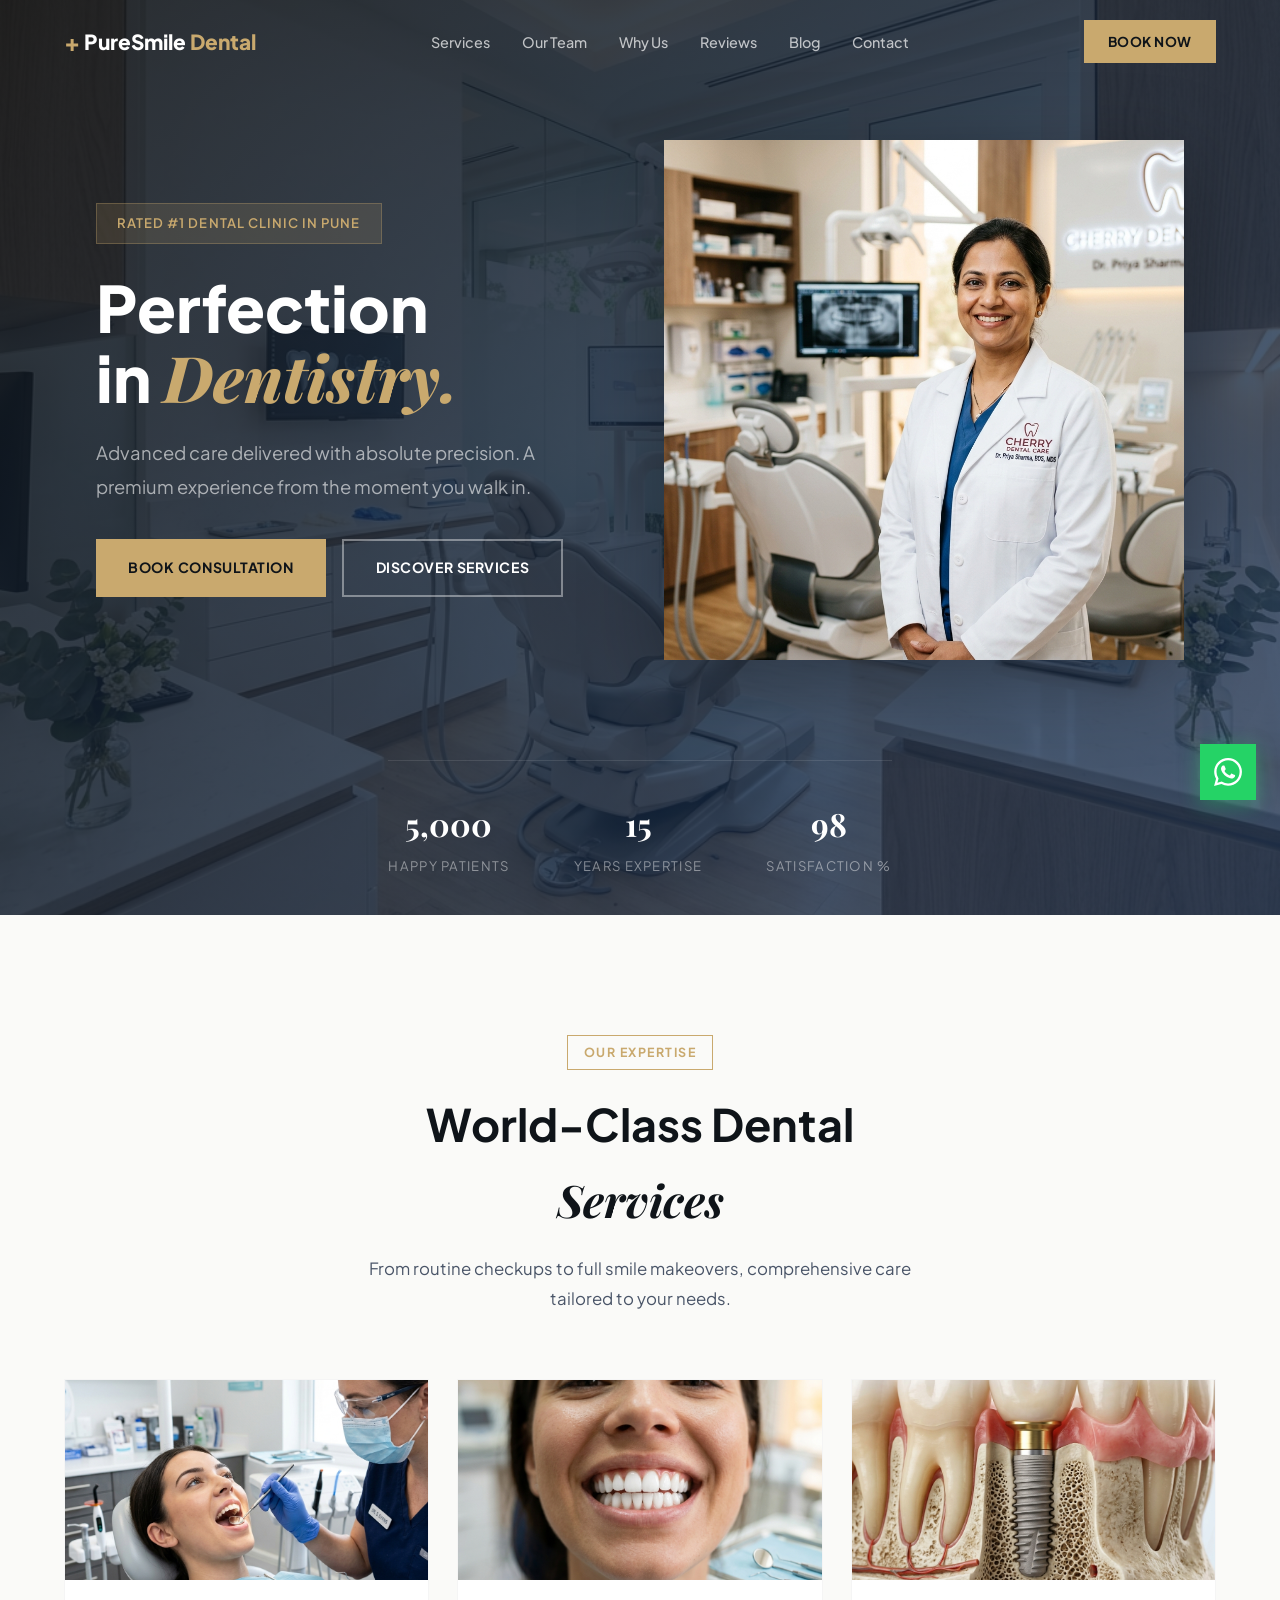
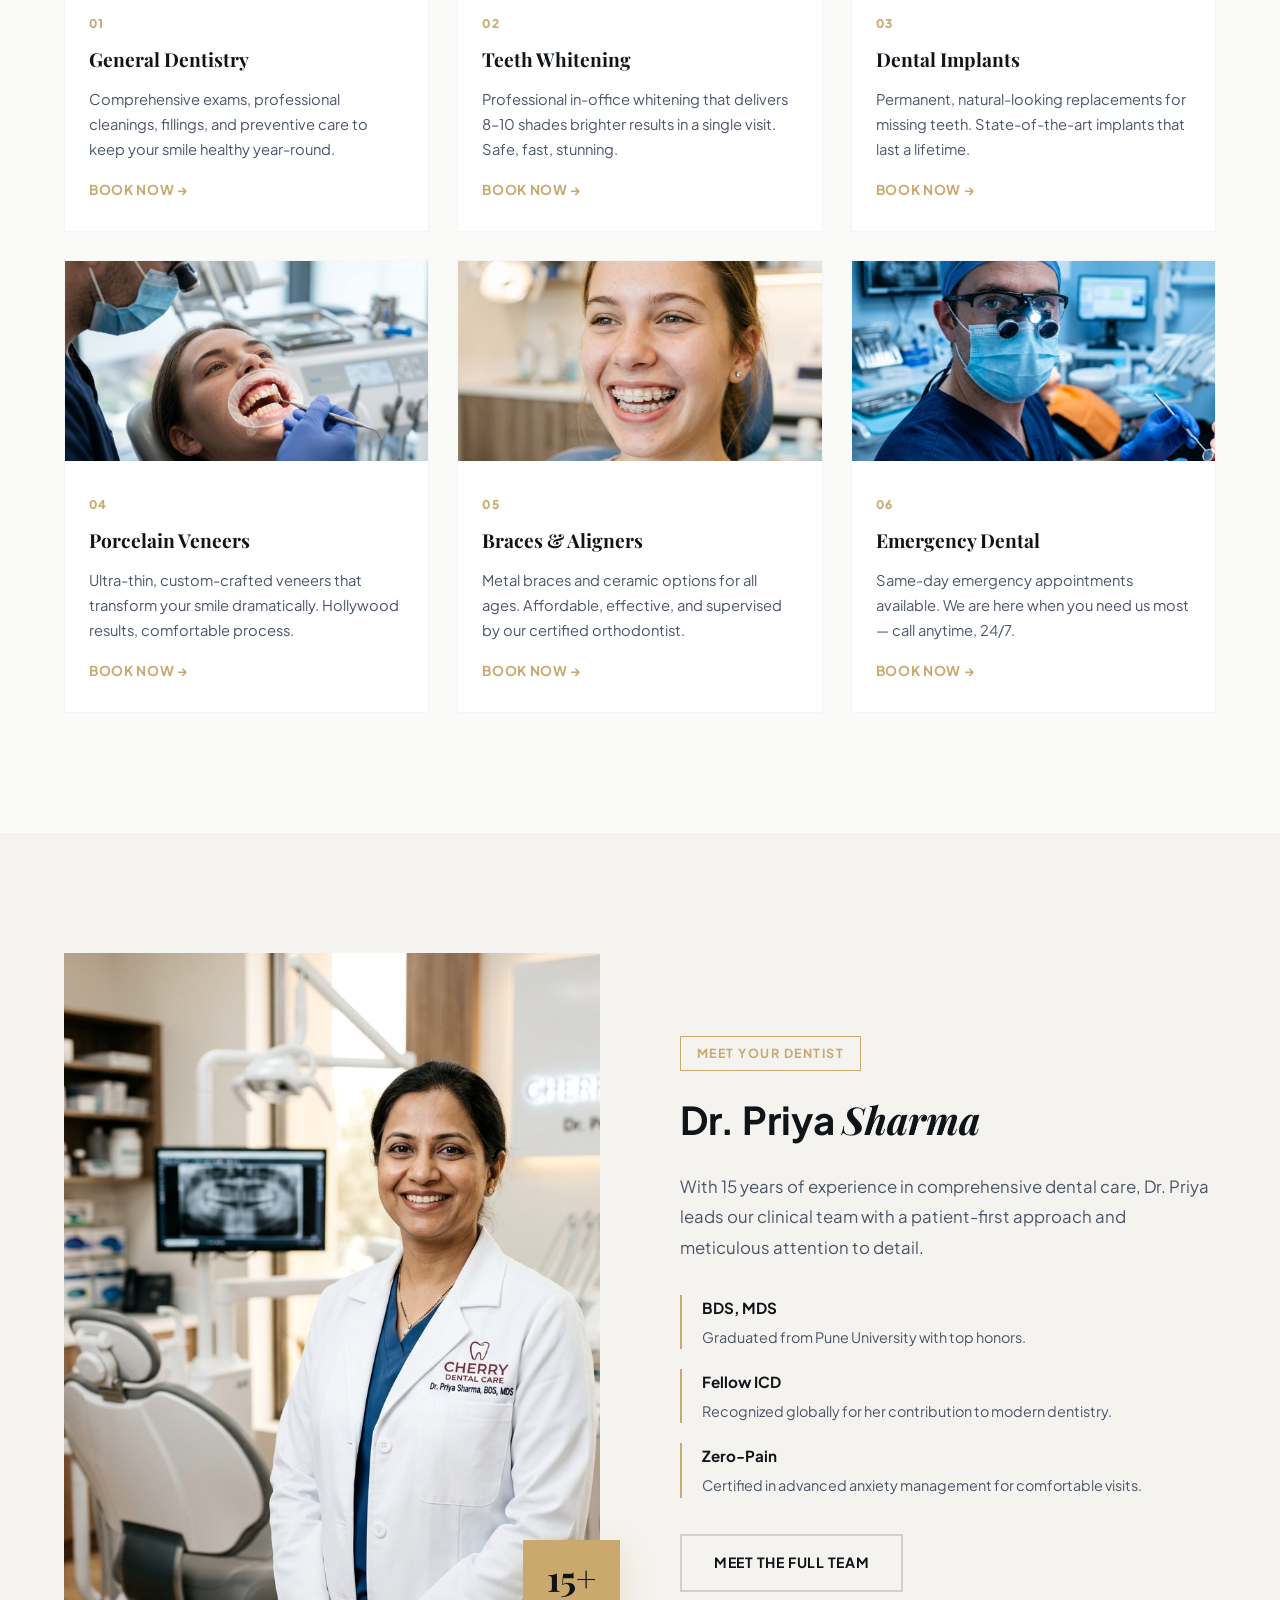
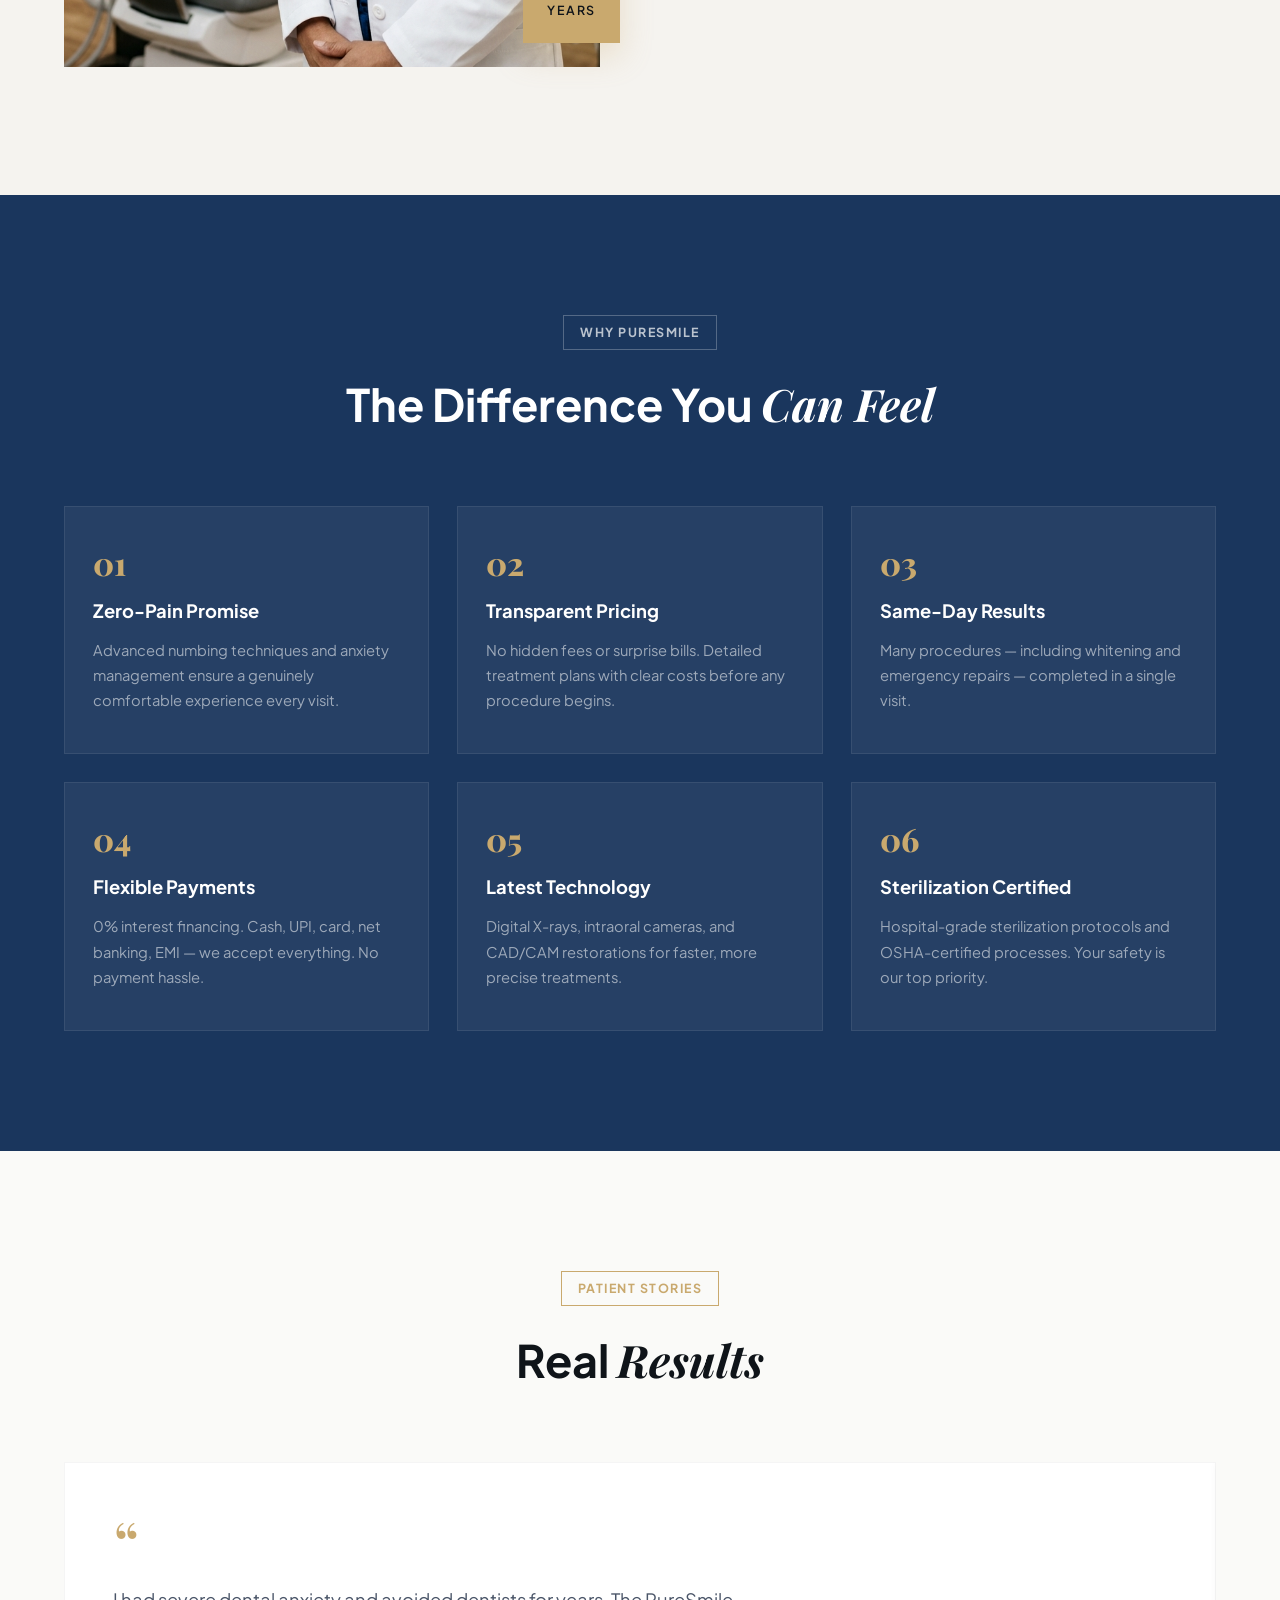
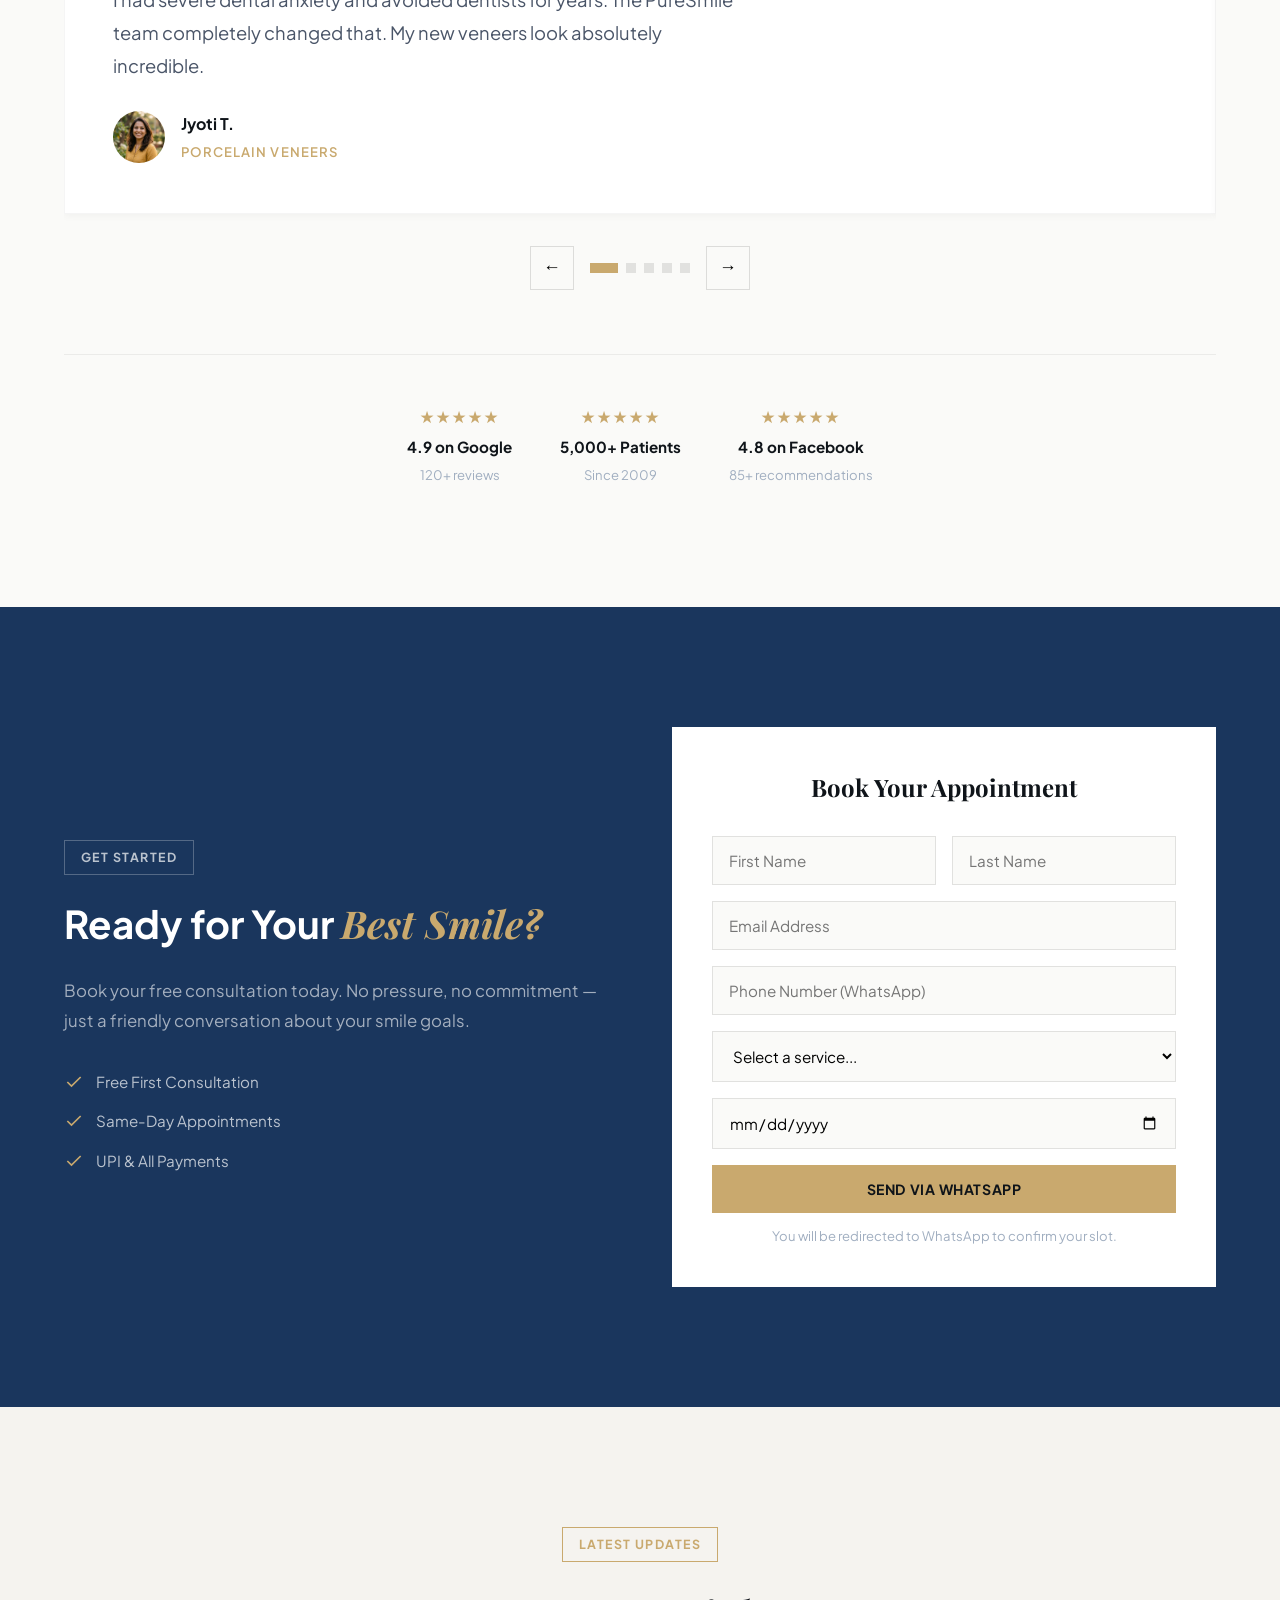
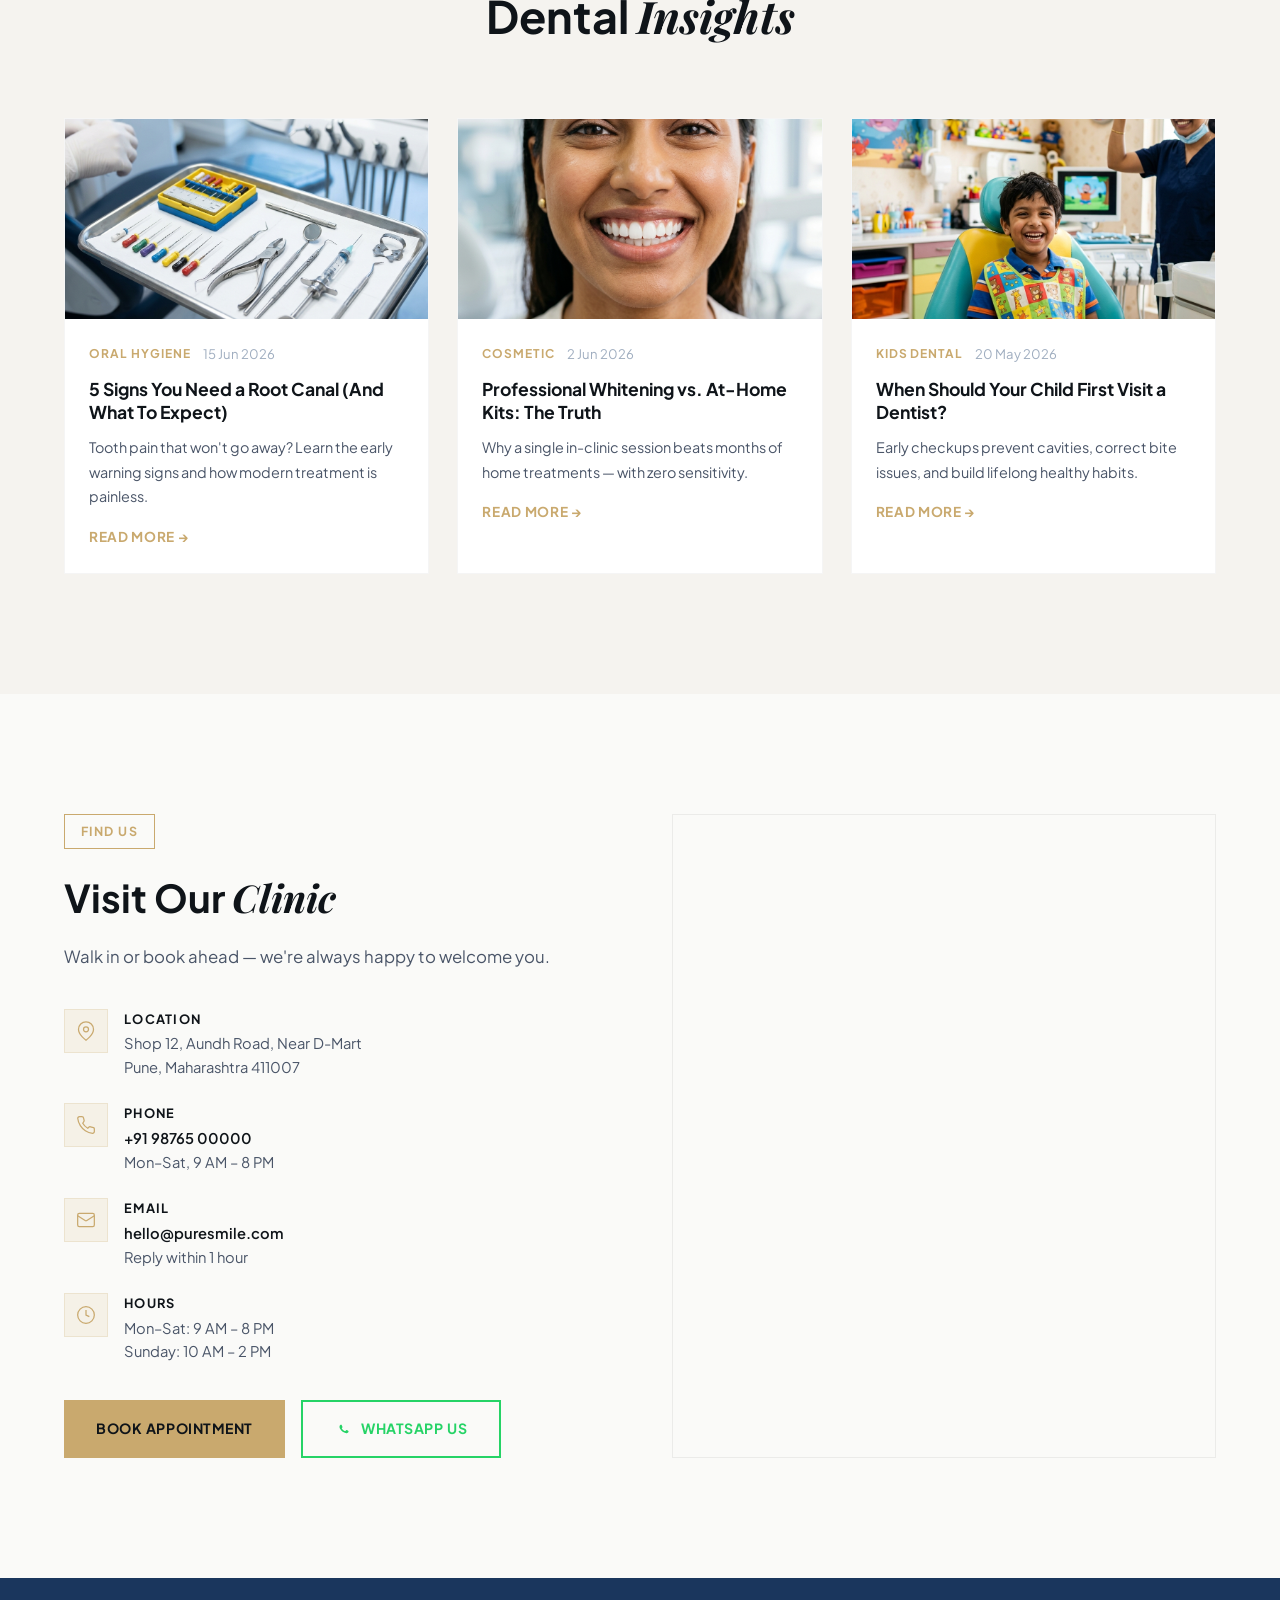
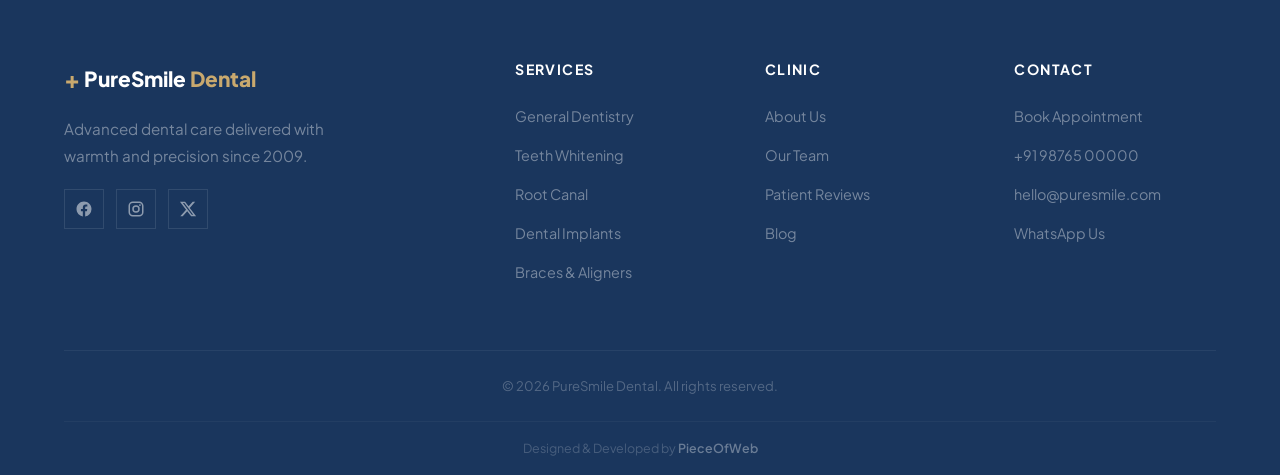
<file: index.html>
<!DOCTYPE html>
<html lang="en">
<head>
  <meta charset="UTF-8" />
  <meta name="viewport" content="width=device-width, initial-scale=1.0" />
  <title>PureSmile Dental | Advanced Dental Care in Pune</title>
  <meta name="description" content="PureSmile Dental offers advanced, compassionate dental care in Pune with cutting-edge technology. Book your appointment today for a healthier, brighter smile." />
  <link rel="canonical" href="https://pure-smile-dental.com/" />
  <meta property="og:type" content="website" />
  <meta property="og:url" content="https://pure-smile-dental.com/" />
  <meta property="og:title" content="PureSmile Dental | Advanced Dental Care in Pune" />
  <meta property="og:description" content="PureSmile Dental offers advanced, compassionate dental care in Pune with cutting-edge technology." />
  <meta property="og:image" content="https://pure-smile-dental.com/images/dental_hero_bg.png" />
  <meta property="twitter:card" content="summary_large_image" />

  <link rel="preconnect" href="https://fonts.googleapis.com" />
  <link rel="preconnect" href="https://fonts.gstatic.com" crossorigin />
  <link href="https://fonts.googleapis.com/css2?family=Plus+Jakarta+Sans:wght@300;400;500;600;700;800&family=Playfair+Display:ital,wght@0,400;0,500;0,600;0,700;1,400;1,500;1,600&display=swap" rel="stylesheet" />
  <link rel="icon" type="image/svg+xml" href="data:image/svg+xml,%3Csvg xmlns='http://www.w3.org/2000/svg' viewBox='0 0 100 100'%3E%3Cpath d='M50 8c-12 0-22 8-25 20-2 8 0 16 2 24 3 10 6 20 8 30 1 5 4 8 7 10 2 1 5 2 8 0 3-2 6-5 7-10 2-10 5-20 8-30 2-8 4-16 2-24C64 16 58 8 50 8z' fill='%231a365d'/%3E%3Ccircle cx='42' cy='30' r='4' fill='white' opacity='0.8'/%3E%3Ccircle cx='58' cy='30' r='4' fill='white' opacity='0.8'/%3E%3C/svg%3E" />
  <link rel="stylesheet" href="style.css" />
  <link rel="preload" as="image" href="images/dental_hero_bg.png" />

  <script type="application/ld+json">
  {
    "@context": "https://schema.org",
    "@type": "Dentist",
    "name": "PureSmile Dental",
    "image": "https://pure-smile-dental.com/images/dental_hero_bg.png",
    "url": "https://pure-smile-dental.com/",
    "telephone": "+919876500000",
    "address": {
      "@type": "PostalAddress",
      "streetAddress": "FC Road",
      "addressLocality": "Pune",
      "addressRegion": "Maharashtra",
      "postalCode": "411004",
      "addressCountry": "IN"
    },
    "openingHoursSpecification": {
      "@type": "OpeningHoursSpecification",
      "dayOfWeek": ["Monday","Tuesday","Wednesday","Thursday","Friday","Saturday"],
      "opens": "09:00",
      "closes": "20:00"
    }
  }
  </script>
</head>
<body>

  <!-- ===================== NAV ===================== -->
  <nav class="nav" id="navbar">
    <div class="container nav-inner">
      <a href="#" class="nav-logo"><span class="logo-icon">+</span> PureSmile<span class="logo-accent">Dental</span></a>
      <ul class="nav-links" id="navLinks">
        <li><a href="#services">Services</a></li>
        <li><a href="team.html">Our Team</a></li>
        <li><a href="#why-us">Why Us</a></li>
        <li><a href="#testimonials">Reviews</a></li>
        <li><a href="blog.html">Blog</a></li>
        <li><a href="#contact">Contact</a></li>
      </ul>
      <a href="#booking" class="nav-cta">Book Now</a>
      <button class="nav-hamburger" id="hamburger" aria-label="Open menu"><span></span><span></span><span></span></button>
    </div>
  </nav>

  <!-- ===================== HERO ===================== -->
  <section class="hero" id="home">
    <div class="hero-bg">
      <img src="images/dental_hero_bg.png" alt="PureSmile Dental Clinic" />
      <div class="hero-overlay"></div>
    </div>
    <div class="container hero-grid">
      <div class="hero-content">
        <span class="hero-badge">Rated #1 Dental Clinic in Pune</span>
        <h1>Perfection<br/>in <em>Dentistry.</em></h1>
        <p>Advanced care delivered with absolute precision. A premium experience from the moment you walk in.</p>
        <div class="hero-actions">
          <a href="#booking" class="btn btn-primary">Book Consultation</a>
          <a href="#services" class="btn btn-outline">Discover Services</a>
        </div>
      </div>
      <div class="hero-doctor">
        <img src="images/team_priya.png" alt="Dr. Priya Sharma" />
      </div>
    </div>
    <div class="hero-stats" id="heroStats">
      <div class="hero-stat"><strong class="stat-num" data-target="5000">0</strong><span>Happy Patients</span></div>
      <div class="hero-stat"><strong class="stat-num" data-target="15">0</strong><span>Years Expertise</span></div>
      <div class="hero-stat"><strong class="stat-num" data-target="98">0</strong><span>Satisfaction %</span></div>
    </div>
  </section>

  <!-- ===================== SERVICES ===================== -->
  <section class="section" id="services">
    <div class="container">
      <div class="section-header">
        <span class="tag">Our Expertise</span>
        <h2>World-Class Dental <em>Services</em></h2>
        <p>From routine checkups to full smile makeovers, comprehensive care tailored to your needs.</p>
      </div>
      <div class="services-grid">
        <div class="service-card reveal">
          <div class="service-img"><img loading="lazy" src="images/service_general.png" alt="General Dentistry" /></div>
          <div class="service-body">
            <span class="service-num">01</span>
            <h3>General Dentistry</h3>
            <p>Comprehensive exams, professional cleanings, fillings, and preventive care to keep your smile healthy year-round.</p>
            <a href="#booking" class="link-arrow">Book Now &rarr;</a>
          </div>
        </div>
        <div class="service-card reveal">
          <div class="service-img"><img loading="lazy" src="images/service_whitening.png" alt="Teeth Whitening" /></div>
          <div class="service-body">
            <span class="service-num">02</span>
            <h3>Teeth Whitening</h3>
            <p>Professional in-office whitening that delivers 8–10 shades brighter results in a single visit. Safe, fast, stunning.</p>
            <a href="#booking" class="link-arrow">Book Now &rarr;</a>
          </div>
        </div>
        <div class="service-card reveal">
          <div class="service-img"><img loading="lazy" src="images/service_implants.png" alt="Dental Implants" /></div>
          <div class="service-body">
            <span class="service-num">03</span>
            <h3>Dental Implants</h3>
            <p>Permanent, natural-looking replacements for missing teeth. State-of-the-art implants that last a lifetime.</p>
            <a href="#booking" class="link-arrow">Book Now &rarr;</a>
          </div>
        </div>
        <div class="service-card reveal">
          <div class="service-img"><img loading="lazy" src="images/service_veneers.png" alt="Porcelain Veneers" /></div>
          <div class="service-body">
            <span class="service-num">04</span>
            <h3>Porcelain Veneers</h3>
            <p>Ultra-thin, custom-crafted veneers that transform your smile dramatically. Hollywood results, comfortable process.</p>
            <a href="#booking" class="link-arrow">Book Now &rarr;</a>
          </div>
        </div>
        <div class="service-card reveal">
          <div class="service-img"><img loading="lazy" src="images/service_braces.png" alt="Braces and Aligners" /></div>
          <div class="service-body">
            <span class="service-num">05</span>
            <h3>Braces &amp; Aligners</h3>
            <p>Metal braces and ceramic options for all ages. Affordable, effective, and supervised by our certified orthodontist.</p>
            <a href="#booking" class="link-arrow">Book Now &rarr;</a>
          </div>
        </div>
        <div class="service-card reveal">
          <div class="service-img"><img loading="lazy" src="images/service_emergency.png" alt="Emergency Dental" /></div>
          <div class="service-body">
            <span class="service-num">06</span>
            <h3>Emergency Dental</h3>
            <p>Same-day emergency appointments available. We are here when you need us most — call anytime, 24/7.</p>
            <a href="#booking" class="link-arrow">Book Now &rarr;</a>
          </div>
        </div>
      </div>
    </div>
  </section>

  <!-- ===================== ABOUT ===================== -->
  <section class="section section-alt" id="about">
    <div class="container about-grid">
      <div class="about-image">
        <img loading="lazy" src="images/team_priya.png" alt="Dr. Priya Sharma" />
        <div class="about-badge"><strong>15+</strong><span>Years</span></div>
      </div>
      <div class="about-content">
        <span class="tag">Meet Your Dentist</span>
        <h2>Dr. Priya <em>Sharma</em></h2>
        <p class="about-lead">With 15 years of experience in comprehensive dental care, Dr. Priya leads our clinical team with a patient-first approach and meticulous attention to detail.</p>
        <div class="about-features">
          <div class="about-feature">
            <strong>BDS, MDS</strong>
            <p>Graduated from Pune University with top honors.</p>
          </div>
          <div class="about-feature">
            <strong>Fellow ICD</strong>
            <p>Recognized globally for her contribution to modern dentistry.</p>
          </div>
          <div class="about-feature">
            <strong>Zero-Pain</strong>
            <p>Certified in advanced anxiety management for comfortable visits.</p>
          </div>
        </div>
        <a href="team.html" class="btn btn-outline-dark">Meet the Full Team</a>
      </div>
    </div>
  </section>

  <!-- ===================== WHY US ===================== -->
  <section class="section section-dark" id="why-us">
    <div class="container">
      <div class="section-header section-header-light">
        <span class="tag tag-light">Why PureSmile</span>
        <h2>The Difference You <em>Can Feel</em></h2>
      </div>
      <div class="why-grid">
        <div class="why-card reveal">
          <span class="why-num">01</span>
          <h3>Zero-Pain Promise</h3>
          <p>Advanced numbing techniques and anxiety management ensure a genuinely comfortable experience every visit.</p>
        </div>
        <div class="why-card reveal">
          <span class="why-num">02</span>
          <h3>Transparent Pricing</h3>
          <p>No hidden fees or surprise bills. Detailed treatment plans with clear costs before any procedure begins.</p>
        </div>
        <div class="why-card reveal">
          <span class="why-num">03</span>
          <h3>Same-Day Results</h3>
          <p>Many procedures — including whitening and emergency repairs — completed in a single visit.</p>
        </div>
        <div class="why-card reveal">
          <span class="why-num">04</span>
          <h3>Flexible Payments</h3>
          <p>0% interest financing. Cash, UPI, card, net banking, EMI — we accept everything. No payment hassle.</p>
        </div>
        <div class="why-card reveal">
          <span class="why-num">05</span>
          <h3>Latest Technology</h3>
          <p>Digital X-rays, intraoral cameras, and CAD/CAM restorations for faster, more precise treatments.</p>
        </div>
        <div class="why-card reveal">
          <span class="why-num">06</span>
          <h3>Sterilization Certified</h3>
          <p>Hospital-grade sterilization protocols and OSHA-certified processes. Your safety is our top priority.</p>
        </div>
      </div>
    </div>
  </section>

  <!-- ===================== TESTIMONIALS ===================== -->
  <section class="section" id="testimonials">
    <div class="container">
      <div class="section-header">
        <span class="tag">Patient Stories</span>
        <h2>Real <em>Results</em></h2>
      </div>
      <div class="testimonials-slider">
        <div class="testimonials-track" id="testimonialsTrack">
          <div class="testimonial-card">
            <div class="t-quote">&ldquo;</div>
            <p>I had severe dental anxiety and avoided dentists for years. The PureSmile team completely changed that. My new veneers look absolutely incredible.</p>
            <div class="t-author">
              <img loading="lazy" src="images/patient_jyoti.png" alt="Jyoti T." />
              <div><strong>Jyoti T.</strong><span>Porcelain Veneers</span></div>
            </div>
          </div>
          <div class="testimonial-card">
            <div class="t-quote">&ldquo;</div>
            <p>Got braces done here at 32 and it has been life-changing. 14 months later and I have the perfectly aligned smile I always wanted. Worth every rupee!</p>
            <div class="t-author">
              <img loading="lazy" src="images/patient_mihir.png" alt="Mihir R." />
              <div><strong>Mihir R.</strong><span>Braces &amp; Aligners</span></div>
            </div>
          </div>
          <div class="testimonial-card">
            <div class="t-quote">&ldquo;</div>
            <p>Had a dental emergency on a Sunday. Called PureSmile and they had me in within 2 hours. Fixed it same-day, no pain. Simply the best.</p>
            <div class="t-author">
              <img loading="lazy" src="images/patient_anika.png" alt="Anika S." />
              <div><strong>Anika S.</strong><span>Emergency Dental</span></div>
            </div>
          </div>
          <div class="testimonial-card">
            <div class="t-quote">&ldquo;</div>
            <p>The teeth whitening results were beyond what I expected. In one session my teeth went from coffee-stained to movie-star white.</p>
            <div class="t-author">
              <img loading="lazy" src="images/patient_dev.png" alt="Dev K." />
              <div><strong>Dev K.</strong><span>Whitening</span></div>
            </div>
          </div>
          <div class="testimonial-card">
            <div class="t-quote">&ldquo;</div>
            <p>Two implants done here and I could not be happier. Completely natural feeling. The payment plan made it affordable. Best investment ever.</p>
            <div class="t-author">
              <img loading="lazy" src="images/patient_lata.png" alt="Lata M." />
              <div><strong>Lata M.</strong><span>Dental Implants</span></div>
            </div>
          </div>
        </div>
        <div class="testimonials-controls">
          <button class="t-btn" id="tPrev" aria-label="Previous">&larr;</button>
          <div class="t-dots" id="tDots"></div>
          <button class="t-btn" id="tNext" aria-label="Next">&rarr;</button>
        </div>
      </div>
      <!-- Social Proof -->
      <div class="trust-row">
        <div class="trust-badge">
          <div class="trust-stars">&#9733;&#9733;&#9733;&#9733;&#9733;</div>
          <strong>4.9 on Google</strong>
          <span>120+ reviews</span>
        </div>
        <div class="trust-badge">
          <div class="trust-stars">&#9733;&#9733;&#9733;&#9733;&#9733;</div>
          <strong>5,000+ Patients</strong>
          <span>Since 2009</span>
        </div>
        <div class="trust-badge">
          <div class="trust-stars">&#9733;&#9733;&#9733;&#9733;&#9733;</div>
          <strong>4.8 on Facebook</strong>
          <span>85+ recommendations</span>
        </div>
      </div>
    </div>
  </section>

  <!-- ===================== BOOKING ===================== -->
  <section class="section section-booking" id="booking">
    <div class="container booking-grid">
      <div class="booking-content">
        <span class="tag tag-light">Get Started</span>
        <h2>Ready for Your <em>Best Smile?</em></h2>
        <p>Book your free consultation today. No pressure, no commitment — just a friendly conversation about your smile goals.</p>
        <div class="booking-perks">
          <div class="perk"><svg viewBox="0 0 24 24" fill="none" stroke="currentColor" stroke-width="2"><polyline points="20 6 9 17 4 12"/></svg>Free First Consultation</div>
          <div class="perk"><svg viewBox="0 0 24 24" fill="none" stroke="currentColor" stroke-width="2"><polyline points="20 6 9 17 4 12"/></svg>Same-Day Appointments</div>
          <div class="perk"><svg viewBox="0 0 24 24" fill="none" stroke="currentColor" stroke-width="2"><polyline points="20 6 9 17 4 12"/></svg>UPI &amp; All Payments</div>
        </div>
      </div>
      <div class="booking-form-wrap">
        <form class="booking-form" id="bookingForm" novalidate>
          <h3>Book Your Appointment</h3>
          <div class="form-row">
            <div class="form-group"><input type="text" id="fname" placeholder="First Name" required /></div>
            <div class="form-group"><input type="text" id="lname" placeholder="Last Name" required /></div>
          </div>
          <div class="form-group"><input type="email" id="email" placeholder="Email Address" required /></div>
          <div class="form-group"><input type="tel" id="phone" placeholder="Phone Number (WhatsApp)" required /></div>
          <div class="form-group">
            <select id="service">
              <option value="">Select a service...</option>
              <option>General Checkup &amp; Cleaning</option>
              <option>Teeth Whitening</option>
              <option>Root Canal Treatment</option>
              <option>Dental Implants</option>
              <option>Porcelain Veneers</option>
              <option>Braces &amp; Aligners</option>
              <option>Emergency Dental Care</option>
            </select>
          </div>
          <div class="form-group"><input type="date" id="apptdate" /></div>
          <button type="submit" class="btn btn-primary btn-full" id="submitBtn">Send via WhatsApp</button>
          <p class="form-note">You will be redirected to WhatsApp to confirm your slot.</p>
        </form>
        <div class="booking-success" id="bookingSuccess" style="display:none;">
          <h3>You're All Set!</h3>
          <p>We've received your request and will call to confirm within 2 hours.</p>
        </div>
      </div>
    </div>
  </section>

  <!-- ===================== BLOG ===================== -->
  <section class="section section-alt" id="blog">
    <div class="container">
      <div class="section-header">
        <span class="tag">Latest Updates</span>
        <h2>Dental <em>Insights</em></h2>
      </div>
      <div class="blog-grid">
        <article class="blog-card reveal">
          <div class="blog-img"><img loading="lazy" src="images/blog_root_canal.png" alt="Root Canal" /></div>
          <div class="blog-body">
            <div class="blog-meta"><span class="blog-tag">Oral Hygiene</span><span class="blog-date">15 Jun 2026</span></div>
            <h3>5 Signs You Need a Root Canal (And What To Expect)</h3>
            <p>Tooth pain that won't go away? Learn the early warning signs and how modern treatment is painless.</p>
            <a href="blog-root-canal.html" class="link-arrow">Read More &rarr;</a>
          </div>
        </article>
        <article class="blog-card reveal">
          <div class="blog-img"><img loading="lazy" src="images/blog_whitening.png" alt="Teeth Whitening" /></div>
          <div class="blog-body">
            <div class="blog-meta"><span class="blog-tag">Cosmetic</span><span class="blog-date">2 Jun 2026</span></div>
            <h3>Professional Whitening vs. At-Home Kits: The Truth</h3>
            <p>Why a single in-clinic session beats months of home treatments — with zero sensitivity.</p>
            <a href="blog-whitening.html" class="link-arrow">Read More &rarr;</a>
          </div>
        </article>
        <article class="blog-card reveal">
          <div class="blog-img"><img loading="lazy" src="images/blog_kids.png" alt="Kids Dental" /></div>
          <div class="blog-body">
            <div class="blog-meta"><span class="blog-tag">Kids Dental</span><span class="blog-date">20 May 2026</span></div>
            <h3>When Should Your Child First Visit a Dentist?</h3>
            <p>Early checkups prevent cavities, correct bite issues, and build lifelong healthy habits.</p>
            <a href="blog-kids-dental.html" class="link-arrow">Read More &rarr;</a>
          </div>
        </article>
      </div>
    </div>
  </section>

  <!-- ===================== CONTACT ===================== -->
  <section class="section" id="contact">
    <div class="container">
      <div class="contact-grid">
        <div class="contact-info">
          <span class="tag">Find Us</span>
          <h2>Visit Our <em>Clinic</em></h2>
          <p class="contact-lead">Walk in or book ahead — we're always happy to welcome you.</p>
          <div class="contact-items">
            <div class="contact-item">
              <div class="contact-icon"><svg viewBox="0 0 24 24" fill="none" stroke="currentColor" stroke-width="1.5"><path d="M21 10c0 7-9 13-9 13s-9-6-9-13a9 9 0 0118 0z"/><circle cx="12" cy="10" r="3"/></svg></div>
              <div><strong>Location</strong><p>Shop 12, Aundh Road, Near D-Mart<br/>Pune, Maharashtra 411007</p></div>
            </div>
            <div class="contact-item">
              <div class="contact-icon"><svg viewBox="0 0 24 24" fill="none" stroke="currentColor" stroke-width="1.5"><path d="M22 16.92v3a2 2 0 01-2.18 2 19.79 19.79 0 01-8.63-3.07 19.5 19.5 0 01-6-6 19.79 19.79 0 01-3.07-8.67A2 2 0 014.11 2h3a2 2 0 012 1.72c.12.8.3 1.57.56 2.3a2 2 0 01-.45 2.11L8.09 9.91a16 16 0 006 6l1.27-1.27a2 2 0 012.11-.45c.73.26 1.5.44 2.3.56A2 2 0 0122 16.92z"/></svg></div>
              <div><strong>Phone</strong><p><a href="tel:+919876500000">+91 98765 00000</a><br/>Mon–Sat, 9 AM – 8 PM</p></div>
            </div>
            <div class="contact-item">
              <div class="contact-icon"><svg viewBox="0 0 24 24" fill="none" stroke="currentColor" stroke-width="1.5"><rect x="2" y="4" width="20" height="16" rx="2"/><path d="M22 7l-8.97 5.7a1.94 1.94 0 01-2.06 0L2 7"/></svg></div>
              <div><strong>Email</strong><p><a href="mailto:hello@puresmile.com">hello@puresmile.com</a><br/>Reply within 1 hour</p></div>
            </div>
            <div class="contact-item">
              <div class="contact-icon"><svg viewBox="0 0 24 24" fill="none" stroke="currentColor" stroke-width="1.5"><circle cx="12" cy="12" r="10"/><polyline points="12 6 12 12 16 14"/></svg></div>
              <div><strong>Hours</strong><p>Mon–Sat: 9 AM – 8 PM<br/>Sunday: 10 AM – 2 PM</p></div>
            </div>
          </div>
          <div class="contact-actions">
            <a href="#booking" class="btn btn-primary">Book Appointment</a>
            <a href="https://wa.me/919876500000" class="btn btn-wa" target="_blank" rel="noopener">
              <svg viewBox="0 0 24 24" fill="currentColor" width="18" height="18"><path d="M17.472 14.382c-.297-.149-1.758-.867-2.03-.967-.273-.099-.471-.148-.67.15-.197.297-.767.966-.94 1.164-.173.199-.347.223-.644.075-.297-.15-1.255-.463-2.39-1.475-.883-.788-1.48-1.761-1.653-2.059-.173-.297-.018-.458.13-.606.134-.133.298-.347.446-.52.149-.174.198-.298.298-.497.099-.198.05-.371-.025-.52-.075-.149-.669-1.612-.916-2.207-.242-.579-.487-.5-.669-.51-.173-.008-.371-.01-.57-.01-.198 0-.52.074-.792.372-.272.297-1.04 1.016-1.04 2.479 0 1.462 1.065 2.875 1.213 3.074.149.198 2.096 3.2 5.077 4.487.709.306 1.262.489 1.694.625.712.227 1.36.195 1.871.118.571-.085 1.758-.719 2.006-1.413.248-.694.248-1.289.173-1.413-.074-.124-.272-.198-.57-.347z"/></svg>
              WhatsApp Us
            </a>
          </div>
        </div>
        <div class="contact-map">
          <iframe title="PureSmile Dental Location" src="https://www.google.com/maps/embed?pb=!1m18!1m12!1m3!1d3781.5955!2d73.8076!3d18.5588!2m3!1f0!2f0!3f0!3m2!1i1024!2i768!4f13.1!3m3!1m2!1s0x3bc2b9b9b9b9b9b9%3A0x1!2sAundh%2C+Pune%2C+Maharashtra!5e0!3m2!1sen!2sin!4v1700000000000" width="100%" height="100%" allowfullscreen loading="lazy" referrerpolicy="no-referrer-when-downgrade"></iframe>
        </div>
      </div>
    </div>
  </section>

  <!-- ===================== FOOTER ===================== -->
  <footer class="footer">
    <div class="container">
      <div class="footer-grid">
        <div class="footer-brand">
          <a href="#" class="nav-logo"><span class="logo-icon">+</span> PureSmile<span class="logo-accent">Dental</span></a>
          <p>Advanced dental care delivered with warmth and precision since 2009.</p>
          <div class="footer-social">
            <a href="#" aria-label="Facebook"><svg viewBox="0 0 24 24"><path d="M12 2.04C6.5 2.04 2 6.53 2 12.06C2 17.06 5.66 21.21 10.44 21.96V14.96H7.9V12.06H10.44V9.85C10.44 7.34 11.93 5.96 14.22 5.96C15.31 5.96 16.45 6.15 16.45 6.15V8.62H15.19C13.95 8.62 13.56 9.39 13.56 10.18V12.06H16.34L15.89 14.96H13.56V21.96A10 10 0 0022 12.06C22 6.53 17.5 2.04 12 2.04Z" fill="currentColor"/></svg></a>
            <a href="#" aria-label="Instagram"><svg viewBox="0 0 24 24"><path d="M7.8 2h8.4C19.4 2 22 4.6 22 7.8v8.4a5.8 5.8 0 01-5.8 5.8H7.8C4.6 22 2 19.4 2 16.2V7.8A5.8 5.8 0 017.8 2m-.2 2A3.6 3.6 0 004 7.6v8.8C4 18.39 5.61 20 7.6 20h8.8a3.6 3.6 0 003.6-3.6V7.6C20 5.61 18.39 4 16.4 4H7.6m9.65 1.5a1.25 1.25 0 110 2.5 1.25 1.25 0 010-2.5M12 7a5 5 0 110 10 5 5 0 010-10m0 2a3 3 0 100 6 3 3 0 000-6z" fill="currentColor"/></svg></a>
            <a href="#" aria-label="Twitter / X"><svg viewBox="0 0 24 24"><path d="M18.244 2.25h3.308l-7.227 8.26 8.502 11.24H16.17l-5.214-6.817L4.99 21.75H1.68l7.73-8.835L1.254 2.25H8.08l4.713 6.231zm-1.161 17.52h1.833L7.084 4.126H5.117z" fill="currentColor"/></svg></a>
          </div>
        </div>
        <div class="footer-links"><h4>Services</h4><ul><li><a href="#services">General Dentistry</a></li><li><a href="#services">Teeth Whitening</a></li><li><a href="blog-root-canal.html">Root Canal</a></li><li><a href="#services">Dental Implants</a></li><li><a href="#services">Braces &amp; Aligners</a></li></ul></div>
        <div class="footer-links"><h4>Clinic</h4><ul><li><a href="#about">About Us</a></li><li><a href="team.html">Our Team</a></li><li><a href="#testimonials">Patient Reviews</a></li><li><a href="blog.html">Blog</a></li></ul></div>
        <div class="footer-links"><h4>Contact</h4><ul><li><a href="#booking">Book Appointment</a></li><li><a href="tel:+919876500000">+91 98765 00000</a></li><li><a href="mailto:hello@puresmile.com">hello@puresmile.com</a></li><li><a href="https://wa.me/919876500000" target="_blank">WhatsApp Us</a></li></ul></div>
      </div>
      <div class="footer-bottom"><p>&copy; 2026 PureSmile Dental. All rights reserved.</p></div>
      <div class="powered-by">Designed &amp; Developed by <a href="https://pieceofweb.com" target="_blank" rel="noopener">PieceOfWeb</a></div>
    </div>
  </footer>

  <!-- Mobile Sticky CTA -->
  <div class="mobile-cta">
    <a href="tel:+919876500000" class="mobile-cta-btn"><svg viewBox="0 0 24 24" fill="none" stroke="currentColor" stroke-width="2"><path d="M22 16.92v3a2 2 0 01-2.18 2 19.79 19.79 0 01-8.63-3.07 19.5 19.5 0 01-6-6 19.79 19.79 0 01-3.07-8.67A2 2 0 014.11 2h3a2 2 0 012 1.72 12.84 12.84 0 00.7 2.81 2 2 0 01-.45 2.11L8.09 9.91a16 16 0 006 6l1.27-1.27a2 2 0 012.11-.45 12.84 12.84 0 002.81.7A2 2 0 0122 16.92z"/></svg>Call</a>
    <a href="#booking" class="mobile-cta-btn"><svg viewBox="0 0 24 24" fill="none" stroke="currentColor" stroke-width="2"><rect x="3" y="4" width="18" height="18" rx="2"/><line x1="16" y1="2" x2="16" y2="6"/><line x1="8" y1="2" x2="8" y2="6"/><line x1="3" y1="10" x2="21" y2="10"/></svg>Book</a>
    <a href="https://wa.me/919876500000" class="mobile-cta-btn cta-wa" target="_blank" rel="noopener"><svg viewBox="0 0 24 24" fill="currentColor"><path d="M17.472 14.382c-.297-.149-1.758-.867-2.03-.967-.273-.099-.471-.148-.67.15-.197.297-.767.966-.94 1.164-.173.199-.347.223-.644.075-.297-.15-1.255-.463-2.39-1.475-.883-.788-1.48-1.761-1.653-2.059-.173-.297-.018-.458.13-.606.134-.133.298-.347.446-.52.149-.174.198-.298.298-.497.099-.198.05-.371-.025-.52-.075-.149-.669-1.612-.916-2.207-.242-.579-.487-.5-.669-.51-.173-.008-.371-.01-.57-.01-.198 0-.52.074-.792.372-.272.297-1.04 1.016-1.04 2.479 0 1.462 1.065 2.875 1.213 3.074.149.198 2.096 3.2 5.077 4.487.709.306 1.262.489 1.694.625.712.227 1.36.195 1.871.118.571-.085 1.758-.719 2.006-1.413.248-.694.248-1.289.173-1.413-.074-.124-.272-.198-.57-.347z"/></svg>WhatsApp</a>
  </div>

  <!-- WhatsApp Float -->
  <a href="https://wa.me/919876500000?text=Hi%20PureSmile%20Dental!%20I%20would%20like%20to%20book%20an%20appointment." class="whatsapp-float" target="_blank" rel="noopener" aria-label="Chat on WhatsApp">
    <svg xmlns="http://www.w3.org/2000/svg" width="28" height="28" viewBox="0 0 24 24" fill="white"><path d="M17.472 14.382c-.297-.149-1.758-.867-2.03-.967-.273-.099-.471-.148-.67.15-.197.297-.767.966-.94 1.164-.173.199-.347.223-.644.075-.297-.15-1.255-.463-2.39-1.475-.883-.788-1.48-1.761-1.653-2.059-.173-.297-.018-.458.13-.606.134-.133.298-.347.446-.52.149-.174.198-.298.298-.497.099-.198.05-.371-.025-.52-.075-.149-.669-1.612-.916-2.207-.242-.579-.487-.5-.669-.51-.173-.008-.371-.01-.57-.01-.198 0-.52.074-.792.372-.272.297-1.04 1.016-1.04 2.479 0 1.462 1.065 2.875 1.213 3.074.149.198 2.096 3.2 5.077 4.487.709.306 1.262.489 1.694.625.712.227 1.36.195 1.871.118.571-.085 1.758-.719 2.006-1.413.248-.694.248-1.289.173-1.413-.074-.124-.272-.198-.57-.347m-5.421 7.403h-.004a9.87 9.87 0 01-5.031-1.378l-.361-.214-3.741.982.998-3.648-.235-.374a9.86 9.86 0 01-1.51-5.26c.001-5.45 4.436-9.884 9.888-9.884 2.64 0 5.122 1.03 6.988 2.898a9.825 9.825 0 012.893 6.994c-.003 5.45-4.437 9.884-9.885 9.884m8.413-18.297A11.815 11.815 0 0012.05 0C5.495 0 .16 5.335.157 11.892c0 2.096.547 4.142 1.588 5.945L.057 24l6.305-1.654a11.882 11.882 0 005.683 1.448h.005c6.554 0 11.89-5.335 11.893-11.893a11.821 11.821 0 00-3.48-8.413Z"/></svg>
  </a>

  <script src="script.js"></script>
</body>
</html>
</file>
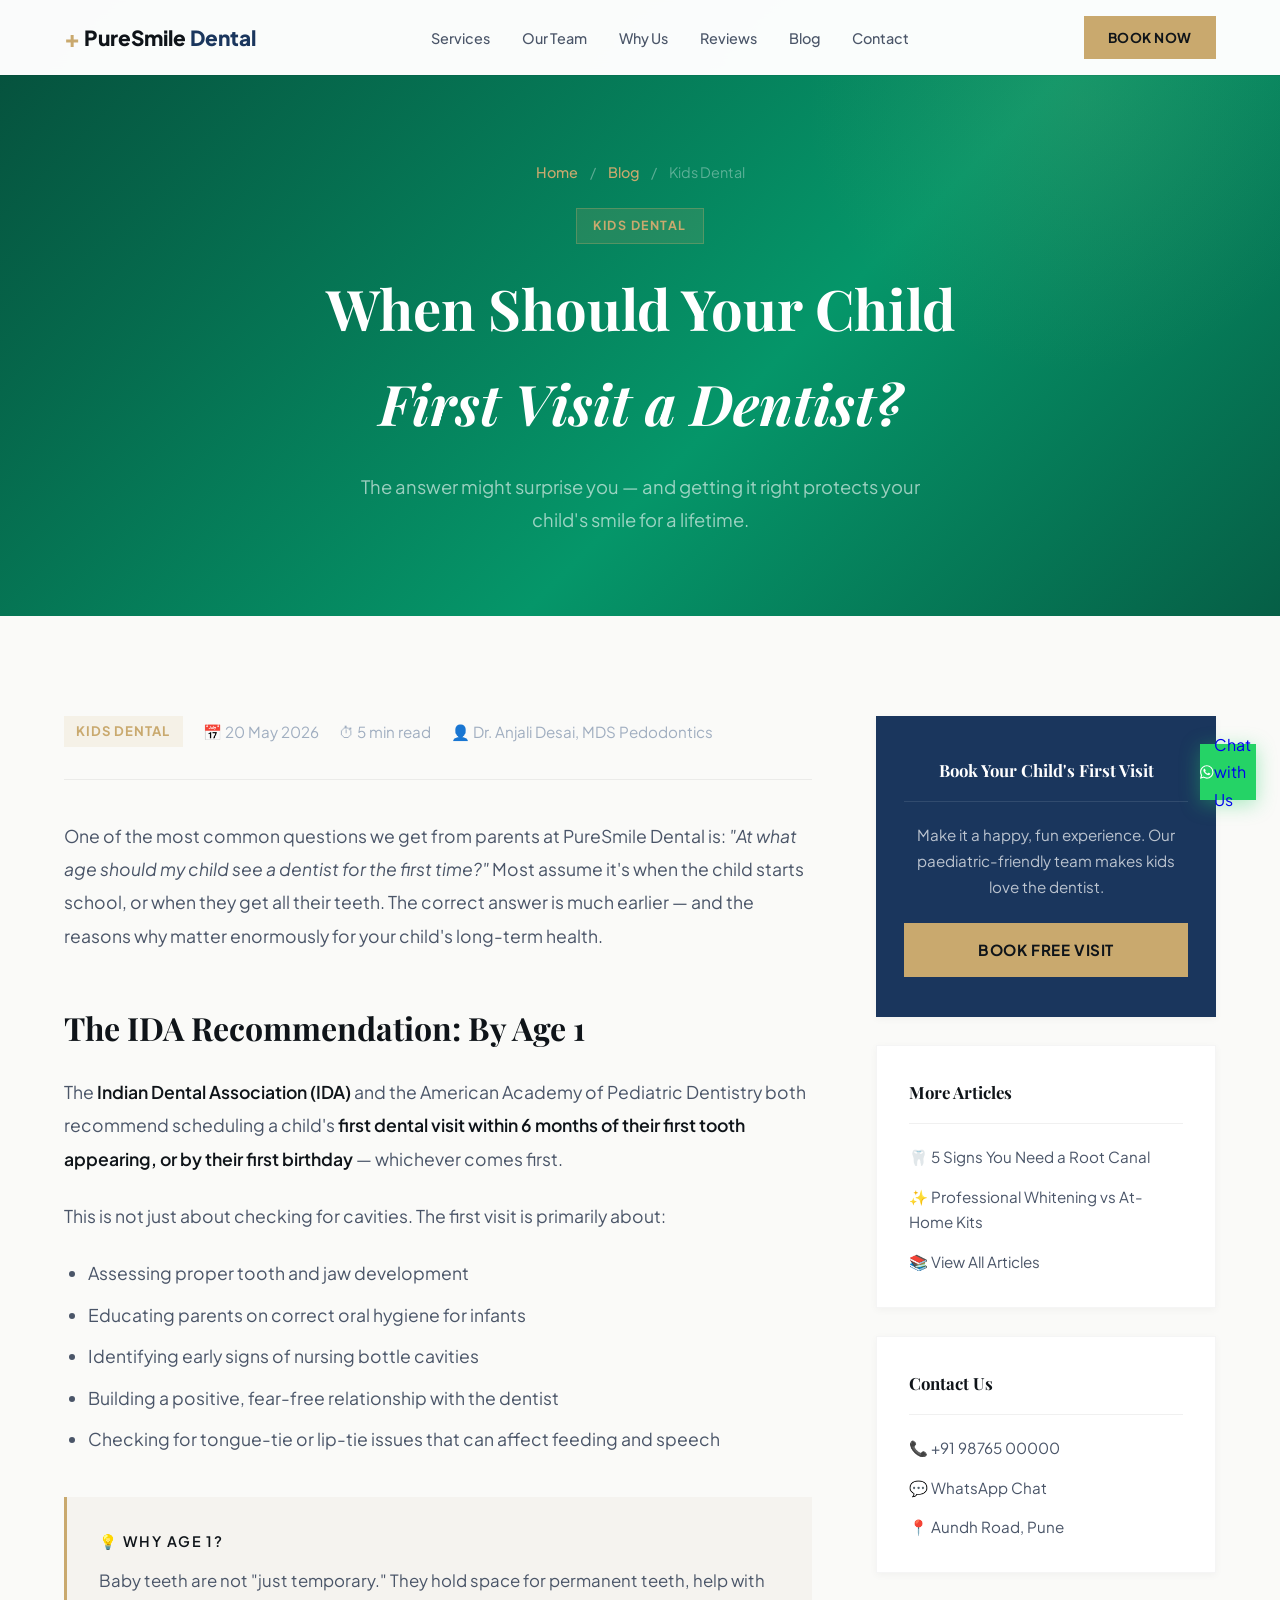
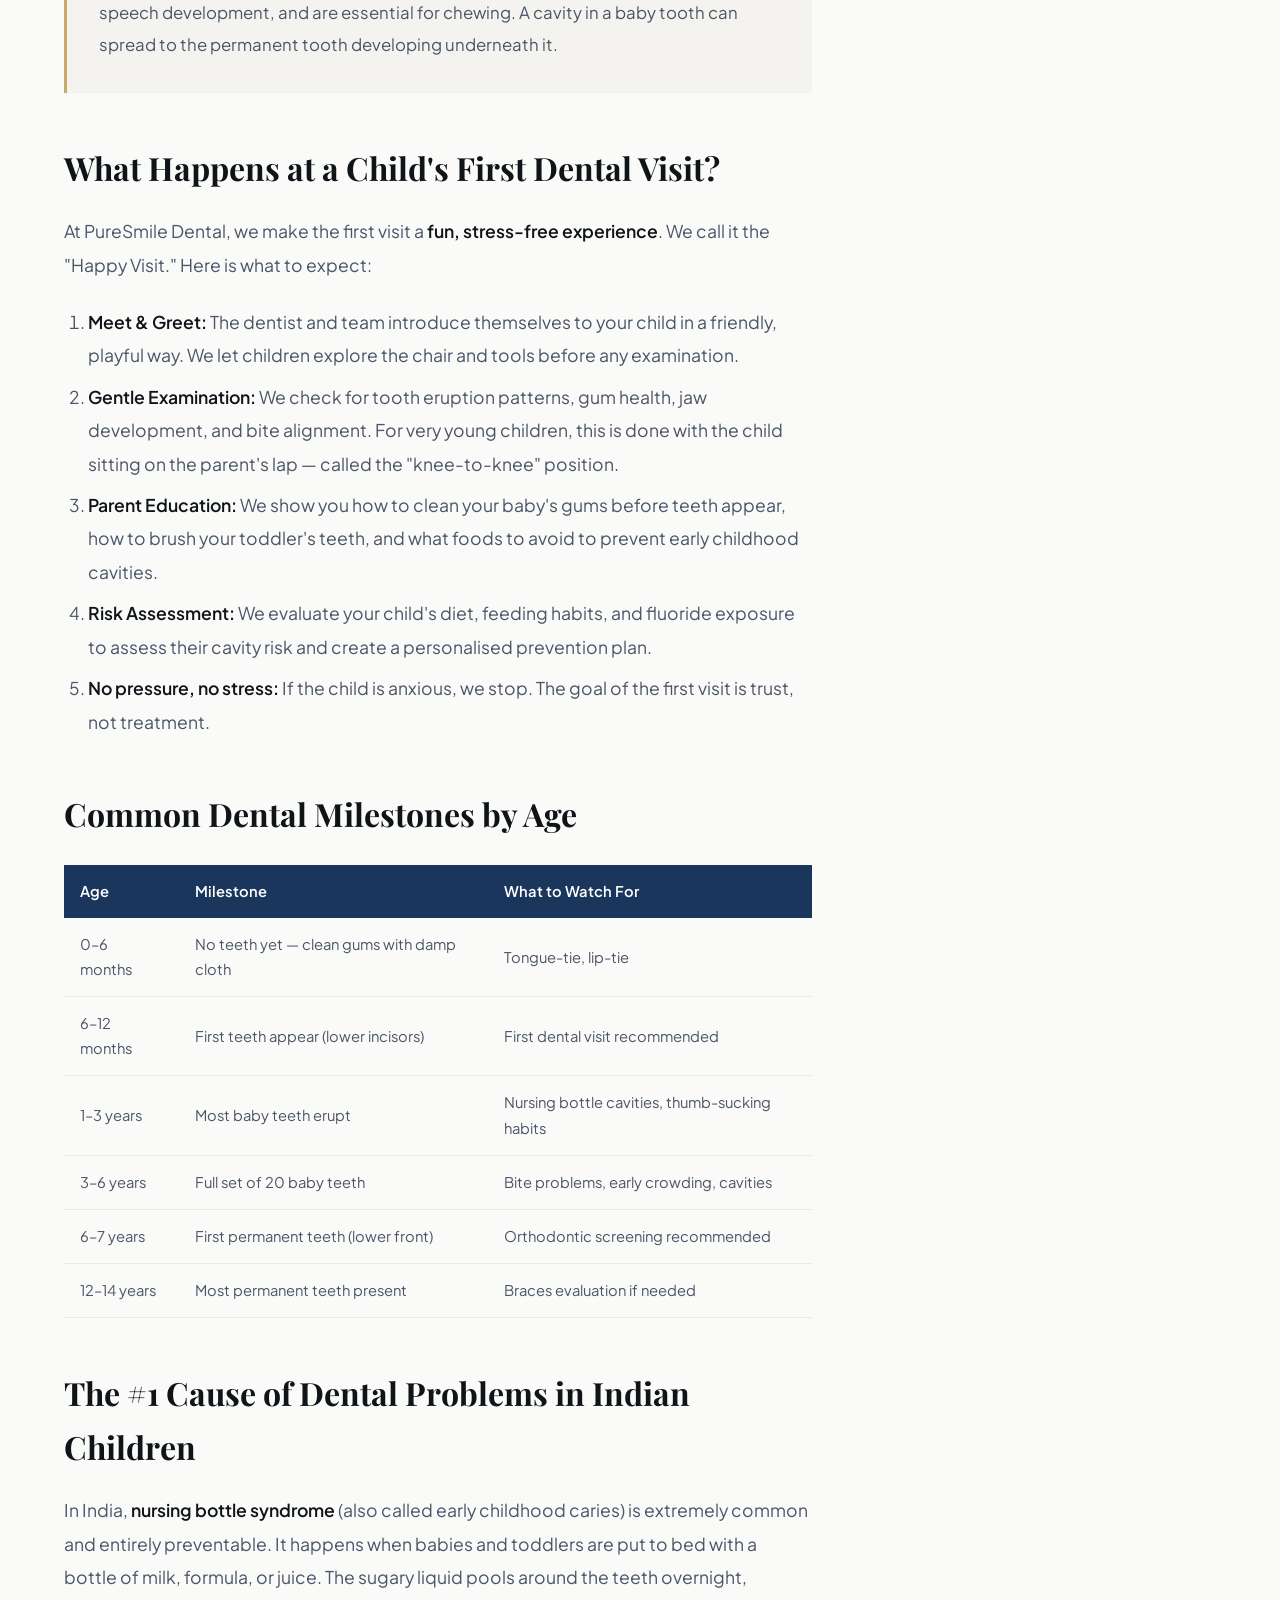
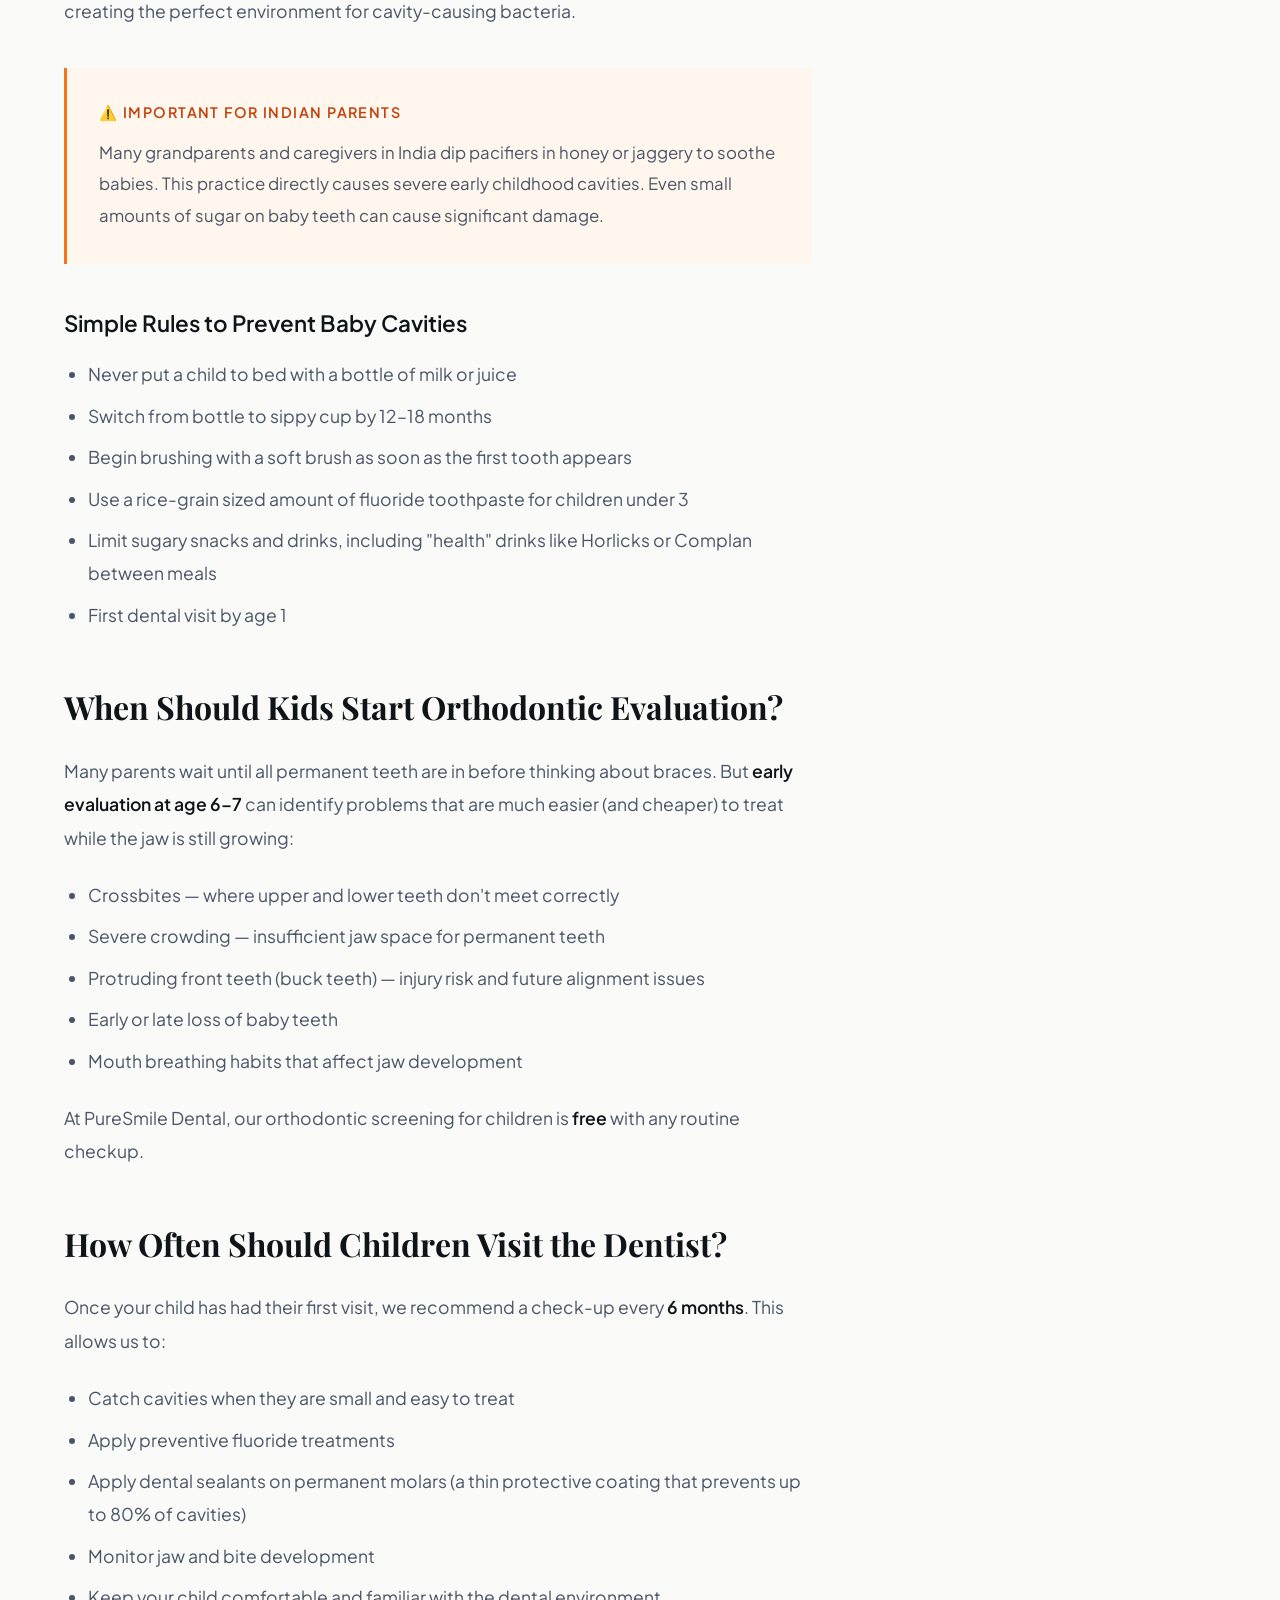
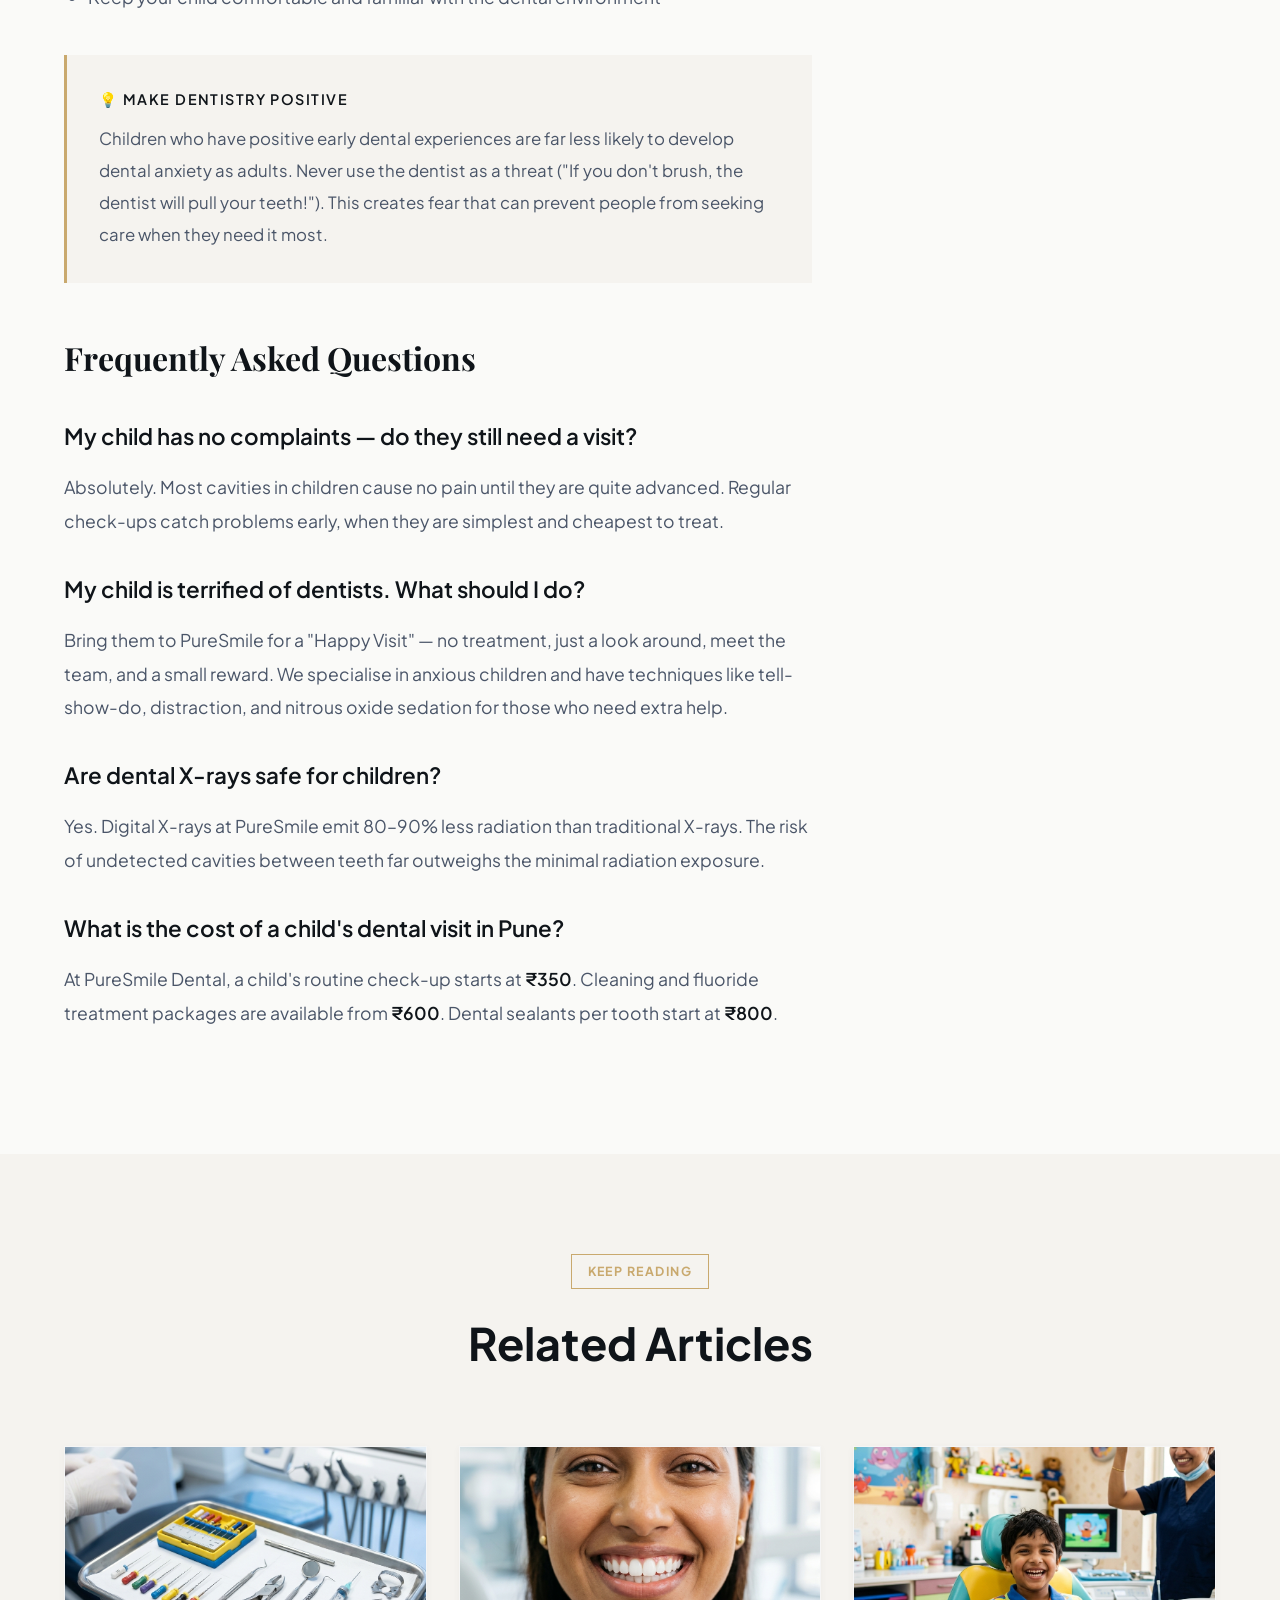
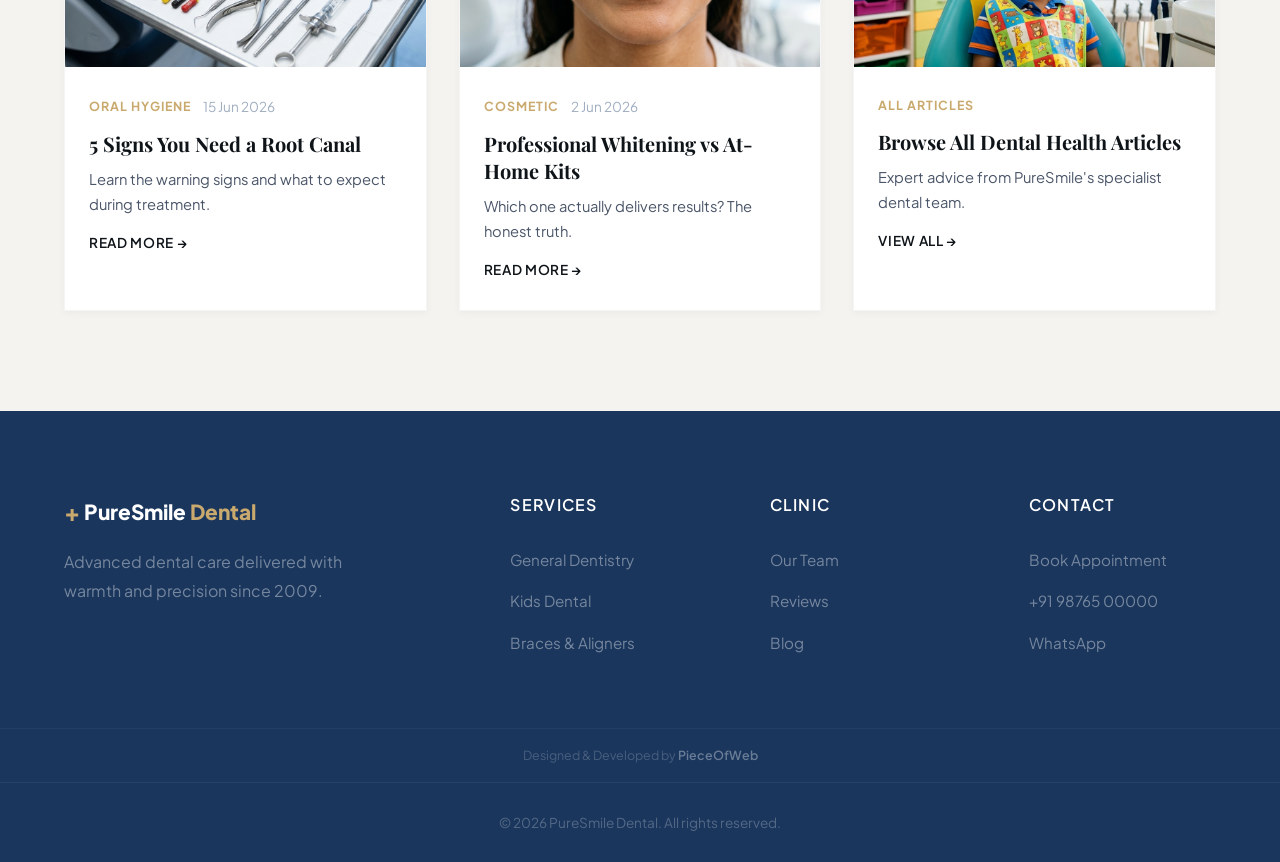
<file: blog-kids-dental.html>
<!DOCTYPE html>
<html lang="en">
<head>
  <meta charset="UTF-8" />
  <meta name="viewport" content="width=device-width, initial-scale=1.0" />
  <title>When Should Your Child First Visit a Dentist? | PureSmile Dental Pune</title>
  <meta name="description" content="The Indian Dental Association recommends a child's first dental visit by age 1. Learn why early dental care prevents cavities, fixes bite issues, and builds lifelong oral health habits." />
  <link rel="canonical" href="https://pure-smile-dental.com/blog-kids-dental.html" />

  <!-- Open Graph / Facebook -->
  <meta property="og:type" content="article" />
  <meta property="og:url" content="https://pure-smile-dental.com/blog-kids-dental.html" />
  <meta property="og:title" content="When Should Your Child First Visit a Dentist? | PureSmile Dental Pune" />
  <meta property="og:description" content="Learn why early dental care prevents cavities, fixes bite issues, and builds lifelong oral health habits." />
  <meta property="og:image" content="https://pure-smile-dental.com/images/blog_kids.png" />

  <!-- Twitter -->
  <meta property="twitter:card" content="summary_large_image" />
  <meta property="twitter:url" content="https://pure-smile-dental.com/blog-kids-dental.html" />
  <meta property="twitter:title" content="When Should Your Child First Visit a Dentist? | PureSmile Dental Pune" />
  <meta property="twitter:description" content="Learn why early dental care prevents cavities, fixes bite issues, and builds lifelong oral health habits." />
  <meta property="twitter:image" content="https://pure-smile-dental.com/images/blog_kids.png" />

  <link rel="icon" type="image/svg+xml" href="data:image/svg+xml,%3Csvg xmlns='http://www.w3.org/2000/svg' viewBox='0 0 100 100'%3E%3Cpath d='M50 8c-12 0-22 8-25 20-2 8 0 16 2 24 3 10 6 20 8 30 1 5 4 8 7 10 2 1 5 2 8 0 3-2 6-5 7-10 2-10 5-20 8-30 2-8 4-16 2-24C64 16 58 8 50 8z' fill='%230284c7'/%3E%3Ccircle cx='42' cy='30' r='4' fill='white' opacity='0.8'/%3E%3Ccircle cx='58' cy='30' r='4' fill='white' opacity='0.8'/%3E%3C/svg%3E" />
  <link rel="preconnect" href="https://fonts.googleapis.com" />
  <link href="https://fonts.googleapis.com/css2?family=Plus+Jakarta+Sans:wght@300;400;500;600;700;800&family=Playfair+Display:ital,wght@0,400;0,500;0,600;0,700;1,400;1,500;1,600&display=swap" rel="stylesheet" />
  <link rel="stylesheet" href="style.css" />
  <link rel="stylesheet" href="inner.css" />
</head>
<body>
  <nav class="nav inner-nav" id="navbar">
    <div class="nav-container">
      <a href="index.html" class="nav-logo"><span class="logo-icon">+</span> PureSmile<span class="logo-accent">Dental</span></a>
      <ul class="nav-links" id="navLinks">
        <li><a href="index.html#services">Services</a></li>
        <li><a href="team.html">Our Team</a></li>
        <li><a href="index.html#why-us">Why Us</a></li>
        <li><a href="index.html#testimonials">Reviews</a></li>
        <li><a href="blog.html">Blog</a></li>
        <li><a href="index.html#contact">Contact</a></li>
      </ul>
      <a href="index.html#booking" class="nav-cta">Book Now</a>
      <button class="nav-hamburger" id="hamburger" aria-label="Open menu"><span></span><span></span><span></span></button>
    </div>
  </nav>

  <div class="page-hero page-hero-green">
    <div class="container">
      <div class="breadcrumb"><a href="index.html">Home</a><span>/</span><a href="blog.html">Blog</a><span>/</span><span>Kids Dental</span></div>
      <span class="section-tag">Kids Dental</span>
      <h1>When Should Your Child<br/><em >First Visit a Dentist?</em></h1>
      <p>The answer might surprise you — and getting it right protects your child's smile for a lifetime.</p>
    </div>
  </div>

  <div class="container">
    <div class="article-wrap">
      <article class="article-body">
        <div class="article-meta-bar">
          <span class="blog-tag">Kids Dental</span>
          <span class="meta-item">&#x1F4C5; 20 May 2026</span>
          <span class="meta-item">&#x23F1; 5 min read</span>
          <span class="meta-item">&#x1F464; Dr. Anjali Desai, MDS Pedodontics</span>
        </div>

        <p>One of the most common questions we get from parents at PureSmile Dental is: <em>"At what age should my child see a dentist for the first time?"</em> Most assume it's when the child starts school, or when they get all their teeth. The correct answer is much earlier — and the reasons why matter enormously for your child's long-term health.</p>

        <h2>The IDA Recommendation: By Age 1</h2>
        <p>The <strong>Indian Dental Association (IDA)</strong> and the American Academy of Pediatric Dentistry both recommend scheduling a child's <strong>first dental visit within 6 months of their first tooth appearing, or by their first birthday</strong> — whichever comes first.</p>
        <p>This is not just about checking for cavities. The first visit is primarily about:</p>
        <ul>
          <li>Assessing proper tooth and jaw development</li>
          <li>Educating parents on correct oral hygiene for infants</li>
          <li>Identifying early signs of nursing bottle cavities</li>
          <li>Building a positive, fear-free relationship with the dentist</li>
          <li>Checking for tongue-tie or lip-tie issues that can affect feeding and speech</li>
        </ul>

        <div class="article-tip">
          <strong>&#x1F4A1; Why Age 1?</strong>
          <p>Baby teeth are not "just temporary." They hold space for permanent teeth, help with speech development, and are essential for chewing. A cavity in a baby tooth can spread to the permanent tooth developing underneath it.</p>
        </div>

        <h2>What Happens at a Child's First Dental Visit?</h2>
        <p>At PureSmile Dental, we make the first visit a <strong>fun, stress-free experience</strong>. We call it the "Happy Visit." Here is what to expect:</p>
        <ol>
          <li><strong>Meet &amp; Greet:</strong> The dentist and team introduce themselves to your child in a friendly, playful way. We let children explore the chair and tools before any examination.</li>
          <li><strong>Gentle Examination:</strong> We check for tooth eruption patterns, gum health, jaw development, and bite alignment. For very young children, this is done with the child sitting on the parent's lap — called the "knee-to-knee" position.</li>
          <li><strong>Parent Education:</strong> We show you how to clean your baby's gums before teeth appear, how to brush your toddler's teeth, and what foods to avoid to prevent early childhood cavities.</li>
          <li><strong>Risk Assessment:</strong> We evaluate your child's diet, feeding habits, and fluoride exposure to assess their cavity risk and create a personalised prevention plan.</li>
          <li><strong>No pressure, no stress:</strong> If the child is anxious, we stop. The goal of the first visit is trust, not treatment.</li>
        </ol>

        <h2>Common Dental Milestones by Age</h2>
        <div class="article-table-wrap">
          <table class="article-table">
            <thead><tr>
              <th>Age</th>
              <th>Milestone</th>
              <th>What to Watch For</th>
            </tr></thead>
            <tbody>
              <tr><td>0–6 months</td><td>No teeth yet — clean gums with damp cloth</td><td>Tongue-tie, lip-tie</td></tr>
              <tr><td>6–12 months</td><td>First teeth appear (lower incisors)</td><td>First dental visit recommended</td></tr>
              <tr><td>1–3 years</td><td>Most baby teeth erupt</td><td>Nursing bottle cavities, thumb-sucking habits</td></tr>
              <tr><td>3–6 years</td><td>Full set of 20 baby teeth</td><td>Bite problems, early crowding, cavities</td></tr>
              <tr><td>6–7 years</td><td>First permanent teeth (lower front)</td><td>Orthodontic screening recommended</td></tr>
              <tr><td>12–14 years</td><td>Most permanent teeth present</td><td>Braces evaluation if needed</td></tr>
            </tbody>
          </table>
        </div>

        <h2>The #1 Cause of Dental Problems in Indian Children</h2>
        <p>In India, <strong>nursing bottle syndrome</strong> (also called early childhood caries) is extremely common and entirely preventable. It happens when babies and toddlers are put to bed with a bottle of milk, formula, or juice. The sugary liquid pools around the teeth overnight, creating the perfect environment for cavity-causing bacteria.</p>

        <div class="article-warning">
          <strong>&#x26A0;&#xFE0F; Important for Indian Parents</strong>
          <p>Many grandparents and caregivers in India dip pacifiers in honey or jaggery to soothe babies. This practice directly causes severe early childhood cavities. Even small amounts of sugar on baby teeth can cause significant damage.</p>
        </div>

        <h3>Simple Rules to Prevent Baby Cavities</h3>
        <ul>
          <li>Never put a child to bed with a bottle of milk or juice</li>
          <li>Switch from bottle to sippy cup by 12–18 months</li>
          <li>Begin brushing with a soft brush as soon as the first tooth appears</li>
          <li>Use a rice-grain sized amount of fluoride toothpaste for children under 3</li>
          <li>Limit sugary snacks and drinks, including "health" drinks like Horlicks or Complan between meals</li>
          <li>First dental visit by age 1</li>
        </ul>

        <h2>When Should Kids Start Orthodontic Evaluation?</h2>
        <p>Many parents wait until all permanent teeth are in before thinking about braces. But <strong>early evaluation at age 6–7</strong> can identify problems that are much easier (and cheaper) to treat while the jaw is still growing:</p>
        <ul>
          <li>Crossbites — where upper and lower teeth don't meet correctly</li>
          <li>Severe crowding — insufficient jaw space for permanent teeth</li>
          <li>Protruding front teeth (buck teeth) — injury risk and future alignment issues</li>
          <li>Early or late loss of baby teeth</li>
          <li>Mouth breathing habits that affect jaw development</li>
        </ul>
        <p>At PureSmile Dental, our orthodontic screening for children is <strong>free</strong> with any routine checkup.</p>

        <h2>How Often Should Children Visit the Dentist?</h2>
        <p>Once your child has had their first visit, we recommend a check-up every <strong>6 months</strong>. This allows us to:</p>
        <ul>
          <li>Catch cavities when they are small and easy to treat</li>
          <li>Apply preventive fluoride treatments</li>
          <li>Apply dental sealants on permanent molars (a thin protective coating that prevents up to 80% of cavities)</li>
          <li>Monitor jaw and bite development</li>
          <li>Keep your child comfortable and familiar with the dental environment</li>
        </ul>

        <div class="article-tip">
          <strong>&#x1F4A1; Make Dentistry Positive</strong>
          <p>Children who have positive early dental experiences are far less likely to develop dental anxiety as adults. Never use the dentist as a threat ("If you don't brush, the dentist will pull your teeth!"). This creates fear that can prevent people from seeking care when they need it most.</p>
        </div>

        <h2>Frequently Asked Questions</h2>
        <h3>My child has no complaints — do they still need a visit?</h3>
        <p>Absolutely. Most cavities in children cause no pain until they are quite advanced. Regular check-ups catch problems early, when they are simplest and cheapest to treat.</p>
        <h3>My child is terrified of dentists. What should I do?</h3>
        <p>Bring them to PureSmile for a "Happy Visit" — no treatment, just a look around, meet the team, and a small reward. We specialise in anxious children and have techniques like tell-show-do, distraction, and nitrous oxide sedation for those who need extra help.</p>
        <h3>Are dental X-rays safe for children?</h3>
        <p>Yes. Digital X-rays at PureSmile emit 80–90% less radiation than traditional X-rays. The risk of undetected cavities between teeth far outweighs the minimal radiation exposure.</p>
        <h3>What is the cost of a child's dental visit in Pune?</h3>
        <p>At PureSmile Dental, a child's routine check-up starts at <strong>&#x20B9;350</strong>. Cleaning and fluoride treatment packages are available from <strong>&#x20B9;600</strong>. Dental sealants per tooth start at <strong>&#x20B9;800</strong>.</p>
      </article>

      <aside class="article-sidebar">
        <div class="sidebar-card sidebar-cta">
          <h4>Book Your Child's First Visit</h4>
          <p>Make it a happy, fun experience. Our paediatric-friendly team makes kids love the dentist.</p>
          <a href="index.html#booking" class="btn btn-primary">Book Free Visit</a>
        </div>
        <div class="sidebar-card">
          <h4>More Articles</h4>
          <ul>
            <li><a href="blog-root-canal.html">&#x1F9B7; 5 Signs You Need a Root Canal</a></li>
            <li><a href="blog-whitening.html">&#x2728; Professional Whitening vs At-Home Kits</a></li>
            <li><a href="blog.html">&#x1F4DA; View All Articles</a></li>
          </ul>
        </div>
        <div class="sidebar-card">
          <h4>Contact Us</h4>
          <ul>
            <li><a href="tel:+919876500000">&#x1F4DE; +91 98765 00000</a></li>
            <li><a href="https://wa.me/919876500000" target="_blank">&#x1F4AC; WhatsApp Chat</a></li>
            <li><a href="index.html#contact">&#x1F4CD; Aundh Road, Pune</a></li>
          </ul>
        </div>
      </aside>
    </div>
  </div>

  <section class="related-section">
    <div class="container">
      <div class="section-header"><span class="section-tag">Keep Reading</span><h2>Related Articles</h2></div>
      <div class="related-grid">
        <article class="blog-card"><div class="blog-img-wrap"><img loading="lazy" src="images/blog_root_canal.png" alt="Blog Image" /></div><div class="blog-body"><div class="blog-meta"><span class="blog-tag">Oral Hygiene</span><span class="blog-date">15 Jun 2026</span></div><h3>5 Signs You Need a Root Canal</h3><p>Learn the warning signs and what to expect during treatment.</p><a href="blog-root-canal.html" class="service-link">Read More &rarr;</a></div></article>
        <article class="blog-card"><div class="blog-img-wrap"><img loading="lazy" src="images/blog_whitening.png" alt="Blog Image" /></div><div class="blog-body"><div class="blog-meta"><span class="blog-tag">Cosmetic</span><span class="blog-date">2 Jun 2026</span></div><h3>Professional Whitening vs At-Home Kits</h3><p>Which one actually delivers results? The honest truth.</p><a href="blog-whitening.html" class="service-link">Read More &rarr;</a></div></article>
        <article class="blog-card"><div class="blog-img-wrap"><img loading="lazy" src="images/blog_kids.png" alt="Blog Image" /></div><div class="blog-body"><div class="blog-meta"><span class="blog-tag">All Articles</span></div><h3>Browse All Dental Health Articles</h3><p>Expert advice from PureSmile's specialist dental team.</p><a href="blog.html" class="service-link">View All &rarr;</a></div></article>
      </div>
    </div>
  </section>

  <footer class="footer"><div class="container footer-inner">
    <div class="footer-brand"><a href="index.html" class="nav-logo"><span class="logo-icon">+</span> PureSmile<span class="logo-accent">Dental</span></a><p>Advanced dental care delivered with warmth and precision since 2009.</p></div>
    <div class="footer-links"><h4>Services</h4><ul><li><a href="index.html#services">General Dentistry</a></li><li><a href="index.html#services">Kids Dental</a></li><li><a href="index.html#services">Braces &amp; Aligners</a></li></ul></div>
    <div class="footer-links"><h4>Clinic</h4><ul><li><a href="team.html">Our Team</a></li><li><a href="index.html#testimonials">Reviews</a></li><li><a href="blog.html">Blog</a></li></ul></div>
    <div class="footer-links"><h4>Contact</h4><ul><li><a href="index.html#booking">Book Appointment</a></li><li><a href="tel:+919876500000">+91 98765 00000</a></li><li><a href="https://wa.me/919876500000" target="_blank">WhatsApp</a></li></ul></div>
  </div><div class="powered-by"><div class="container">Designed &amp; Developed by <a href="https://pieceofweb.com" target="_blank" rel="noopener">PieceOfWeb</a></div></div>
    <div class="footer-bottom"><div class="container"><p>&copy; 2026 PureSmile Dental. All rights reserved.</p></div></div></footer>
  <a href="https://wa.me/919876500000" class="whatsapp-float" target="_blank" rel="noopener"><svg xmlns="http://www.w3.org/2000/svg" width="30" height="30" viewBox="0 0 24 24" fill="white"><path d="M17.472 14.382c-.297-.149-1.758-.867-2.03-.967-.273-.099-.471-.148-.67.15-.197.297-.767.966-.94 1.164-.173.199-.347.223-.644.075-.297-.15-1.255-.463-2.39-1.475-.883-.788-1.48-1.761-1.653-2.059-.173-.297-.018-.458.13-.606.134-.133.298-.347.446-.52.149-.174.198-.298.298-.497.099-.198.05-.371-.025-.52-.075-.149-.669-1.612-.916-2.207-.242-.579-.487-.5-.669-.51-.173-.008-.371-.01-.57-.01-.198 0-.52.074-.792.372-.272.297-1.04 1.016-1.04 2.479 0 1.462 1.065 2.875 1.213 3.074.149.198 2.096 3.2 5.077 4.487.709.306 1.262.489 1.694.625.712.227 1.36.195 1.871.118.571-.085 1.758-.719 2.006-1.413.248-.694.248-1.289.173-1.413-.074-.124-.272-.198-.57-.347m-5.421 7.403h-.004a9.87 9.87 0 01-5.031-1.378l-.361-.214-3.741.982.998-3.648-.235-.374a9.86 9.86 0 01-1.51-5.26c.001-5.45 4.436-9.884 9.888-9.884 2.64 0 5.122 1.03 6.988 2.898a9.825 9.825 0 012.893 6.994c-.003 5.45-4.437 9.884-9.885 9.884m8.413-18.297A11.815 11.815 0 0012.05 0C5.495 0 .16 5.335.157 11.892c0 2.096.547 4.142 1.588 5.945L.057 24l6.305-1.654a11.882 11.882 0 005.683 1.448h.005c6.554 0 11.89-5.335 11.893-11.893a11.821 11.821 0 00-3.48-8.413Z"/></svg><span>Chat with Us</span></a>
  <script src="inner.js"></script>
</body>
</html>
</file>
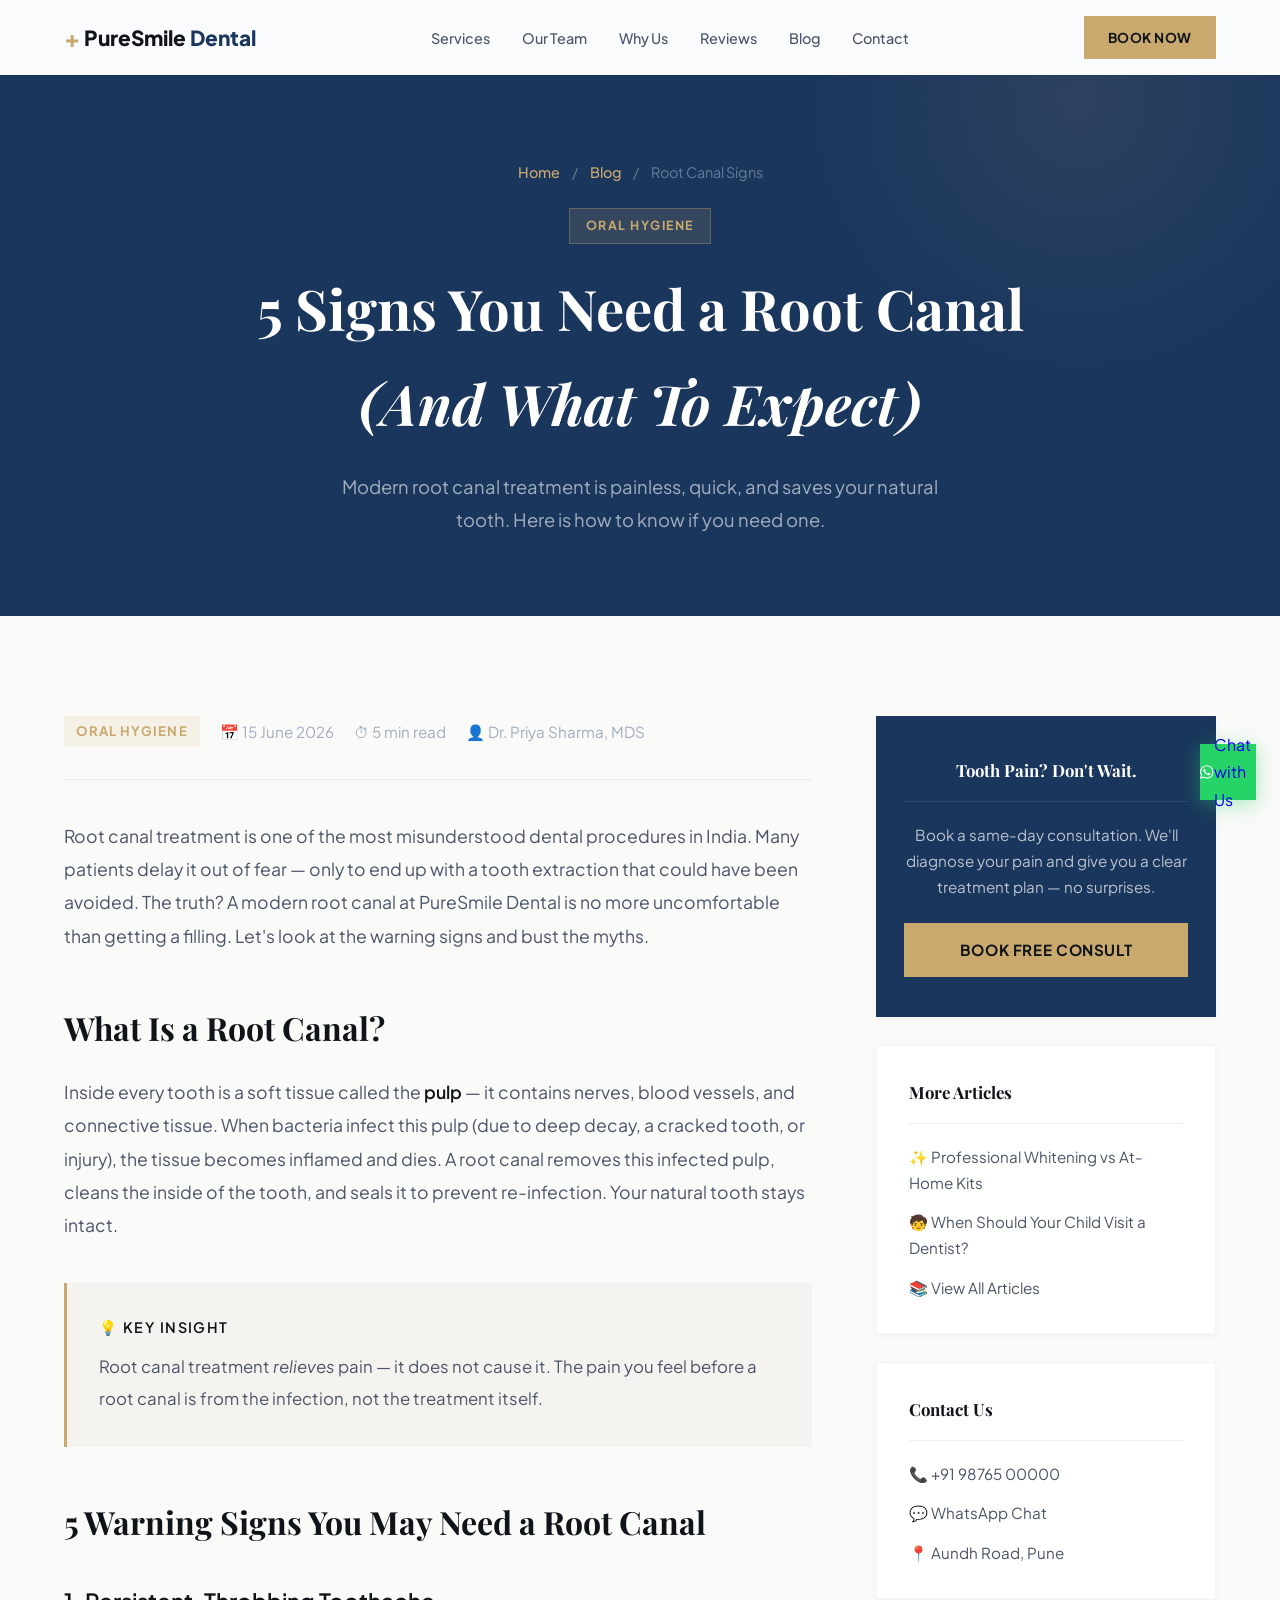
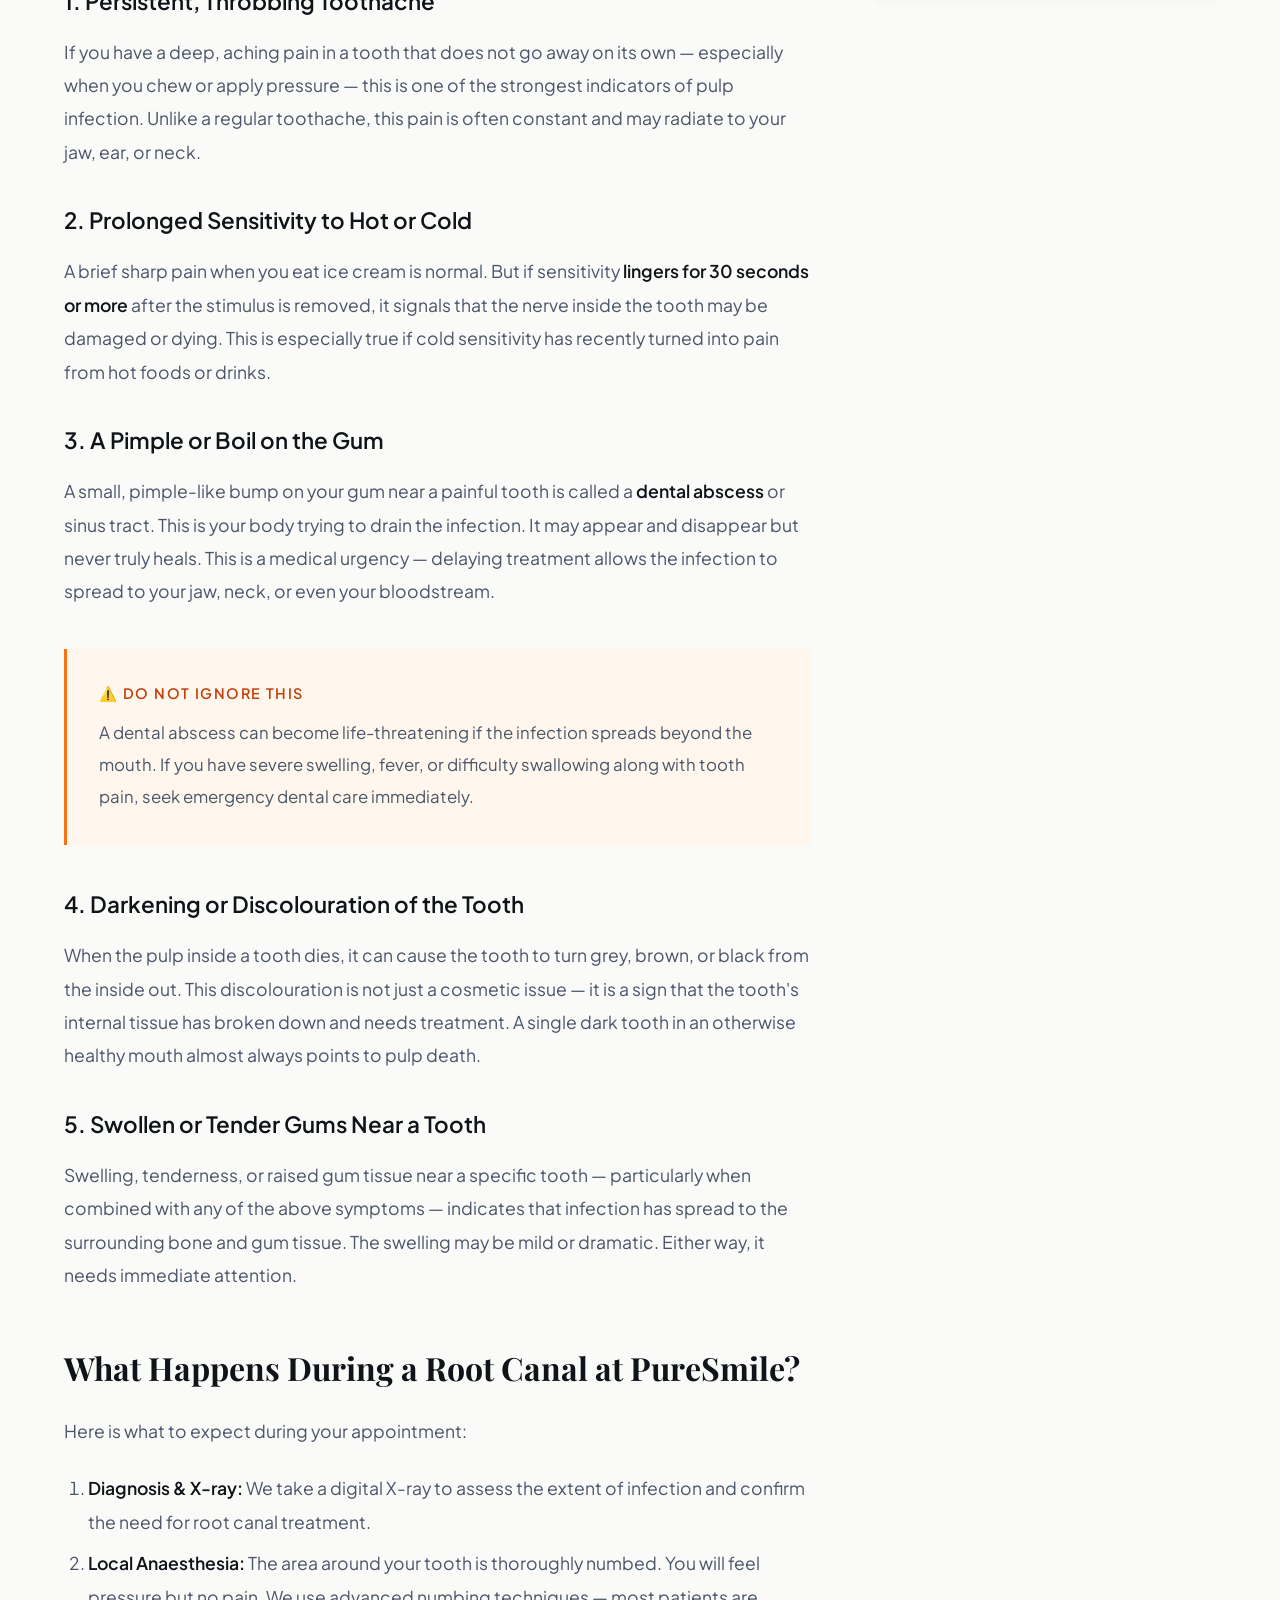
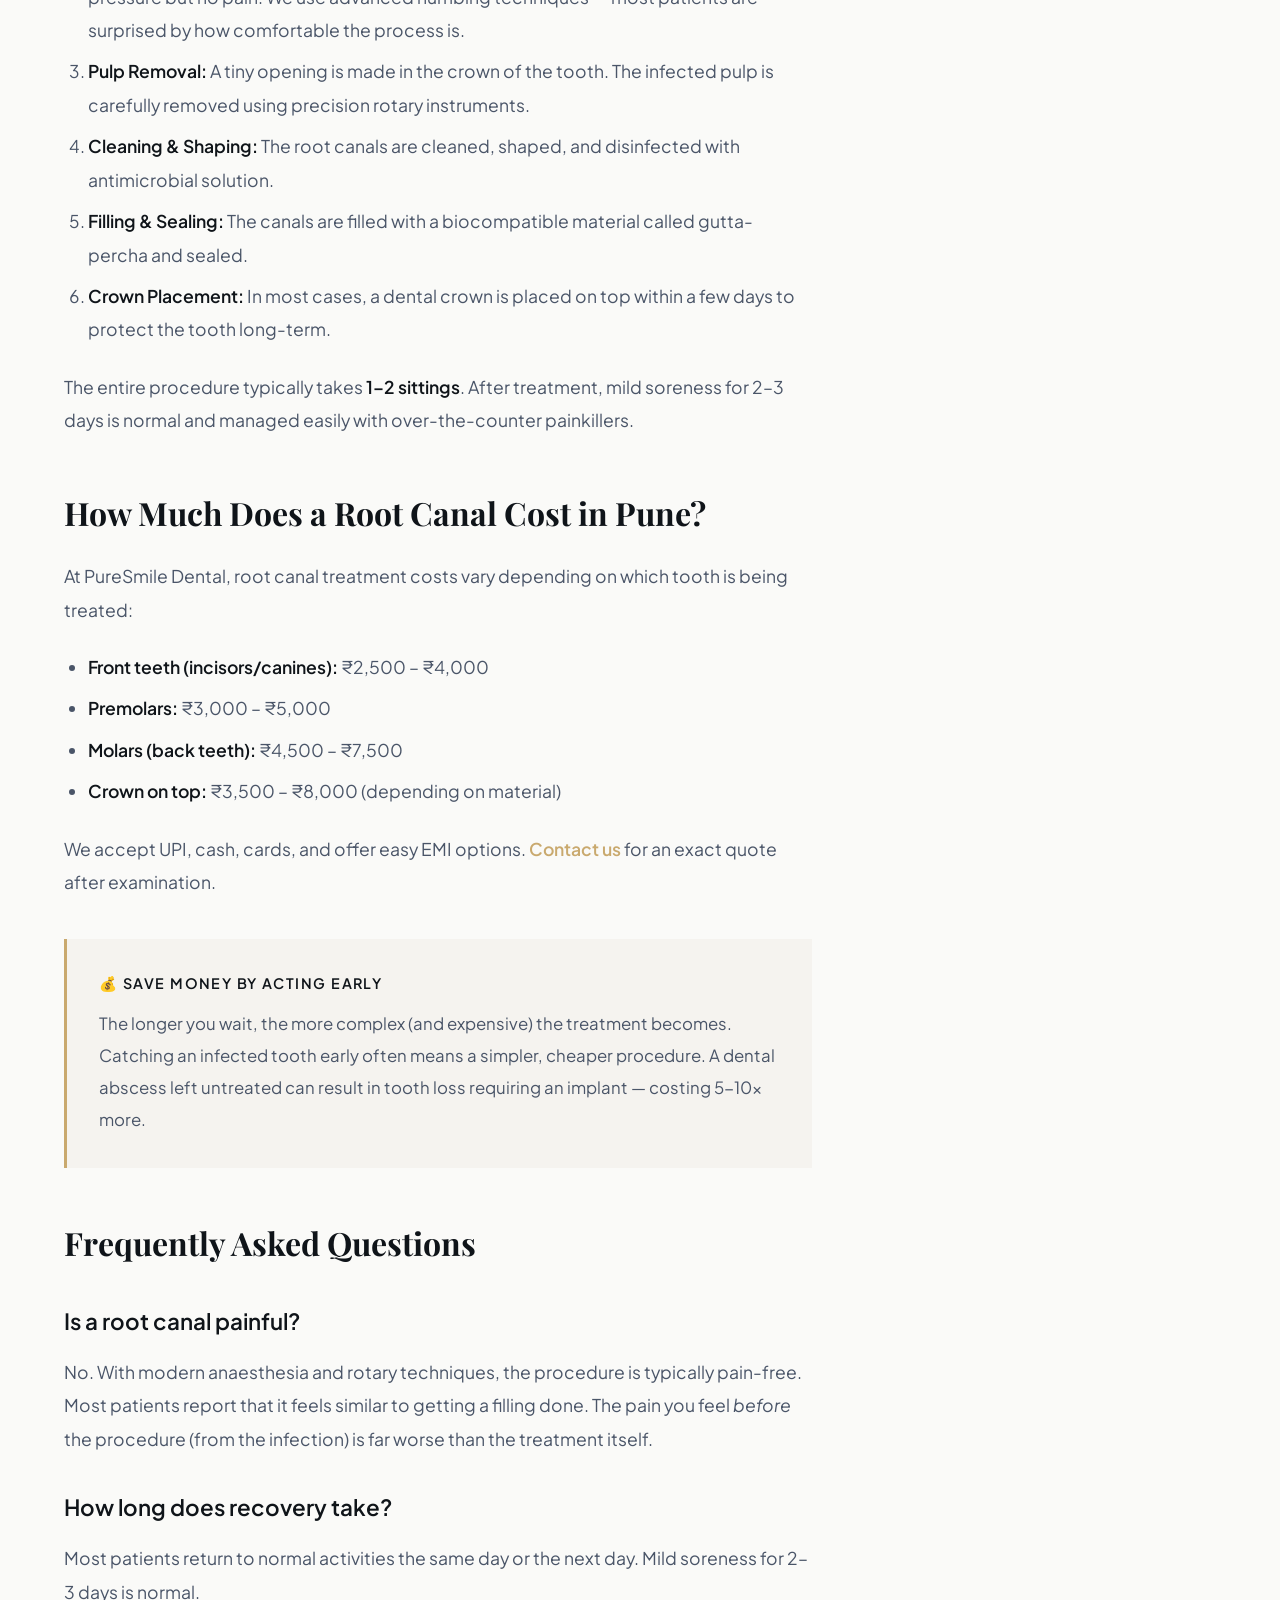
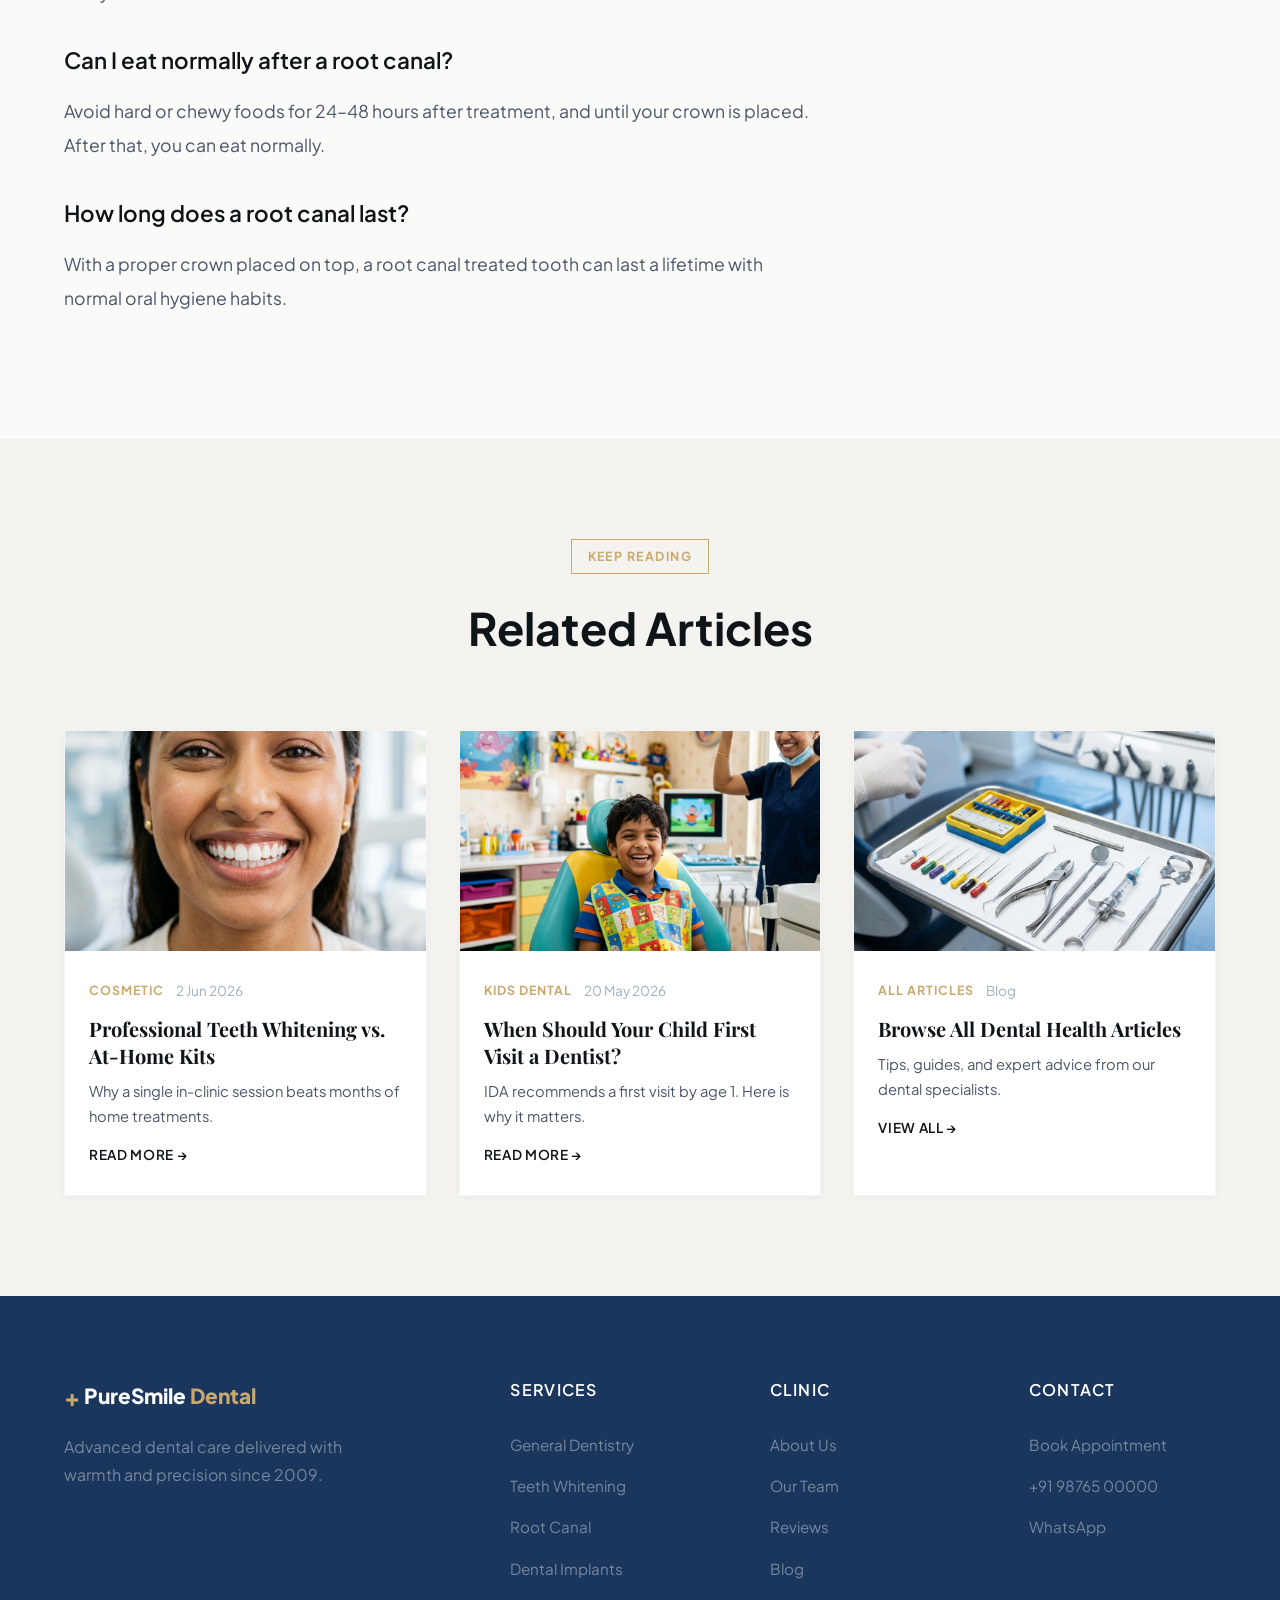
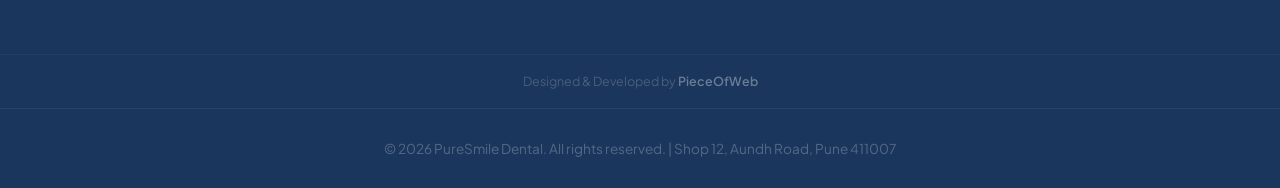
<file: blog-root-canal.html>
<!DOCTYPE html>
<html lang="en">
<head>
  <meta charset="UTF-8" />
  <meta name="viewport" content="width=device-width, initial-scale=1.0" />
  <title>5 Signs You Need a Root Canal | PureSmile Dental Pune</title>
  <meta name="description" content="Learn the top 5 warning signs that you may need a root canal treatment and what to expect during a modern, painless root canal procedure at PureSmile Dental, Pune." />
  <link rel="canonical" href="https://pure-smile-dental.com/blog-root-canal.html" />

  <!-- Open Graph / Facebook -->
  <meta property="og:type" content="article" />
  <meta property="og:url" content="https://pure-smile-dental.com/blog-root-canal.html" />
  <meta property="og:title" content="5 Signs You Need a Root Canal | PureSmile Dental Pune" />
  <meta property="og:description" content="Learn the top 5 warning signs that you may need a root canal treatment and what to expect during a modern, painless root canal procedure at PureSmile Dental, Pune." />
  <meta property="og:image" content="https://pure-smile-dental.com/images/blog_root_canal.png" />

  <!-- Twitter -->
  <meta property="twitter:card" content="summary_large_image" />
  <meta property="twitter:url" content="https://pure-smile-dental.com/blog-root-canal.html" />
  <meta property="twitter:title" content="5 Signs You Need a Root Canal | PureSmile Dental Pune" />
  <meta property="twitter:description" content="Learn the top 5 warning signs that you may need a root canal treatment and what to expect." />
  <meta property="twitter:image" content="https://pure-smile-dental.com/images/blog_root_canal.png" />

  <link rel="icon" type="image/svg+xml" href="data:image/svg+xml,%3Csvg xmlns='http://www.w3.org/2000/svg' viewBox='0 0 100 100'%3E%3Cpath d='M50 8c-12 0-22 8-25 20-2 8 0 16 2 24 3 10 6 20 8 30 1 5 4 8 7 10 2 1 5 2 8 0 3-2 6-5 7-10 2-10 5-20 8-30 2-8 4-16 2-24C64 16 58 8 50 8z' fill='%230284c7'/%3E%3Ccircle cx='42' cy='30' r='4' fill='white' opacity='0.8'/%3E%3Ccircle cx='58' cy='30' r='4' fill='white' opacity='0.8'/%3E%3C/svg%3E" />
  <link rel="preconnect" href="https://fonts.googleapis.com" />
  <link href="https://fonts.googleapis.com/css2?family=Plus+Jakarta+Sans:wght@300;400;500;600;700;800&family=Playfair+Display:ital,wght@0,400;0,500;0,600;0,700;1,400;1,500;1,600&display=swap" rel="stylesheet" />
  <link rel="stylesheet" href="style.css" />
  <link rel="stylesheet" href="inner.css" />
</head>
<body>
  <nav class="nav inner-nav" id="navbar">
    <div class="nav-container">
      <a href="index.html" class="nav-logo"><span class="logo-icon">+</span> PureSmile<span class="logo-accent">Dental</span></a>
      <ul class="nav-links" id="navLinks">
        <li><a href="index.html#services">Services</a></li>
        <li><a href="team.html">Our Team</a></li>
        <li><a href="index.html#why-us">Why Us</a></li>
        <li><a href="index.html#testimonials">Reviews</a></li>
        <li><a href="blog.html">Blog</a></li>
        <li><a href="index.html#contact">Contact</a></li>
      </ul>
      <a href="index.html#booking" class="nav-cta">Book Now</a>
      <button class="nav-hamburger" id="hamburger" aria-label="Open menu"><span></span><span></span><span></span></button>
    </div>
  </nav>

  <div class="page-hero">
    <div class="container">
      <div class="breadcrumb"><a href="index.html">Home</a><span>/</span><a href="blog.html">Blog</a><span>/</span><span>Root Canal Signs</span></div>
      <span class="section-tag">Oral Hygiene</span>
      <h1>5 Signs You Need a Root Canal<br/><em >(And What To Expect)</em></h1>
      <p>Modern root canal treatment is painless, quick, and saves your natural tooth. Here is how to know if you need one.</p>
    </div>
  </div>

  <div class="container">
    <div class="article-wrap">
      <article class="article-body">
        <div class="article-meta-bar">
          <span class="blog-tag">Oral Hygiene</span>
          <span class="meta-item">&#x1F4C5; 15 June 2026</span>
          <span class="meta-item">&#x23F1; 5 min read</span>
          <span class="meta-item">&#x1F464; Dr. Priya Sharma, MDS</span>
        </div>

        <p>Root canal treatment is one of the most misunderstood dental procedures in India. Many patients delay it out of fear — only to end up with a tooth extraction that could have been avoided. The truth? A modern root canal at PureSmile Dental is no more uncomfortable than getting a filling. Let's look at the warning signs and bust the myths.</p>

        <h2>What Is a Root Canal?</h2>
        <p>Inside every tooth is a soft tissue called the <strong>pulp</strong> — it contains nerves, blood vessels, and connective tissue. When bacteria infect this pulp (due to deep decay, a cracked tooth, or injury), the tissue becomes inflamed and dies. A root canal removes this infected pulp, cleans the inside of the tooth, and seals it to prevent re-infection. Your natural tooth stays intact.</p>

        <div class="article-tip">
          <strong>&#x1F4A1; Key Insight</strong>
          <p>Root canal treatment <em>relieves</em> pain — it does not cause it. The pain you feel before a root canal is from the infection, not the treatment itself.</p>
        </div>

        <h2>5 Warning Signs You May Need a Root Canal</h2>

        <h3>1. Persistent, Throbbing Toothache</h3>
        <p>If you have a deep, aching pain in a tooth that does not go away on its own — especially when you chew or apply pressure — this is one of the strongest indicators of pulp infection. Unlike a regular toothache, this pain is often constant and may radiate to your jaw, ear, or neck.</p>

        <h3>2. Prolonged Sensitivity to Hot or Cold</h3>
        <p>A brief sharp pain when you eat ice cream is normal. But if sensitivity <strong>lingers for 30 seconds or more</strong> after the stimulus is removed, it signals that the nerve inside the tooth may be damaged or dying. This is especially true if cold sensitivity has recently turned into pain from hot foods or drinks.</p>

        <h3>3. A Pimple or Boil on the Gum</h3>
        <p>A small, pimple-like bump on your gum near a painful tooth is called a <strong>dental abscess</strong> or sinus tract. This is your body trying to drain the infection. It may appear and disappear but never truly heals. This is a medical urgency — delaying treatment allows the infection to spread to your jaw, neck, or even your bloodstream.</p>

        <div class="article-warning">
          <strong>&#x26A0;&#xFE0F; Do Not Ignore This</strong>
          <p>A dental abscess can become life-threatening if the infection spreads beyond the mouth. If you have severe swelling, fever, or difficulty swallowing along with tooth pain, seek emergency dental care immediately.</p>
        </div>

        <h3>4. Darkening or Discolouration of the Tooth</h3>
        <p>When the pulp inside a tooth dies, it can cause the tooth to turn grey, brown, or black from the inside out. This discolouration is not just a cosmetic issue — it is a sign that the tooth's internal tissue has broken down and needs treatment. A single dark tooth in an otherwise healthy mouth almost always points to pulp death.</p>

        <h3>5. Swollen or Tender Gums Near a Tooth</h3>
        <p>Swelling, tenderness, or raised gum tissue near a specific tooth — particularly when combined with any of the above symptoms — indicates that infection has spread to the surrounding bone and gum tissue. The swelling may be mild or dramatic. Either way, it needs immediate attention.</p>

        <h2>What Happens During a Root Canal at PureSmile?</h2>
        <p>Here is what to expect during your appointment:</p>
        <ol>
          <li><strong>Diagnosis &amp; X-ray:</strong> We take a digital X-ray to assess the extent of infection and confirm the need for root canal treatment.</li>
          <li><strong>Local Anaesthesia:</strong> The area around your tooth is thoroughly numbed. You will feel pressure but no pain. We use advanced numbing techniques — most patients are surprised by how comfortable the process is.</li>
          <li><strong>Pulp Removal:</strong> A tiny opening is made in the crown of the tooth. The infected pulp is carefully removed using precision rotary instruments.</li>
          <li><strong>Cleaning &amp; Shaping:</strong> The root canals are cleaned, shaped, and disinfected with antimicrobial solution.</li>
          <li><strong>Filling &amp; Sealing:</strong> The canals are filled with a biocompatible material called gutta-percha and sealed.</li>
          <li><strong>Crown Placement:</strong> In most cases, a dental crown is placed on top within a few days to protect the tooth long-term.</li>
        </ol>
        <p>The entire procedure typically takes <strong>1–2 sittings</strong>. After treatment, mild soreness for 2–3 days is normal and managed easily with over-the-counter painkillers.</p>

        <h2>How Much Does a Root Canal Cost in Pune?</h2>
        <p>At PureSmile Dental, root canal treatment costs vary depending on which tooth is being treated:</p>
        <ul>
          <li><strong>Front teeth (incisors/canines):</strong> &#x20B9;2,500 – &#x20B9;4,000</li>
          <li><strong>Premolars:</strong> &#x20B9;3,000 – &#x20B9;5,000</li>
          <li><strong>Molars (back teeth):</strong> &#x20B9;4,500 – &#x20B9;7,500</li>
          <li><strong>Crown on top:</strong> &#x20B9;3,500 – &#x20B9;8,000 (depending on material)</li>
        </ul>
        <p>We accept UPI, cash, cards, and offer easy EMI options. <a href="index.html#booking">Contact us</a> for an exact quote after examination.</p>

        <div class="article-tip">
          <strong>&#x1F4B0; Save Money by Acting Early</strong>
          <p>The longer you wait, the more complex (and expensive) the treatment becomes. Catching an infected tooth early often means a simpler, cheaper procedure. A dental abscess left untreated can result in tooth loss requiring an implant — costing 5-10x more.</p>
        </div>

        <h2>Frequently Asked Questions</h2>
        <h3>Is a root canal painful?</h3>
        <p>No. With modern anaesthesia and rotary techniques, the procedure is typically pain-free. Most patients report that it feels similar to getting a filling done. The pain you feel <em>before</em> the procedure (from the infection) is far worse than the treatment itself.</p>
        <h3>How long does recovery take?</h3>
        <p>Most patients return to normal activities the same day or the next day. Mild soreness for 2–3 days is normal.</p>
        <h3>Can I eat normally after a root canal?</h3>
        <p>Avoid hard or chewy foods for 24–48 hours after treatment, and until your crown is placed. After that, you can eat normally.</p>
        <h3>How long does a root canal last?</h3>
        <p>With a proper crown placed on top, a root canal treated tooth can last a lifetime with normal oral hygiene habits.</p>
      </article>

      <aside class="article-sidebar">
        <div class="sidebar-card sidebar-cta">
          <h4>Tooth Pain? Don't Wait.</h4>
          <p>Book a same-day consultation. We'll diagnose your pain and give you a clear treatment plan — no surprises.</p>
          <a href="index.html#booking" class="btn btn-primary">Book Free Consult</a>
        </div>
        <div class="sidebar-card">
          <h4>More Articles</h4>
          <ul>
            <li><a href="blog-whitening.html">&#x2728; Professional Whitening vs At-Home Kits</a></li>
            <li><a href="blog-kids-dental.html">&#x1F9D2; When Should Your Child Visit a Dentist?</a></li>
            <li><a href="blog.html">&#x1F4DA; View All Articles</a></li>
          </ul>
        </div>
        <div class="sidebar-card">
          <h4>Contact Us</h4>
          <ul>
            <li><a href="tel:+919876500000">&#x1F4DE; +91 98765 00000</a></li>
            <li><a href="https://wa.me/919876500000" target="_blank">&#x1F4AC; WhatsApp Chat</a></li>
            <li><a href="index.html#contact">&#x1F4CD; Aundh Road, Pune</a></li>
          </ul>
        </div>
      </aside>
    </div>
  </div>

  <section class="related-section">
    <div class="container">
      <div class="section-header"><span class="section-tag">Keep Reading</span><h2>Related Articles</h2></div>
      <div class="related-grid">
        <article class="blog-card"><div class="blog-img-wrap"><img loading="lazy" src="images/blog_whitening.png" alt="Blog Image" /></div><div class="blog-body"><div class="blog-meta"><span class="blog-tag">Cosmetic</span><span class="blog-date">2 Jun 2026</span></div><h3>Professional Teeth Whitening vs. At-Home Kits</h3><p>Why a single in-clinic session beats months of home treatments.</p><a href="blog-whitening.html" class="service-link">Read More &rarr;</a></div></article>
        <article class="blog-card"><div class="blog-img-wrap"><img loading="lazy" src="images/blog_kids.png" alt="Blog Image" /></div><div class="blog-body"><div class="blog-meta"><span class="blog-tag">Kids Dental</span><span class="blog-date">20 May 2026</span></div><h3>When Should Your Child First Visit a Dentist?</h3><p>IDA recommends a first visit by age 1. Here is why it matters.</p><a href="blog-kids-dental.html" class="service-link">Read More &rarr;</a></div></article>
        <article class="blog-card"><div class="blog-img-wrap"><img loading="lazy" src="images/blog_root_canal.png" alt="Blog Image" /></div><div class="blog-body"><div class="blog-meta"><span class="blog-tag">All Articles</span><span class="blog-date">Blog</span></div><h3>Browse All Dental Health Articles</h3><p>Tips, guides, and expert advice from our dental specialists.</p><a href="blog.html" class="service-link">View All &rarr;</a></div></article>
      </div>
    </div>
  </section>

  <footer class="footer">
    <div class="container footer-inner">
      <div class="footer-brand"><a href="index.html" class="nav-logo"><span class="logo-icon">+</span> PureSmile<span class="logo-accent">Dental</span></a><p>Advanced dental care delivered with warmth and precision since 2009.</p></div>
      <div class="footer-links"><h4>Services</h4><ul><li><a href="index.html#services">General Dentistry</a></li><li><a href="index.html#services">Teeth Whitening</a></li><li><a href="blog-root-canal.html">Root Canal</a></li><li><a href="index.html#services">Dental Implants</a></li></ul></div>
      <div class="footer-links"><h4>Clinic</h4><ul><li><a href="index.html#about">About Us</a></li><li><a href="team.html">Our Team</a></li><li><a href="index.html#testimonials">Reviews</a></li><li><a href="blog.html">Blog</a></li></ul></div>
      <div class="footer-links"><h4>Contact</h4><ul><li><a href="index.html#booking">Book Appointment</a></li><li><a href="tel:+919876500000">+91 98765 00000</a></li><li><a href="https://wa.me/919876500000" target="_blank">WhatsApp</a></li></ul></div>
    </div>
    <div class="powered-by"><div class="container">Designed &amp; Developed by <a href="https://pieceofweb.com" target="_blank" rel="noopener">PieceOfWeb</a></div></div>
    <div class="footer-bottom"><div class="container"><p>&copy; 2026 PureSmile Dental. All rights reserved. | Shop 12, Aundh Road, Pune 411007</p></div></div>
  </footer>
  <a href="https://wa.me/919876500000?text=Hi%20PureSmile!%20I%20read%20your%20root%20canal%20article%20and%20have%20a%20question." class="whatsapp-float" target="_blank" rel="noopener"><svg xmlns="http://www.w3.org/2000/svg" width="30" height="30" viewBox="0 0 24 24" fill="white"><path d="M17.472 14.382c-.297-.149-1.758-.867-2.03-.967-.273-.099-.471-.148-.67.15-.197.297-.767.966-.94 1.164-.173.199-.347.223-.644.075-.297-.15-1.255-.463-2.39-1.475-.883-.788-1.48-1.761-1.653-2.059-.173-.297-.018-.458.13-.606.134-.133.298-.347.446-.52.149-.174.198-.298.298-.497.099-.198.05-.371-.025-.52-.075-.149-.669-1.612-.916-2.207-.242-.579-.487-.5-.669-.51-.173-.008-.371-.01-.57-.01-.198 0-.52.074-.792.372-.272.297-1.04 1.016-1.04 2.479 0 1.462 1.065 2.875 1.213 3.074.149.198 2.096 3.2 5.077 4.487.709.306 1.262.489 1.694.625.712.227 1.36.195 1.871.118.571-.085 1.758-.719 2.006-1.413.248-.694.248-1.289.173-1.413-.074-.124-.272-.198-.57-.347m-5.421 7.403h-.004a9.87 9.87 0 01-5.031-1.378l-.361-.214-3.741.982.998-3.648-.235-.374a9.86 9.86 0 01-1.51-5.26c.001-5.45 4.436-9.884 9.888-9.884 2.64 0 5.122 1.03 6.988 2.898a9.825 9.825 0 012.893 6.994c-.003 5.45-4.437 9.884-9.885 9.884m8.413-18.297A11.815 11.815 0 0012.05 0C5.495 0 .16 5.335.157 11.892c0 2.096.547 4.142 1.588 5.945L.057 24l6.305-1.654a11.882 11.882 0 005.683 1.448h.005c6.554 0 11.89-5.335 11.893-11.893a11.821 11.821 0 00-3.48-8.413Z"/></svg><span>Chat with Us</span></a>
  <script src="inner.js"></script>
</body>
</html>
</file>
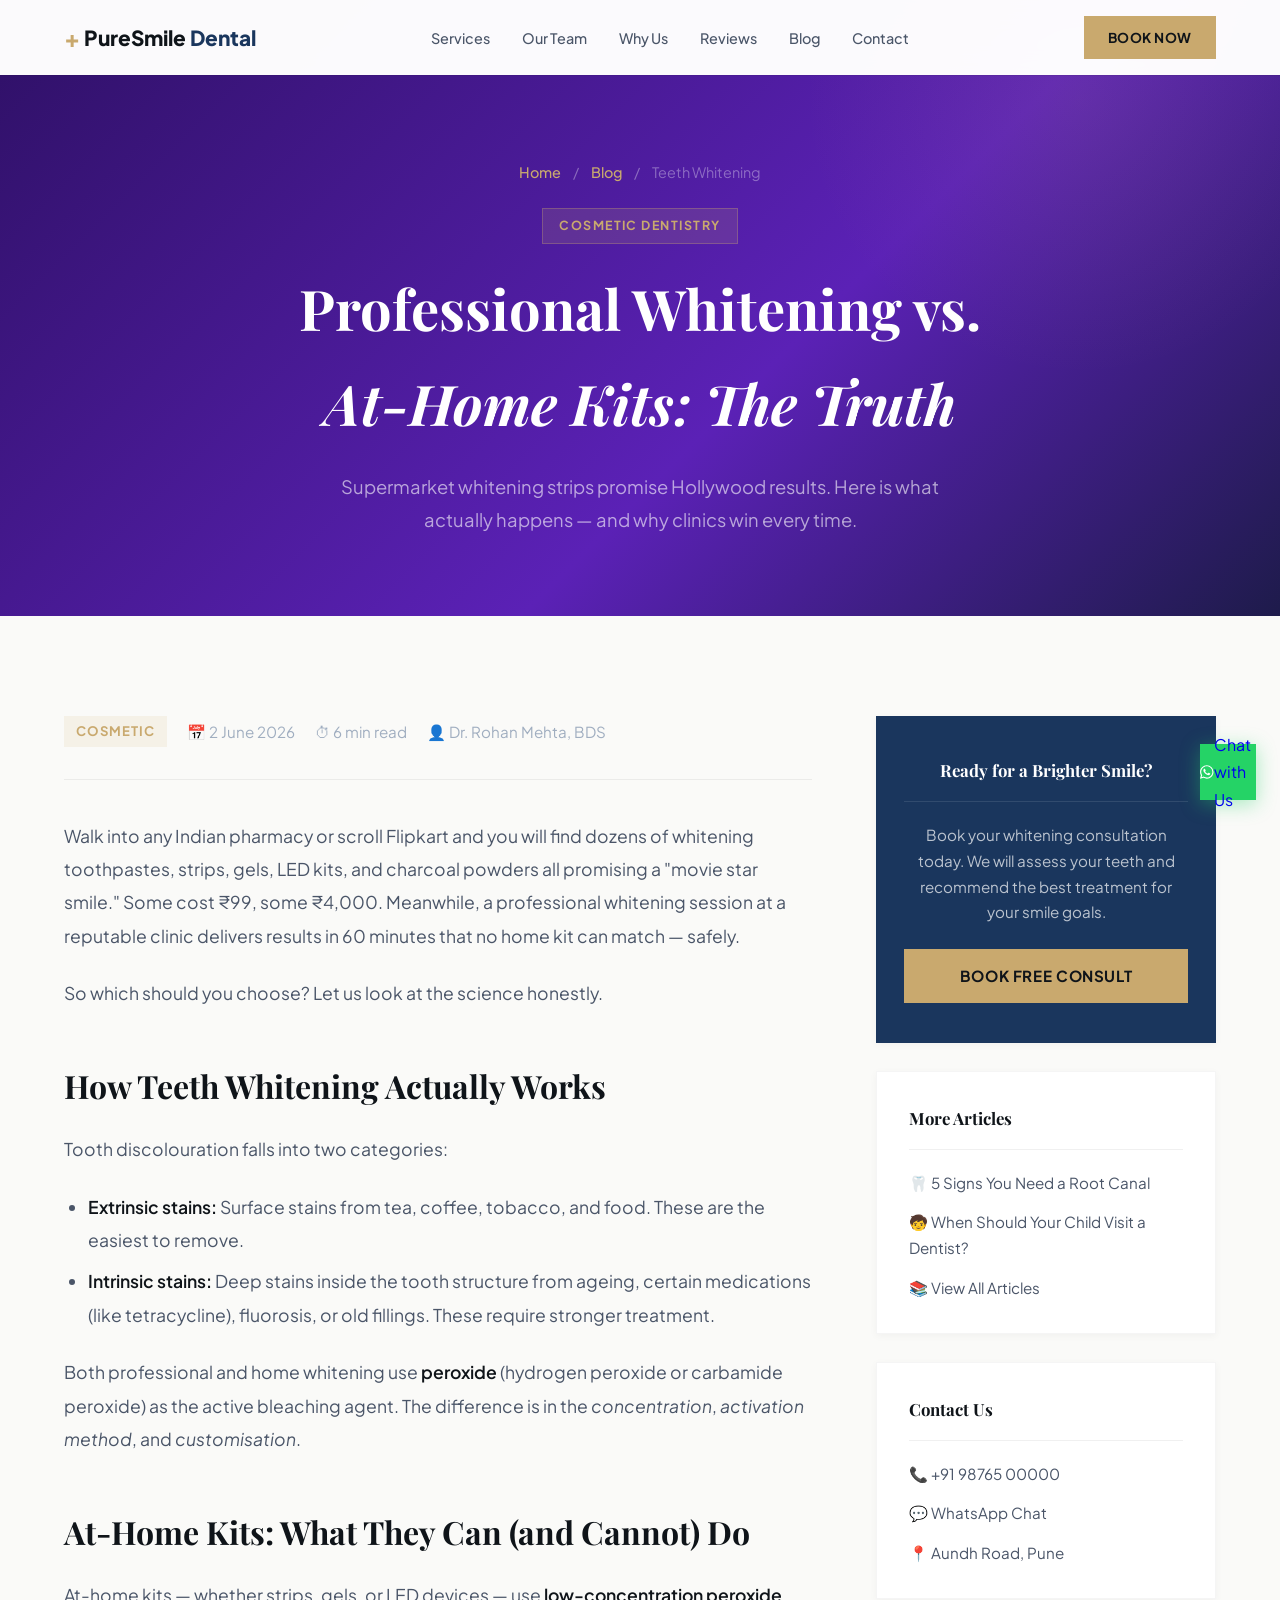
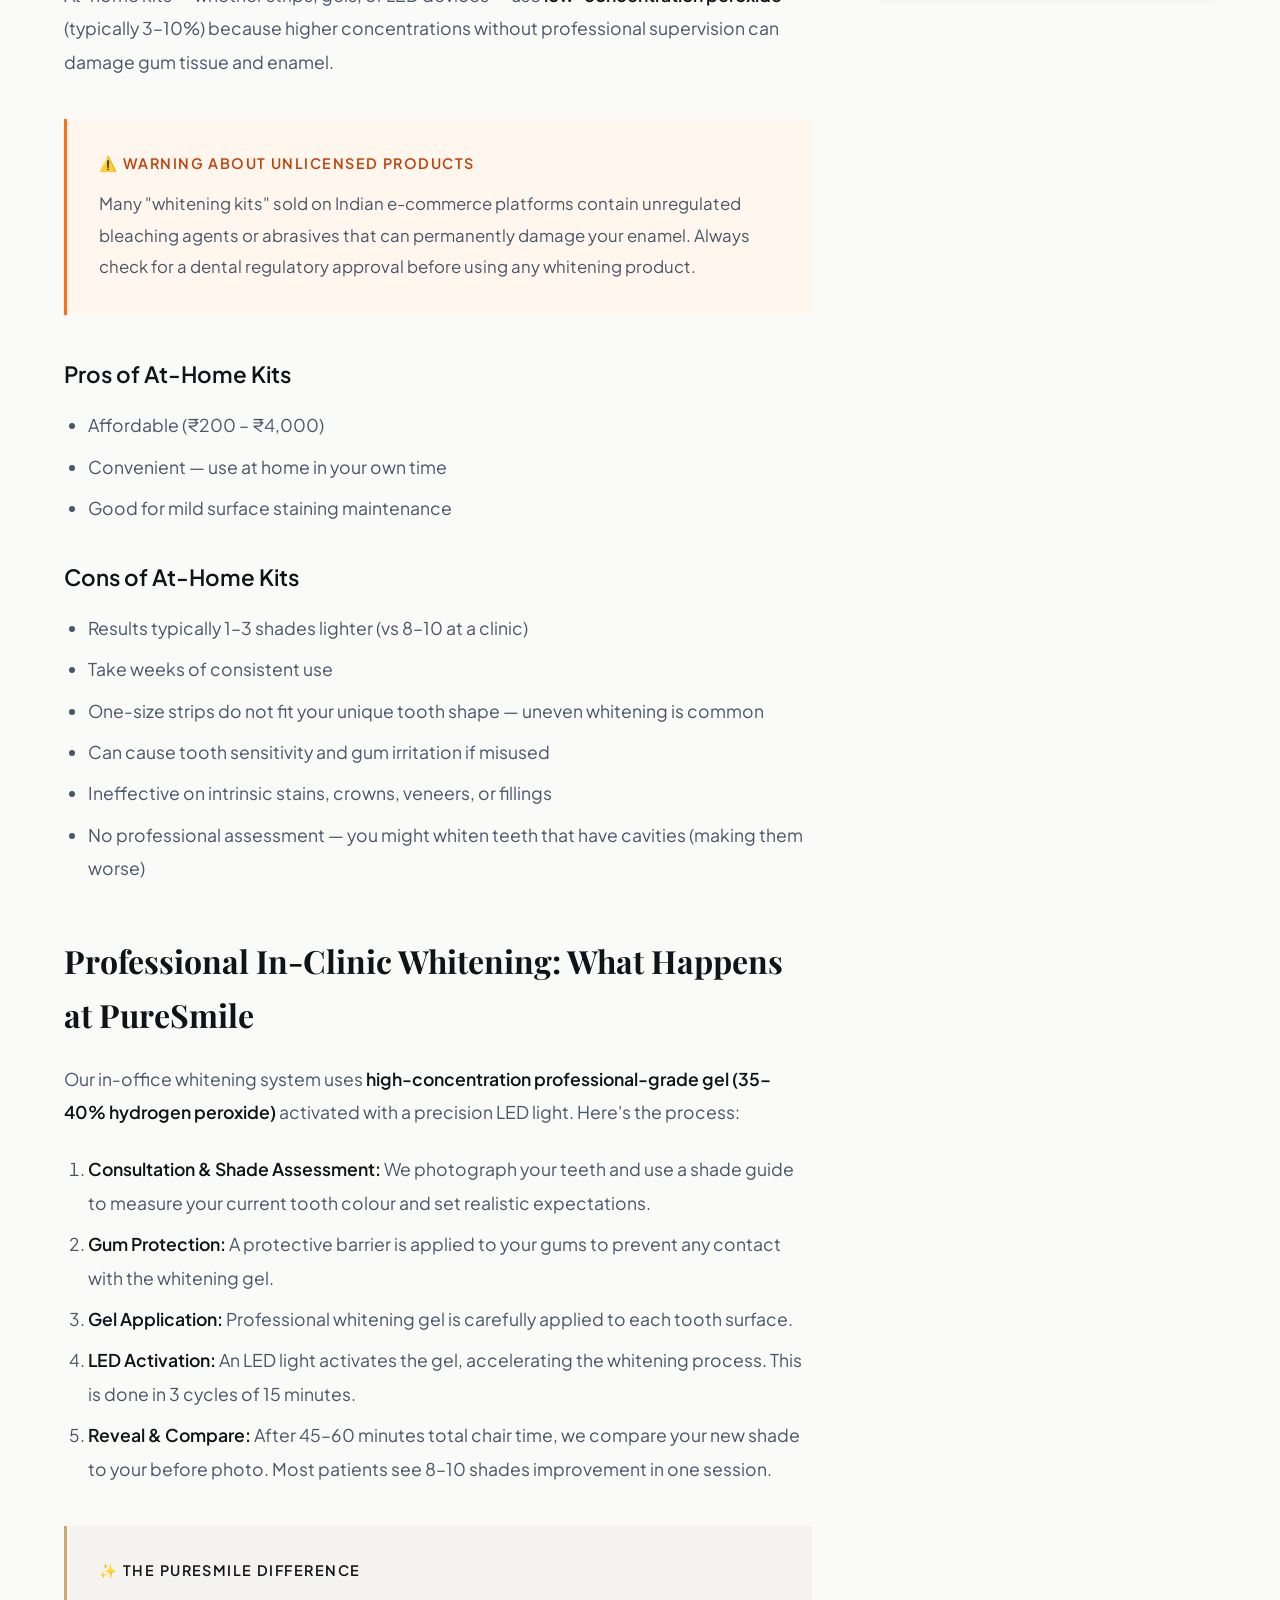
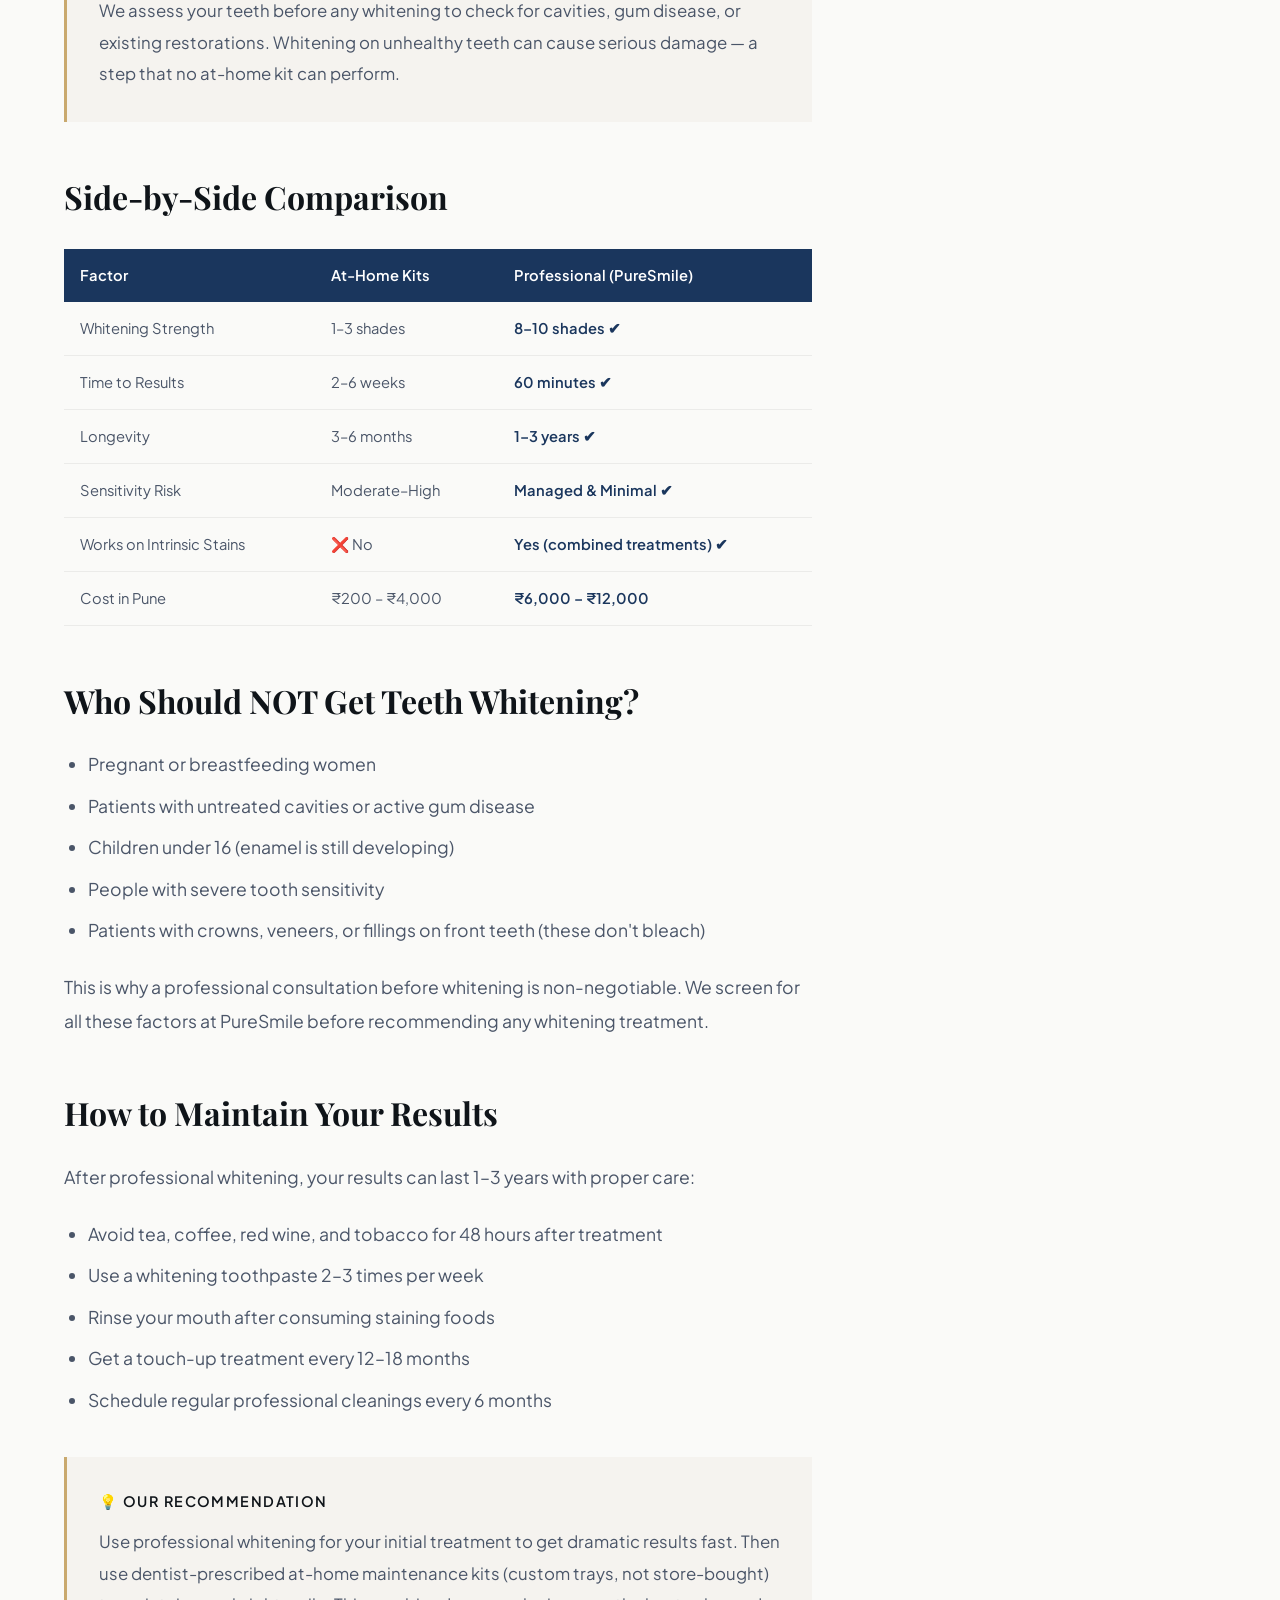
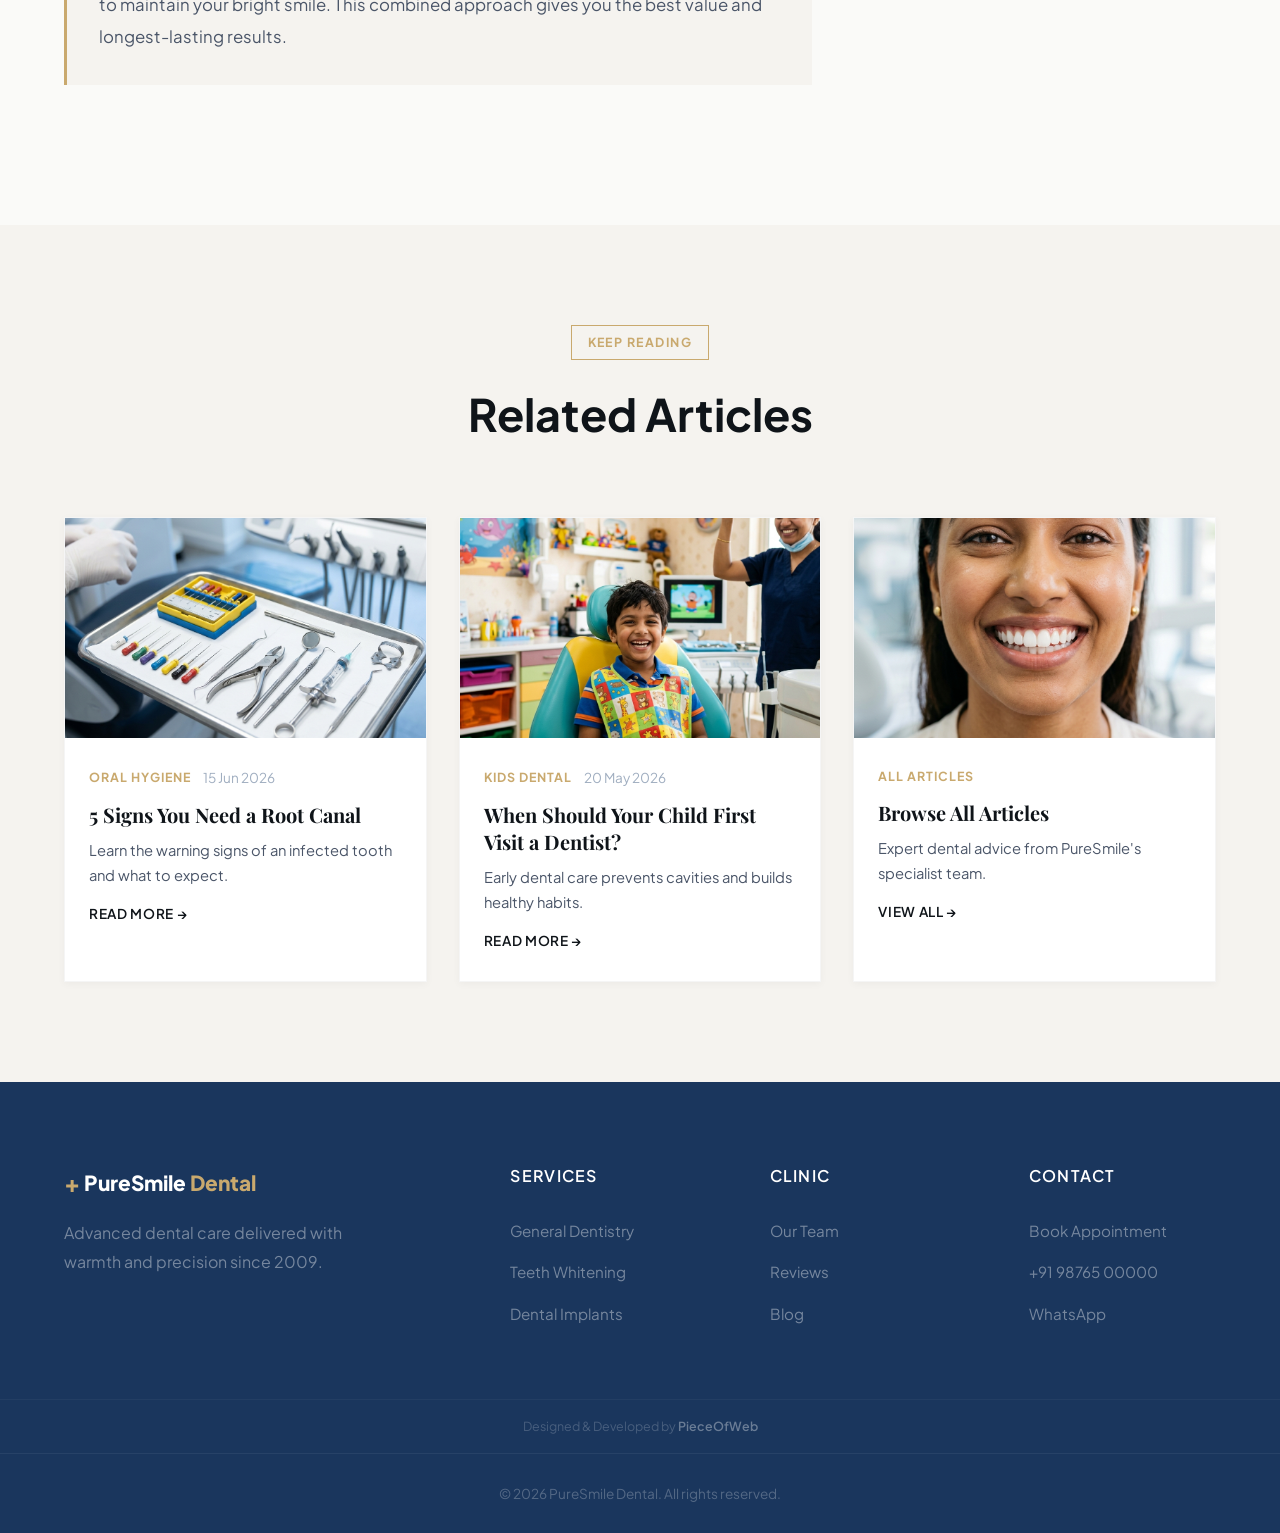
<file: blog-whitening.html>
<!DOCTYPE html>
<html lang="en">
<head>
  <meta charset="UTF-8" />
  <meta name="viewport" content="width=device-width, initial-scale=1.0" />
  <title>Professional Teeth Whitening vs At-Home Kits | PureSmile Dental Pune</title>
  <meta name="description" content="The honest truth about professional teeth whitening vs at-home kits. Which gives better results, lasts longer, and is safer? PureSmile Dental explains." />
  <link rel="canonical" href="https://pure-smile-dental.com/blog-whitening.html" />

  <!-- Open Graph / Facebook -->
  <meta property="og:type" content="article" />
  <meta property="og:url" content="https://pure-smile-dental.com/blog-whitening.html" />
  <meta property="og:title" content="Professional Teeth Whitening vs At-Home Kits | PureSmile Dental Pune" />
  <meta property="og:description" content="The honest truth about professional teeth whitening vs at-home kits. Which gives better results, lasts longer, and is safer?" />
  <meta property="og:image" content="https://pure-smile-dental.com/images/blog_whitening.png" />

  <!-- Twitter -->
  <meta property="twitter:card" content="summary_large_image" />
  <meta property="twitter:url" content="https://pure-smile-dental.com/blog-whitening.html" />
  <meta property="twitter:title" content="Professional Teeth Whitening vs At-Home Kits | PureSmile Dental Pune" />
  <meta property="twitter:description" content="The honest truth about professional teeth whitening vs at-home kits." />
  <meta property="twitter:image" content="https://pure-smile-dental.com/images/blog_whitening.png" />

  <link rel="icon" type="image/svg+xml" href="data:image/svg+xml,%3Csvg xmlns='http://www.w3.org/2000/svg' viewBox='0 0 100 100'%3E%3Cpath d='M50 8c-12 0-22 8-25 20-2 8 0 16 2 24 3 10 6 20 8 30 1 5 4 8 7 10 2 1 5 2 8 0 3-2 6-5 7-10 2-10 5-20 8-30 2-8 4-16 2-24C64 16 58 8 50 8z' fill='%230284c7'/%3E%3Ccircle cx='42' cy='30' r='4' fill='white' opacity='0.8'/%3E%3Ccircle cx='58' cy='30' r='4' fill='white' opacity='0.8'/%3E%3C/svg%3E" />
  <link rel="preconnect" href="https://fonts.googleapis.com" />
  <link href="https://fonts.googleapis.com/css2?family=Plus+Jakarta+Sans:wght@300;400;500;600;700;800&family=Playfair+Display:ital,wght@0,400;0,500;0,600;0,700;1,400;1,500;1,600&display=swap" rel="stylesheet" />
  <link rel="stylesheet" href="style.css" />
  <link rel="stylesheet" href="inner.css" />
</head>
<body>
  <nav class="nav inner-nav" id="navbar">
    <div class="nav-container">
      <a href="index.html" class="nav-logo"><span class="logo-icon">+</span> PureSmile<span class="logo-accent">Dental</span></a>
      <ul class="nav-links" id="navLinks">
        <li><a href="index.html#services">Services</a></li>
        <li><a href="team.html">Our Team</a></li>
        <li><a href="index.html#why-us">Why Us</a></li>
        <li><a href="index.html#testimonials">Reviews</a></li>
        <li><a href="blog.html">Blog</a></li>
        <li><a href="index.html#contact">Contact</a></li>
      </ul>
      <a href="index.html#booking" class="nav-cta">Book Now</a>
      <button class="nav-hamburger" id="hamburger" aria-label="Open menu"><span></span><span></span><span></span></button>
    </div>
  </nav>

  <div class="page-hero page-hero-purple">
    <div class="container">
      <div class="breadcrumb"><a href="index.html">Home</a><span>/</span><a href="blog.html">Blog</a><span>/</span><span>Teeth Whitening</span></div>
      <span class="section-tag">Cosmetic Dentistry</span>
      <h1>Professional Whitening vs.<br/><em >At-Home Kits: The Truth</em></h1>
      <p>Supermarket whitening strips promise Hollywood results. Here is what actually happens — and why clinics win every time.</p>
    </div>
  </div>

  <div class="container">
    <div class="article-wrap">
      <article class="article-body">
        <div class="article-meta-bar">
          <span class="blog-tag">Cosmetic</span>
          <span class="meta-item">&#x1F4C5; 2 June 2026</span>
          <span class="meta-item">&#x23F1; 6 min read</span>
          <span class="meta-item">&#x1F464; Dr. Rohan Mehta, BDS</span>
        </div>

        <p>Walk into any Indian pharmacy or scroll Flipkart and you will find dozens of whitening toothpastes, strips, gels, LED kits, and charcoal powders all promising a "movie star smile." Some cost &#x20B9;99, some &#x20B9;4,000. Meanwhile, a professional whitening session at a reputable clinic delivers results in 60 minutes that no home kit can match — safely.</p>
        <p>So which should you choose? Let us look at the science honestly.</p>

        <h2>How Teeth Whitening Actually Works</h2>
        <p>Tooth discolouration falls into two categories:</p>
        <ul>
          <li><strong>Extrinsic stains:</strong> Surface stains from tea, coffee, tobacco, and food. These are the easiest to remove.</li>
          <li><strong>Intrinsic stains:</strong> Deep stains inside the tooth structure from ageing, certain medications (like tetracycline), fluorosis, or old fillings. These require stronger treatment.</li>
        </ul>
        <p>Both professional and home whitening use <strong>peroxide</strong> (hydrogen peroxide or carbamide peroxide) as the active bleaching agent. The difference is in the <em>concentration</em>, <em>activation method</em>, and <em>customisation</em>.</p>

        <h2>At-Home Kits: What They Can (and Cannot) Do</h2>
        <p>At-home kits — whether strips, gels, or LED devices — use <strong>low-concentration peroxide</strong> (typically 3–10%) because higher concentrations without professional supervision can damage gum tissue and enamel.</p>

        <div class="article-warning">
          <strong>&#x26A0;&#xFE0F; Warning About Unlicensed Products</strong>
          <p>Many "whitening kits" sold on Indian e-commerce platforms contain unregulated bleaching agents or abrasives that can permanently damage your enamel. Always check for a dental regulatory approval before using any whitening product.</p>
        </div>

        <h3>Pros of At-Home Kits</h3>
        <ul>
          <li>Affordable (&#x20B9;200 – &#x20B9;4,000)</li>
          <li>Convenient — use at home in your own time</li>
          <li>Good for mild surface staining maintenance</li>
        </ul>

        <h3>Cons of At-Home Kits</h3>
        <ul>
          <li>Results typically 1–3 shades lighter (vs 8–10 at a clinic)</li>
          <li>Take weeks of consistent use</li>
          <li>One-size strips do not fit your unique tooth shape — uneven whitening is common</li>
          <li>Can cause tooth sensitivity and gum irritation if misused</li>
          <li>Ineffective on intrinsic stains, crowns, veneers, or fillings</li>
          <li>No professional assessment — you might whiten teeth that have cavities (making them worse)</li>
        </ul>

        <h2>Professional In-Clinic Whitening: What Happens at PureSmile</h2>
        <p>Our in-office whitening system uses <strong>high-concentration professional-grade gel (35–40% hydrogen peroxide)</strong> activated with a precision LED light. Here's the process:</p>
        <ol>
          <li><strong>Consultation &amp; Shade Assessment:</strong> We photograph your teeth and use a shade guide to measure your current tooth colour and set realistic expectations.</li>
          <li><strong>Gum Protection:</strong> A protective barrier is applied to your gums to prevent any contact with the whitening gel.</li>
          <li><strong>Gel Application:</strong> Professional whitening gel is carefully applied to each tooth surface.</li>
          <li><strong>LED Activation:</strong> An LED light activates the gel, accelerating the whitening process. This is done in 3 cycles of 15 minutes.</li>
          <li><strong>Reveal &amp; Compare:</strong> After 45–60 minutes total chair time, we compare your new shade to your before photo. Most patients see 8–10 shades improvement in one session.</li>
        </ol>

        <div class="article-tip">
          <strong>&#x2728; The PureSmile Difference</strong>
          <p>We assess your teeth before any whitening to check for cavities, gum disease, or existing restorations. Whitening on unhealthy teeth can cause serious damage — a step that no at-home kit can perform.</p>
        </div>

        <h2>Side-by-Side Comparison</h2>
        <div class="article-table-wrap">
          <table class="article-table">
            <thead><tr>
              <th>Factor</th>
              <th>At-Home Kits</th>
              <th>Professional (PureSmile)</th>
            </tr></thead>
            <tbody>
              <tr><td>Whitening Strength</td><td>1–3 shades</td><td class="highlight">8–10 shades ✔</td></tr>
              <tr><td>Time to Results</td><td>2–6 weeks</td><td class="highlight">60 minutes ✔</td></tr>
              <tr><td>Longevity</td><td>3–6 months</td><td class="highlight">1–3 years ✔</td></tr>
              <tr><td>Sensitivity Risk</td><td>Moderate–High</td><td class="highlight">Managed &amp; Minimal ✔</td></tr>
              <tr><td>Works on Intrinsic Stains</td><td>❌ No</td><td class="highlight">Yes (combined treatments) ✔</td></tr>
              <tr><td>Cost in Pune</td><td>₹200 – ₹4,000</td><td class="highlight">₹6,000 – ₹12,000</td></tr>
            </tbody>
          </table>
        </div>

        <h2>Who Should NOT Get Teeth Whitening?</h2>
        <ul>
          <li>Pregnant or breastfeeding women</li>
          <li>Patients with untreated cavities or active gum disease</li>
          <li>Children under 16 (enamel is still developing)</li>
          <li>People with severe tooth sensitivity</li>
          <li>Patients with crowns, veneers, or fillings on front teeth (these don't bleach)</li>
        </ul>
        <p>This is why a professional consultation before whitening is non-negotiable. We screen for all these factors at PureSmile before recommending any whitening treatment.</p>

        <h2>How to Maintain Your Results</h2>
        <p>After professional whitening, your results can last 1–3 years with proper care:</p>
        <ul>
          <li>Avoid tea, coffee, red wine, and tobacco for 48 hours after treatment</li>
          <li>Use a whitening toothpaste 2–3 times per week</li>
          <li>Rinse your mouth after consuming staining foods</li>
          <li>Get a touch-up treatment every 12–18 months</li>
          <li>Schedule regular professional cleanings every 6 months</li>
        </ul>

        <div class="article-tip">
          <strong>&#x1F4A1; Our Recommendation</strong>
          <p>Use professional whitening for your initial treatment to get dramatic results fast. Then use dentist-prescribed at-home maintenance kits (custom trays, not store-bought) to maintain your bright smile. This combined approach gives you the best value and longest-lasting results.</p>
        </div>
      </article>

      <aside class="article-sidebar">
        <div class="sidebar-card sidebar-cta">
          <h4>Ready for a Brighter Smile?</h4>
          <p>Book your whitening consultation today. We will assess your teeth and recommend the best treatment for your smile goals.</p>
          <a href="index.html#booking" class="btn btn-primary">Book Free Consult</a>
        </div>
        <div class="sidebar-card">
          <h4>More Articles</h4>
          <ul>
            <li><a href="blog-root-canal.html">&#x1F9B7; 5 Signs You Need a Root Canal</a></li>
            <li><a href="blog-kids-dental.html">&#x1F9D2; When Should Your Child Visit a Dentist?</a></li>
            <li><a href="blog.html">&#x1F4DA; View All Articles</a></li>
          </ul>
        </div>
        <div class="sidebar-card">
          <h4>Contact Us</h4>
          <ul>
            <li><a href="tel:+919876500000">&#x1F4DE; +91 98765 00000</a></li>
            <li><a href="https://wa.me/919876500000" target="_blank">&#x1F4AC; WhatsApp Chat</a></li>
            <li><a href="index.html#contact">&#x1F4CD; Aundh Road, Pune</a></li>
          </ul>
        </div>
      </aside>
    </div>
  </div>

  <section class="related-section">
    <div class="container">
      <div class="section-header"><span class="section-tag">Keep Reading</span><h2>Related Articles</h2></div>
      <div class="related-grid">
        <article class="blog-card"><div class="blog-img-wrap"><img loading="lazy" src="images/blog_root_canal.png" alt="Blog Image" /></div><div class="blog-body"><div class="blog-meta"><span class="blog-tag">Oral Hygiene</span><span class="blog-date">15 Jun 2026</span></div><h3>5 Signs You Need a Root Canal</h3><p>Learn the warning signs of an infected tooth and what to expect.</p><a href="blog-root-canal.html" class="service-link">Read More &rarr;</a></div></article>
        <article class="blog-card"><div class="blog-img-wrap"><img loading="lazy" src="images/blog_kids.png" alt="Blog Image" /></div><div class="blog-body"><div class="blog-meta"><span class="blog-tag">Kids Dental</span><span class="blog-date">20 May 2026</span></div><h3>When Should Your Child First Visit a Dentist?</h3><p>Early dental care prevents cavities and builds healthy habits.</p><a href="blog-kids-dental.html" class="service-link">Read More &rarr;</a></div></article>
        <article class="blog-card"><div class="blog-img-wrap"><img loading="lazy" src="images/blog_whitening.png" alt="Blog Image" /></div><div class="blog-body"><div class="blog-meta"><span class="blog-tag">All Articles</span></div><h3>Browse All Articles</h3><p>Expert dental advice from PureSmile's specialist team.</p><a href="blog.html" class="service-link">View All &rarr;</a></div></article>
      </div>
    </div>
  </section>

  <footer class="footer"><div class="container footer-inner">
    <div class="footer-brand"><a href="index.html" class="nav-logo"><span class="logo-icon">+</span> PureSmile<span class="logo-accent">Dental</span></a><p>Advanced dental care delivered with warmth and precision since 2009.</p></div>
    <div class="footer-links"><h4>Services</h4><ul><li><a href="index.html#services">General Dentistry</a></li><li><a href="index.html#services">Teeth Whitening</a></li><li><a href="index.html#services">Dental Implants</a></li></ul></div>
    <div class="footer-links"><h4>Clinic</h4><ul><li><a href="team.html">Our Team</a></li><li><a href="index.html#testimonials">Reviews</a></li><li><a href="blog.html">Blog</a></li></ul></div>
    <div class="footer-links"><h4>Contact</h4><ul><li><a href="index.html#booking">Book Appointment</a></li><li><a href="tel:+919876500000">+91 98765 00000</a></li><li><a href="https://wa.me/919876500000" target="_blank">WhatsApp</a></li></ul></div>
  </div><div class="powered-by"><div class="container">Designed &amp; Developed by <a href="https://pieceofweb.com" target="_blank" rel="noopener">PieceOfWeb</a></div></div>
    <div class="footer-bottom"><div class="container"><p>&copy; 2026 PureSmile Dental. All rights reserved.</p></div></div></footer>
  <a href="https://wa.me/919876500000" class="whatsapp-float" target="_blank" rel="noopener"><svg xmlns="http://www.w3.org/2000/svg" width="30" height="30" viewBox="0 0 24 24" fill="white"><path d="M17.472 14.382c-.297-.149-1.758-.867-2.03-.967-.273-.099-.471-.148-.67.15-.197.297-.767.966-.94 1.164-.173.199-.347.223-.644.075-.297-.15-1.255-.463-2.39-1.475-.883-.788-1.48-1.761-1.653-2.059-.173-.297-.018-.458.13-.606.134-.133.298-.347.446-.52.149-.174.198-.298.298-.497.099-.198.05-.371-.025-.52-.075-.149-.669-1.612-.916-2.207-.242-.579-.487-.5-.669-.51-.173-.008-.371-.01-.57-.01-.198 0-.52.074-.792.372-.272.297-1.04 1.016-1.04 2.479 0 1.462 1.065 2.875 1.213 3.074.149.198 2.096 3.2 5.077 4.487.709.306 1.262.489 1.694.625.712.227 1.36.195 1.871.118.571-.085 1.758-.719 2.006-1.413.248-.694.248-1.289.173-1.413-.074-.124-.272-.198-.57-.347m-5.421 7.403h-.004a9.87 9.87 0 01-5.031-1.378l-.361-.214-3.741.982.998-3.648-.235-.374a9.86 9.86 0 01-1.51-5.26c.001-5.45 4.436-9.884 9.888-9.884 2.64 0 5.122 1.03 6.988 2.898a9.825 9.825 0 012.893 6.994c-.003 5.45-4.437 9.884-9.885 9.884m8.413-18.297A11.815 11.815 0 0012.05 0C5.495 0 .16 5.335.157 11.892c0 2.096.547 4.142 1.588 5.945L.057 24l6.305-1.654a11.882 11.882 0 005.683 1.448h.005c6.554 0 11.89-5.335 11.893-11.893a11.821 11.821 0 00-3.48-8.413Z"/></svg><span>Chat with Us</span></a>
  <script src="inner.js"></script>
</body>
</html>
</file>
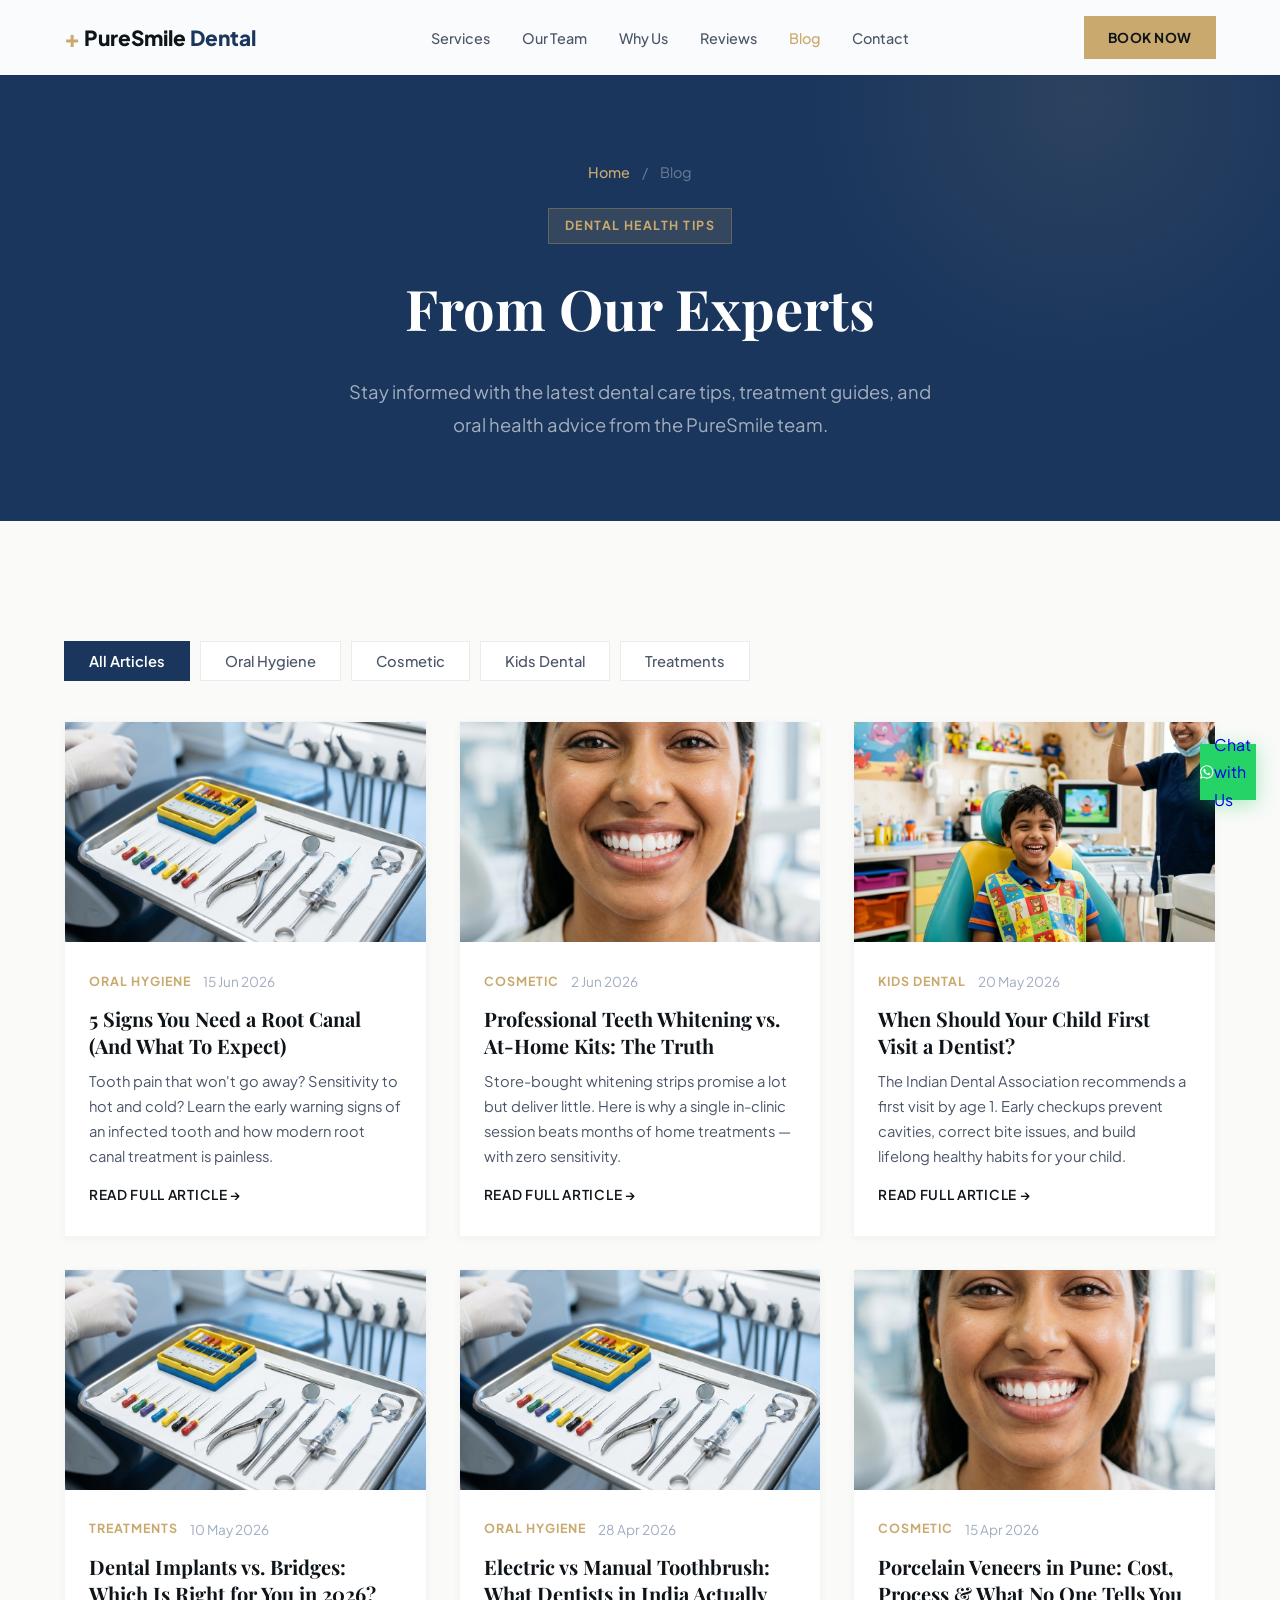
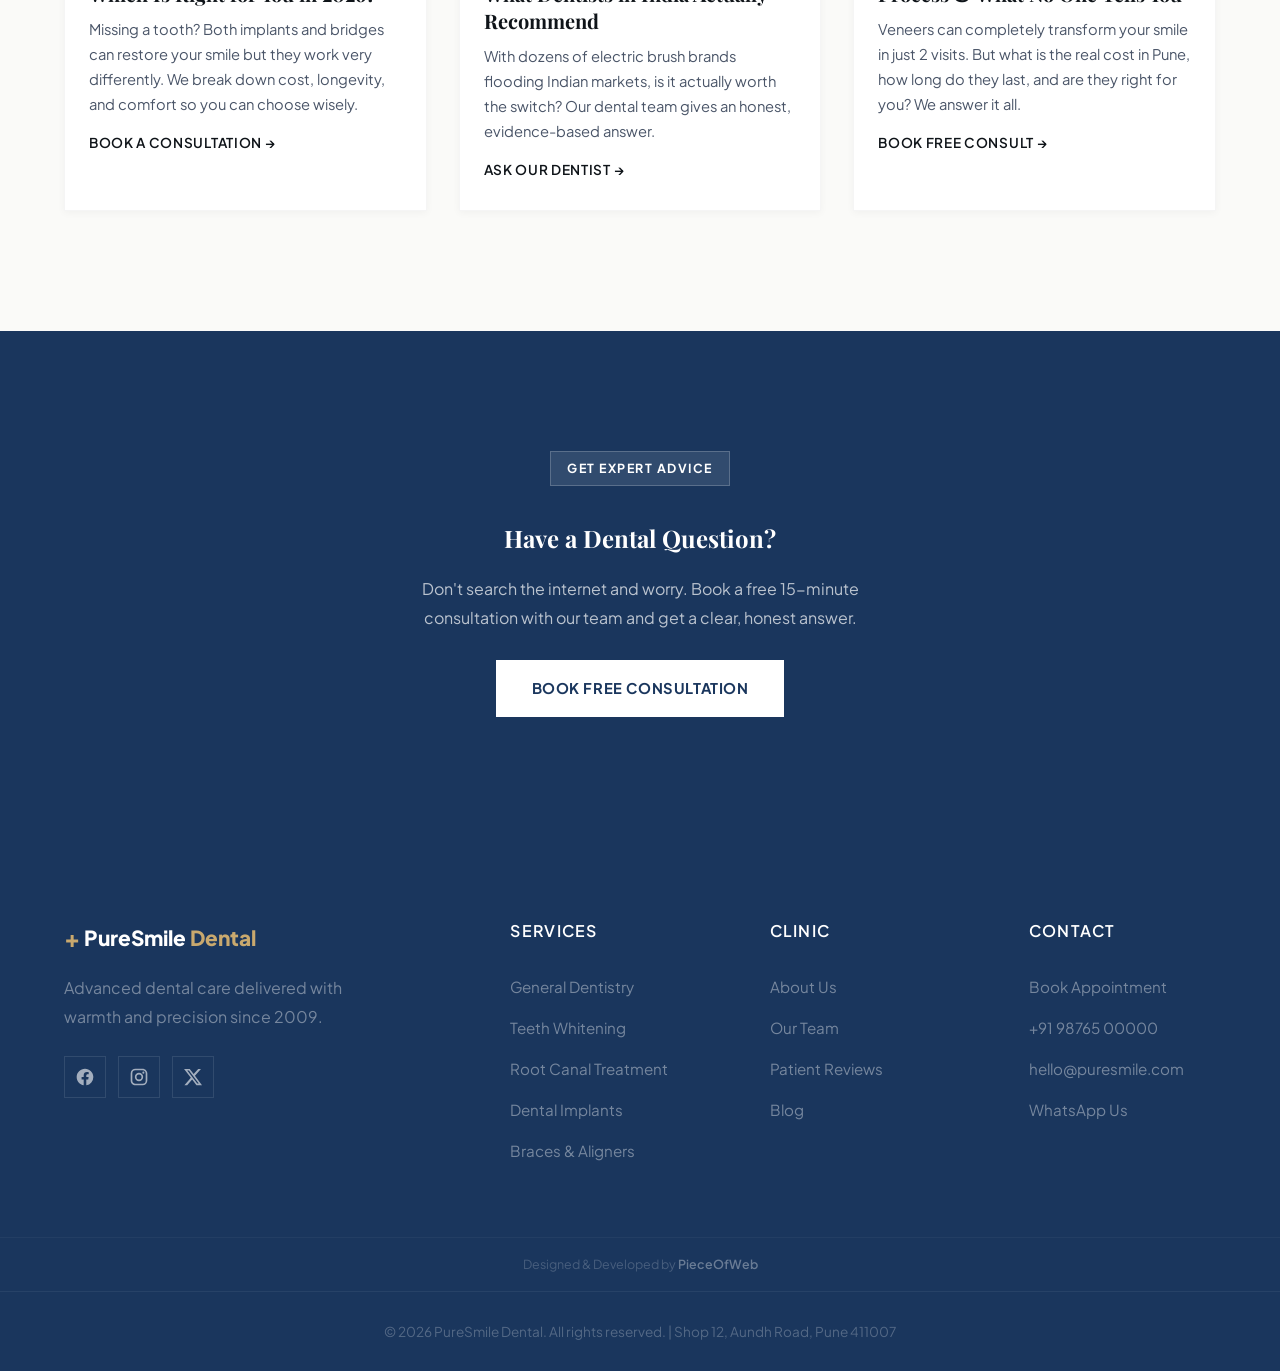
<file: blog.html>
<!DOCTYPE html>
<html lang="en">
<head>
  <meta charset="UTF-8" />
  <meta name="viewport" content="width=device-width, initial-scale=1.0" />
  <title>Dental Health Blog | PureSmile Dental Pune</title>
  <meta name="description" content="Expert dental health tips, treatment guides, and oral care advice from PureSmile Dental, Pune's leading dental clinic." />
  <link rel="canonical" href="https://pure-smile-dental.com/blog.html" />

  <!-- Open Graph / Facebook -->
  <meta property="og:type" content="website" />
  <meta property="og:url" content="https://pure-smile-dental.com/blog.html" />
  <meta property="og:title" content="Dental Health Blog | PureSmile Dental Pune" />
  <meta property="og:description" content="Expert dental health tips, treatment guides, and oral care advice from PureSmile Dental, Pune's leading dental clinic." />
  <meta property="og:image" content="https://pure-smile-dental.com/images/blog_whitening.png" />

  <!-- Twitter -->
  <meta property="twitter:card" content="summary_large_image" />
  <meta property="twitter:url" content="https://pure-smile-dental.com/blog.html" />
  <meta property="twitter:title" content="Dental Health Blog | PureSmile Dental Pune" />
  <meta property="twitter:description" content="Expert dental health tips, treatment guides, and oral care advice from PureSmile Dental." />
  <meta property="twitter:image" content="https://pure-smile-dental.com/images/blog_whitening.png" />

  <link rel="icon" type="image/svg+xml" href="data:image/svg+xml,%3Csvg xmlns='http://www.w3.org/2000/svg' viewBox='0 0 100 100'%3E%3Cpath d='M50 8c-12 0-22 8-25 20-2 8 0 16 2 24 3 10 6 20 8 30 1 5 4 8 7 10 2 1 5 2 8 0 3-2 6-5 7-10 2-10 5-20 8-30 2-8 4-16 2-24C64 16 58 8 50 8z' fill='%230284c7'/%3E%3Ccircle cx='42' cy='30' r='4' fill='white' opacity='0.8'/%3E%3Ccircle cx='58' cy='30' r='4' fill='white' opacity='0.8'/%3E%3C/svg%3E" />
  <link rel="preconnect" href="https://fonts.googleapis.com" />
  <link href="https://fonts.googleapis.com/css2?family=Plus+Jakarta+Sans:wght@300;400;500;600;700;800&family=Playfair+Display:ital,wght@0,400;0,500;0,600;0,700;1,400;1,500;1,600&display=swap" rel="stylesheet" />
  <link rel="stylesheet" href="style.css" />
  <link rel="stylesheet" href="inner.css" />
</head>
<body>
  <nav class="nav inner-nav" id="navbar">
    <div class="nav-container">
      <a href="index.html" class="nav-logo"><span class="logo-icon">+</span> PureSmile<span class="logo-accent">Dental</span></a>
      <ul class="nav-links" id="navLinks">
        <li><a href="index.html#services">Services</a></li>
        <li><a href="team.html">Our Team</a></li>
        <li><a href="index.html#why-us">Why Us</a></li>
        <li><a href="index.html#testimonials">Reviews</a></li>
        <li><a href="blog.html" class="active">Blog</a></li>
        <li><a href="index.html#contact">Contact</a></li>
      </ul>
      <a href="index.html#booking" class="nav-cta">Book Now</a>
      <button class="nav-hamburger" id="hamburger" aria-label="Open menu"><span></span><span></span><span></span></button>
    </div>
  </nav>

  <div class="page-hero">
    <div class="container">
      <div class="breadcrumb"><a href="index.html">Home</a><span>/</span><span>Blog</span></div>
      <span class="section-tag">Dental Health Tips</span>
      <h1>From Our Experts</h1>
      <p>Stay informed with the latest dental care tips, treatment guides, and oral health advice from the PureSmile team.</p>
    </div>
  </div>

  <section class="section blog-listing-section">
    <div class="container">
      <!-- Filter Tags -->
      <div class="filter-bar">
        <button class="filter-btn active" onclick="filterBlog('all', this)">All Articles</button>
        <button class="filter-btn" onclick="filterBlog('hygiene', this)">Oral Hygiene</button>
        <button class="filter-btn" onclick="filterBlog('cosmetic', this)">Cosmetic</button>
        <button class="filter-btn" onclick="filterBlog('kids', this)">Kids Dental</button>
        <button class="filter-btn" onclick="filterBlog('treatment', this)">Treatments</button>
      </div>

      <div class="blog-listing-grid" id="blogGrid">
        <article class="blog-card reveal-on-scroll" data-cat="hygiene">
          <div class="blog-img-wrap">
            <img loading="lazy" src="images/blog_root_canal.png" alt="Root Canal" />
          </div>
          <div class="blog-body">
            <div class="blog-meta"><span class="blog-tag">Oral Hygiene</span><span class="blog-date">15 Jun 2026</span></div>
            <h3>5 Signs You Need a Root Canal (And What To Expect)</h3>
            <p>Tooth pain that won't go away? Sensitivity to hot and cold? Learn the early warning signs of an infected tooth and how modern root canal treatment is painless.</p>
            <a href="blog-root-canal.html" class="service-link">Read Full Article &rarr;</a>
          </div>
        </article>

        <article class="blog-card reveal-on-scroll" data-cat="cosmetic">
          <div class="blog-img-wrap">
            <img loading="lazy" src="images/blog_whitening.png" alt="Teeth Whitening" />
          </div>
          <div class="blog-body">
            <div class="blog-meta"><span class="blog-tag">Cosmetic</span><span class="blog-date">2 Jun 2026</span></div>
            <h3>Professional Teeth Whitening vs. At-Home Kits: The Truth</h3>
            <p>Store-bought whitening strips promise a lot but deliver little. Here is why a single in-clinic session beats months of home treatments &mdash; with zero sensitivity.</p>
            <a href="blog-whitening.html" class="service-link">Read Full Article &rarr;</a>
          </div>
        </article>

        <article class="blog-card reveal-on-scroll" data-cat="kids">
          <div class="blog-img-wrap">
            <img loading="lazy" src="images/blog_kids.png" alt="Kids Dental" />
          </div>
          <div class="blog-body">
            <div class="blog-meta"><span class="blog-tag">Kids Dental</span><span class="blog-date">20 May 2026</span></div>
            <h3>When Should Your Child First Visit a Dentist?</h3>
            <p>The Indian Dental Association recommends a first visit by age 1. Early checkups prevent cavities, correct bite issues, and build lifelong healthy habits for your child.</p>
            <a href="blog-kids-dental.html" class="service-link">Read Full Article &rarr;</a>
          </div>
        </article>

        <article class="blog-card reveal-on-scroll" data-cat="treatment">
          <div class="blog-img-wrap">
            <img loading="lazy" src="images/blog_root_canal.png" alt="Implants"  />
          </div>
          <div class="blog-body">
            <div class="blog-meta"><span class="blog-tag">Treatments</span><span class="blog-date">10 May 2026</span></div>
            <h3>Dental Implants vs. Bridges: Which Is Right for You in 2026?</h3>
            <p>Missing a tooth? Both implants and bridges can restore your smile but they work very differently. We break down cost, longevity, and comfort so you can choose wisely.</p>
            <a href="index.html#booking" class="service-link">Book a Consultation &rarr;</a>
          </div>
        </article>

        <article class="blog-card reveal-on-scroll" data-cat="hygiene">
          <div class="blog-img-wrap">
            <img loading="lazy" src="images/blog_root_canal.png" alt="Toothbrush"  />
          </div>
          <div class="blog-body">
            <div class="blog-meta"><span class="blog-tag">Oral Hygiene</span><span class="blog-date">28 Apr 2026</span></div>
            <h3>Electric vs Manual Toothbrush: What Dentists in India Actually Recommend</h3>
            <p>With dozens of electric brush brands flooding Indian markets, is it actually worth the switch? Our dental team gives an honest, evidence-based answer.</p>
            <a href="index.html#booking" class="service-link">Ask Our Dentist &rarr;</a>
          </div>
        </article>

        <article class="blog-card reveal-on-scroll" data-cat="cosmetic">
          <div class="blog-img-wrap">
            <img loading="lazy" src="images/blog_whitening.png" alt="Porcelain Veneers"  />
          </div>
          <div class="blog-body">
            <div class="blog-meta"><span class="blog-tag">Cosmetic</span><span class="blog-date">15 Apr 2026</span></div>
            <h3>Porcelain Veneers in Pune: Cost, Process &amp; What No One Tells You</h3>
            <p>Veneers can completely transform your smile in just 2 visits. But what is the real cost in Pune, how long do they last, and are they right for you? We answer it all.</p>
            <a href="index.html#booking" class="service-link">Book Free Consult &rarr;</a>
          </div>
        </article>
      </div>
    </div>
  </section>

  <!-- CTA -->
  <section class="section blog-cta-section">
    <div class="container blog-cta-container">
      <span class="section-tag section-tag-light">Get Expert Advice</span>
      <h2>Have a Dental Question?</h2>
      <p>Don't search the internet and worry. Book a free 15-minute consultation with our team and get a clear, honest answer.</p>
      <a href="index.html#booking" class="btn btn-cta-invert">Book Free Consultation</a>
    </div>
  </section>

  <footer class="footer">
    <div class="container footer-inner">
      <div class="footer-brand">
        <a href="index.html" class="nav-logo"><span class="logo-icon">+</span> PureSmile<span class="logo-accent">Dental</span></a>
        <p>Advanced dental care delivered with warmth and precision since 2009.</p>
        <div class="footer-social"><a href="#" aria-label="Facebook"><svg viewBox="0 0 24 24"><path d="M12 2.04C6.5 2.04 2 6.53 2 12.06C2 17.06 5.66 21.21 10.44 21.96V14.96H7.9V12.06H10.44V9.85C10.44 7.34 11.93 5.96 14.22 5.96C15.31 5.96 16.45 6.15 16.45 6.15V8.62H15.19C13.95 8.62 13.56 9.39 13.56 10.18V12.06H16.34L15.89 14.96H13.56V21.96A10 10 0 0022 12.06C22 6.53 17.5 2.04 12 2.04Z" fill="currentColor"/></svg></a><a href="#" aria-label="Instagram"><svg viewBox="0 0 24 24"><path d="M7.8 2h8.4C19.4 2 22 4.6 22 7.8v8.4a5.8 5.8 0 01-5.8 5.8H7.8C4.6 22 2 19.4 2 16.2V7.8A5.8 5.8 0 017.8 2m-.2 2A3.6 3.6 0 004 7.6v8.8C4 18.39 5.61 20 7.6 20h8.8a3.6 3.6 0 003.6-3.6V7.6C20 5.61 18.39 4 16.4 4H7.6m9.65 1.5a1.25 1.25 0 110 2.5 1.25 1.25 0 010-2.5M12 7a5 5 0 110 10 5 5 0 010-10m0 2a3 3 0 100 6 3 3 0 000-6z" fill="currentColor"/></svg></a><a href="#" aria-label="Twitter / X"><svg viewBox="0 0 24 24"><path d="M18.244 2.25h3.308l-7.227 8.26 8.502 11.24H16.17l-5.214-6.817L4.99 21.75H1.68l7.73-8.835L1.254 2.25H8.08l4.713 6.231zm-1.161 17.52h1.833L7.084 4.126H5.117z" fill="currentColor"/></svg></a></div>
      </div>
      <div class="footer-links"><h4>Services</h4><ul>
        <li><a href="index.html#services">General Dentistry</a></li>
        <li><a href="index.html#services">Teeth Whitening</a></li>
        <li><a href="blog-root-canal.html">Root Canal Treatment</a></li>
        <li><a href="index.html#services">Dental Implants</a></li>
        <li><a href="index.html#services">Braces &amp; Aligners</a></li>
      </ul></div>
      <div class="footer-links"><h4>Clinic</h4><ul>
        <li><a href="index.html#about">About Us</a></li>
        <li><a href="team.html">Our Team</a></li>
        <li><a href="index.html#testimonials">Patient Reviews</a></li>
        <li><a href="blog.html">Blog</a></li>
      </ul></div>
      <div class="footer-links"><h4>Contact</h4><ul>
        <li><a href="index.html#booking">Book Appointment</a></li>
        <li><a href="tel:+919876500000">+91 98765 00000</a></li>
        <li><a href="mailto:hello@puresmile.com">hello@puresmile.com</a></li>
        <li><a href="https://wa.me/919876500000" target="_blank">WhatsApp Us</a></li>
      </ul></div>
    </div>
    <div class="powered-by"><div class="container">Designed &amp; Developed by <a href="https://pieceofweb.com" target="_blank" rel="noopener">PieceOfWeb</a></div></div>
    <div class="footer-bottom"><div class="container"><p>&copy; 2026 PureSmile Dental. All rights reserved. | Shop 12, Aundh Road, Pune 411007</p></div></div>
  </footer>

  <a href="https://wa.me/919876500000?text=Hi%20PureSmile%20Dental!%20I%20would%20like%20to%20book%20an%20appointment." class="whatsapp-float" target="_blank" rel="noopener" aria-label="Chat on WhatsApp">
    <svg xmlns="http://www.w3.org/2000/svg" width="30" height="30" viewBox="0 0 24 24" fill="white"><path d="M17.472 14.382c-.297-.149-1.758-.867-2.03-.967-.273-.099-.471-.148-.67.15-.197.297-.767.966-.94 1.164-.173.199-.347.223-.644.075-.297-.15-1.255-.463-2.39-1.475-.883-.788-1.48-1.761-1.653-2.059-.173-.297-.018-.458.13-.606.134-.133.298-.347.446-.52.149-.174.198-.298.298-.497.099-.198.05-.371-.025-.52-.075-.149-.669-1.612-.916-2.207-.242-.579-.487-.5-.669-.51-.173-.008-.371-.01-.57-.01-.198 0-.52.074-.792.372-.272.297-1.04 1.016-1.04 2.479 0 1.462 1.065 2.875 1.213 3.074.149.198 2.096 3.2 5.077 4.487.709.306 1.262.489 1.694.625.712.227 1.36.195 1.871.118.571-.085 1.758-.719 2.006-1.413.248-.694.248-1.289.173-1.413-.074-.124-.272-.198-.57-.347m-5.421 7.403h-.004a9.87 9.87 0 01-5.031-1.378l-.361-.214-3.741.982.998-3.648-.235-.374a9.86 9.86 0 01-1.51-5.26c.001-5.45 4.436-9.884 9.888-9.884 2.64 0 5.122 1.03 6.988 2.898a9.825 9.825 0 012.893 6.994c-.003 5.45-4.437 9.884-9.885 9.884m8.413-18.297A11.815 11.815 0 0012.05 0C5.495 0 .16 5.335.157 11.892c0 2.096.547 4.142 1.588 5.945L.057 24l6.305-1.654a11.882 11.882 0 005.683 1.448h.005c6.554 0 11.89-5.335 11.893-11.893a11.821 11.821 0 00-3.48-8.413Z"/></svg>
    <span>Chat with Us</span>
  </a>

  <script>
    function filterBlog(cat, btn) {
      document.querySelectorAll('.filter-btn').forEach(b => b.classList.remove('active'));
      btn.classList.add('active');
      document.querySelectorAll('#blogGrid .blog-card').forEach(card => {
        card.style.display = (cat === 'all' || card.dataset.cat === cat) ? '' : 'none';
      });
    }
  </script>
  <script src="inner.js"></script>
</body>
</html>
</file>
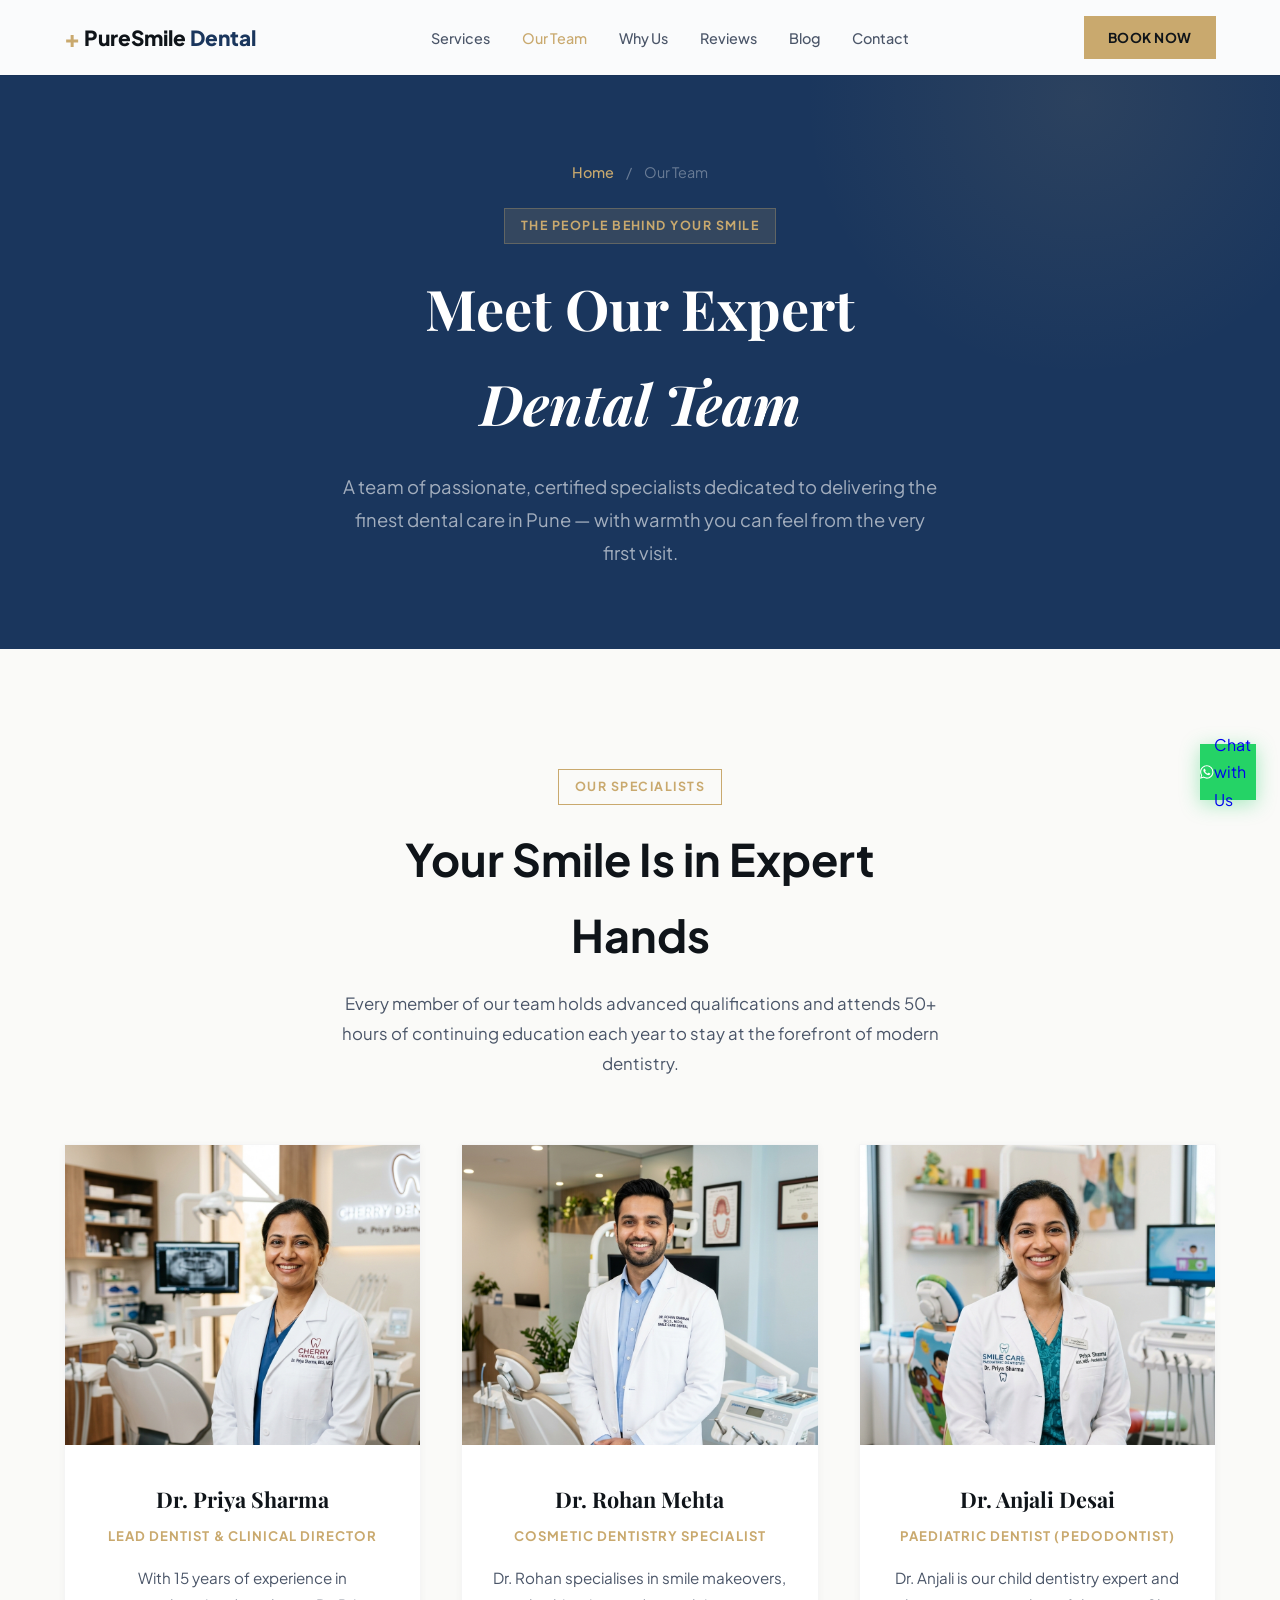
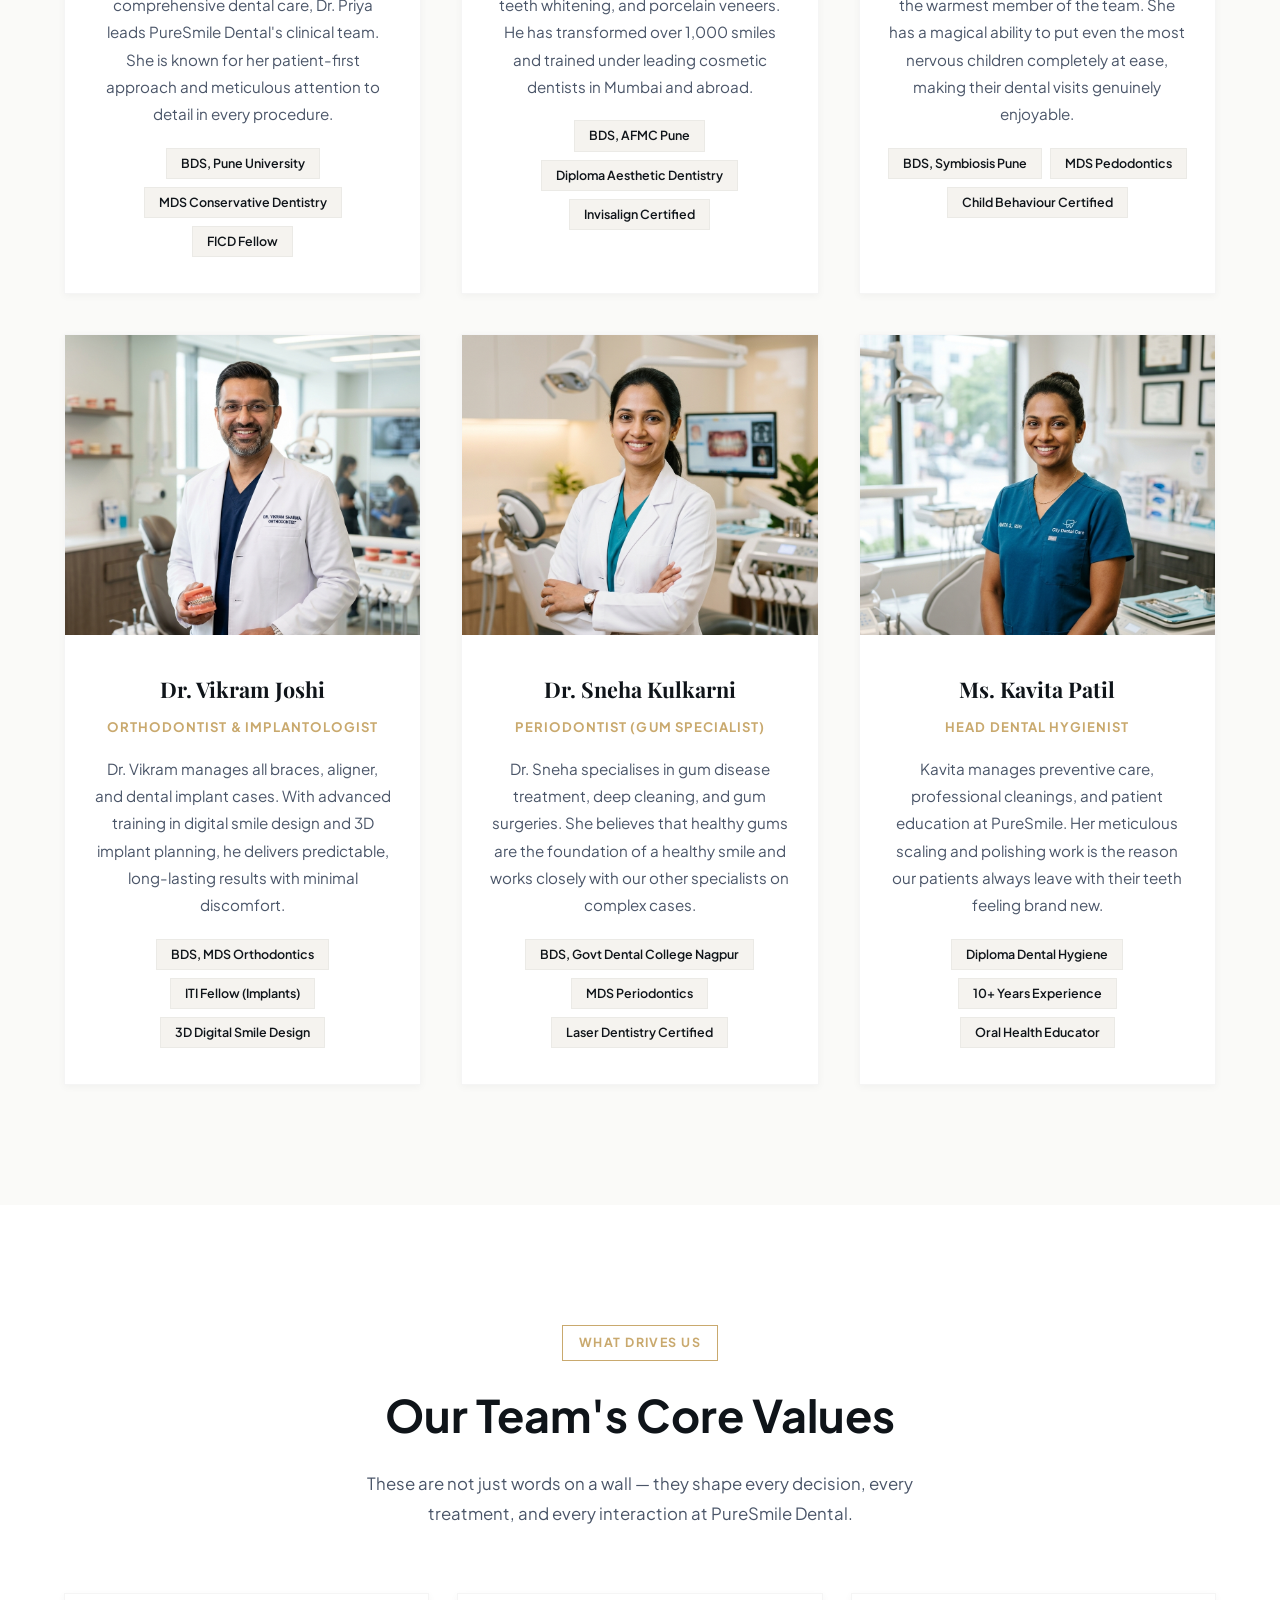
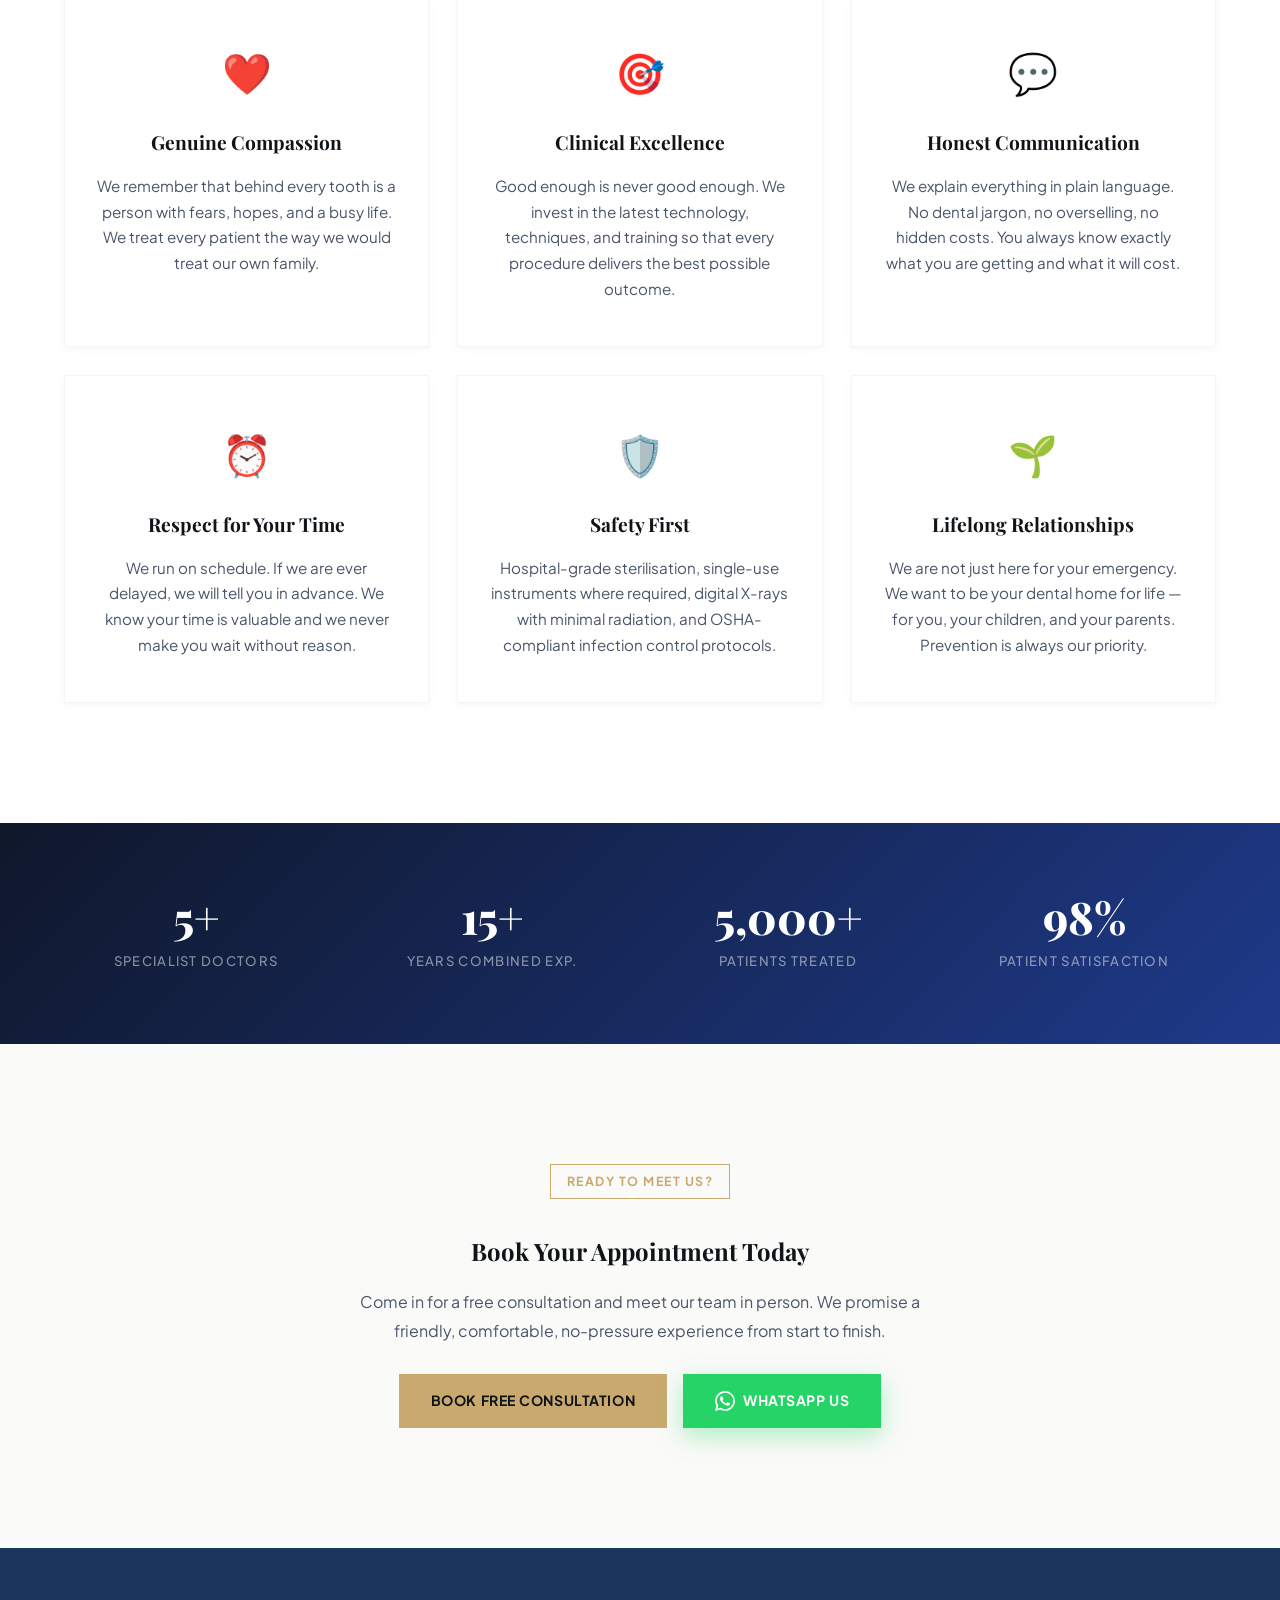
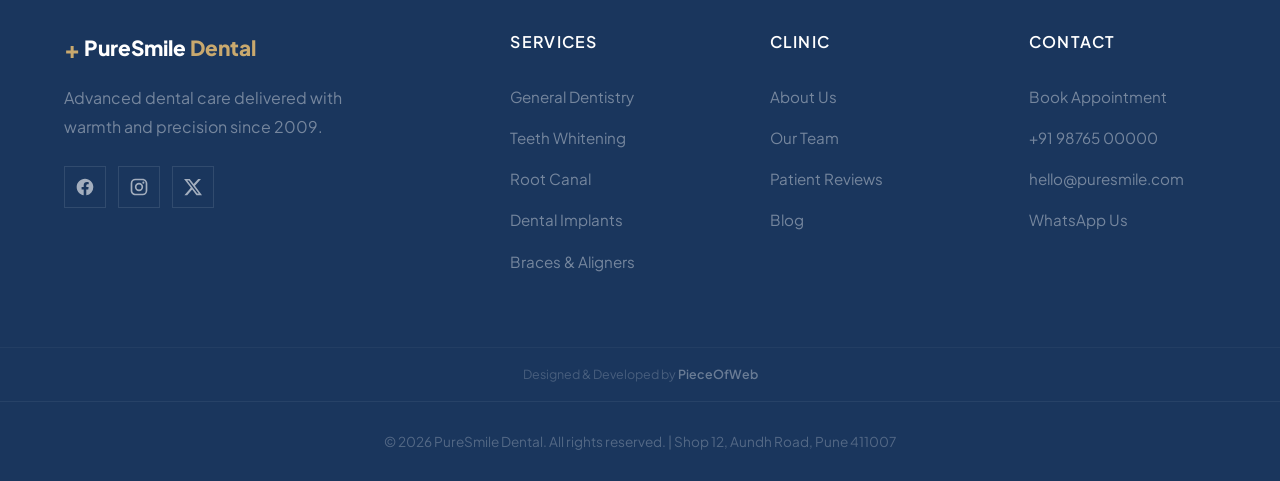
<file: team.html>
<!DOCTYPE html>
<html lang="en">
<head>
  <meta charset="UTF-8" />
  <meta name="viewport" content="width=device-width, initial-scale=1.0" />
  <title>Meet Our Team | PureSmile Dental Pune</title>
  <meta name="description" content="Meet the experienced, certified dental team at PureSmile Dental, Pune. Our specialists in general dentistry, cosmetic dentistry, orthodontics, and paediatric care." />
  <link rel="canonical" href="https://pure-smile-dental.com/team.html" />

  <!-- Open Graph / Facebook -->
  <meta property="og:type" content="website" />
  <meta property="og:url" content="https://pure-smile-dental.com/team.html" />
  <meta property="og:title" content="Meet Our Team | PureSmile Dental Pune" />
  <meta property="og:description" content="Meet the experienced, certified dental team at PureSmile Dental, Pune. Our specialists in general dentistry, cosmetic dentistry, orthodontics, and paediatric care." />
  <meta property="og:image" content="https://pure-smile-dental.com/images/team_priya.png" />

  <!-- Twitter -->
  <meta property="twitter:card" content="summary_large_image" />
  <meta property="twitter:url" content="https://pure-smile-dental.com/team.html" />
  <meta property="twitter:title" content="Meet Our Team | PureSmile Dental Pune" />
  <meta property="twitter:description" content="Meet the experienced, certified dental team at PureSmile Dental, Pune." />
  <meta property="twitter:image" content="https://pure-smile-dental.com/images/team_priya.png" />

  <link rel="icon" type="image/svg+xml" href="data:image/svg+xml,%3Csvg xmlns='http://www.w3.org/2000/svg' viewBox='0 0 100 100'%3E%3Cpath d='M50 8c-12 0-22 8-25 20-2 8 0 16 2 24 3 10 6 20 8 30 1 5 4 8 7 10 2 1 5 2 8 0 3-2 6-5 7-10 2-10 5-20 8-30 2-8 4-16 2-24C64 16 58 8 50 8z' fill='%230284c7'/%3E%3Ccircle cx='42' cy='30' r='4' fill='white' opacity='0.8'/%3E%3Ccircle cx='58' cy='30' r='4' fill='white' opacity='0.8'/%3E%3C/svg%3E" />
  <link rel="preconnect" href="https://fonts.googleapis.com" />
  <link href="https://fonts.googleapis.com/css2?family=Plus+Jakarta+Sans:wght@300;400;500;600;700;800&family=Playfair+Display:ital,wght@0,400;0,500;0,600;0,700;1,400;1,500;1,600&display=swap" rel="stylesheet" />
  <link rel="stylesheet" href="style.css" />
  <link rel="stylesheet" href="inner.css" />
</head>
<body>
  <nav class="nav inner-nav" id="navbar">
    <div class="nav-container">
      <a href="index.html" class="nav-logo"><span class="logo-icon">+</span> PureSmile<span class="logo-accent">Dental</span></a>
      <ul class="nav-links" id="navLinks">
        <li><a href="index.html#services">Services</a></li>
        <li><a href="team.html" class="active">Our Team</a></li>
        <li><a href="index.html#why-us">Why Us</a></li>
        <li><a href="index.html#testimonials">Reviews</a></li>
        <li><a href="blog.html">Blog</a></li>
        <li><a href="index.html#contact">Contact</a></li>
      </ul>
      <a href="index.html#booking" class="nav-cta">Book Now</a>
      <button class="nav-hamburger" id="hamburger" aria-label="Open menu"><span></span><span></span><span></span></button>
    </div>
  </nav>

  <div class="page-hero">
    <div class="container">
      <div class="breadcrumb"><a href="index.html">Home</a><span>/</span><span>Our Team</span></div>
      <span class="section-tag">The People Behind Your Smile</span>
      <h1>Meet Our Expert<br/><em >Dental Team</em></h1>
      <p>A team of passionate, certified specialists dedicated to delivering the finest dental care in Pune — with warmth you can feel from the very first visit.</p>
    </div>
  </div>

  <!-- TEAM GRID -->
  <section class="section team-section">
    <div class="container">
      <div class="section-header">
        <span class="section-tag">Our Specialists</span>
        <h2>Your Smile Is in Expert Hands</h2>
        <p>Every member of our team holds advanced qualifications and attends 50+ hours of continuing education each year to stay at the forefront of modern dentistry.</p>
      </div>
      <div class="team-grid">

        <div class="team-card">
          <div class="team-card-img">
            <img loading="lazy" src="images/team_priya.png" alt="Dr Priya Sharma" />
          </div>
          <div class="team-card-body">
            <h3>Dr. Priya Sharma</h3>
            <span class="team-card-role">Lead Dentist &amp; Clinical Director</span>
            <p>With 15 years of experience in comprehensive dental care, Dr. Priya leads PureSmile Dental's clinical team. She is known for her patient-first approach and meticulous attention to detail in every procedure.</p>
            <div class="team-qual">
              <span>BDS, Pune University</span>
              <span>MDS Conservative Dentistry</span>
              <span>FICD Fellow</span>
            </div>
          </div>
        </div>

        <div class="team-card">
          <div class="team-card-img">
            <img loading="lazy" src="images/team_rohan.png" alt="Dr Rohan Mehta" />
          </div>
          <div class="team-card-body">
            <h3>Dr. Rohan Mehta</h3>
            <span class="team-card-role">Cosmetic Dentistry Specialist</span>
            <p>Dr. Rohan specialises in smile makeovers, teeth whitening, and porcelain veneers. He has transformed over 1,000 smiles and trained under leading cosmetic dentists in Mumbai and abroad.</p>
            <div class="team-qual">
              <span>BDS, AFMC Pune</span>
              <span>Diploma Aesthetic Dentistry</span>
              <span>Invisalign Certified</span>
            </div>
          </div>
        </div>

        <div class="team-card">
          <div class="team-card-img">
            <img loading="lazy" src="images/team_anjali.png" alt="Dr Anjali Desai" />
          </div>
          <div class="team-card-body">
            <h3>Dr. Anjali Desai</h3>
            <span class="team-card-role">Paediatric Dentist (Pedodontist)</span>
            <p>Dr. Anjali is our child dentistry expert and the warmest member of the team. She has a magical ability to put even the most nervous children completely at ease, making their dental visits genuinely enjoyable.</p>
            <div class="team-qual">
              <span>BDS, Symbiosis Pune</span>
              <span>MDS Pedodontics</span>
              <span>Child Behaviour Certified</span>
            </div>
          </div>
        </div>

        <div class="team-card">
          <div class="team-card-img">
            <img loading="lazy" src="images/team_vikram.png" alt="Dr Vikram Joshi" />
          </div>
          <div class="team-card-body">
            <h3>Dr. Vikram Joshi</h3>
            <span class="team-card-role">Orthodontist &amp; Implantologist</span>
            <p>Dr. Vikram manages all braces, aligner, and dental implant cases. With advanced training in digital smile design and 3D implant planning, he delivers predictable, long-lasting results with minimal discomfort.</p>
            <div class="team-qual">
              <span>BDS, MDS Orthodontics</span>
              <span>ITI Fellow (Implants)</span>
              <span>3D Digital Smile Design</span>
            </div>
          </div>
        </div>

        <div class="team-card">
          <div class="team-card-img">
            <img loading="lazy" src="images/team_sneha.png" alt="Dr Sneha Kulkarni" />
          </div>
          <div class="team-card-body">
            <h3>Dr. Sneha Kulkarni</h3>
            <span class="team-card-role">Periodontist (Gum Specialist)</span>
            <p>Dr. Sneha specialises in gum disease treatment, deep cleaning, and gum surgeries. She believes that healthy gums are the foundation of a healthy smile and works closely with our other specialists on complex cases.</p>
            <div class="team-qual">
              <span>BDS, Govt Dental College Nagpur</span>
              <span>MDS Periodontics</span>
              <span>Laser Dentistry Certified</span>
            </div>
          </div>
        </div>

        <div class="team-card">
          <div class="team-card-img">
            <img loading="lazy" src="images/team_kavita.png" alt="Ms Kavita Patil" />
          </div>
          <div class="team-card-body">
            <h3>Ms. Kavita Patil</h3>
            <span class="team-card-role">Head Dental Hygienist</span>
            <p>Kavita manages preventive care, professional cleanings, and patient education at PureSmile. Her meticulous scaling and polishing work is the reason our patients always leave with their teeth feeling brand new.</p>
            <div class="team-qual">
              <span>Diploma Dental Hygiene</span>
              <span>10+ Years Experience</span>
              <span>Oral Health Educator</span>
            </div>
          </div>
        </div>

      </div>
    </div>
  </section>

  <!-- VALUES -->
  <section class="section values-section">
    <div class="container">
      <div class="section-header">
        <span class="section-tag">What Drives Us</span>
        <h2>Our Team's Core Values</h2>
        <p>These are not just words on a wall — they shape every decision, every treatment, and every interaction at PureSmile Dental.</p>
      </div>
      <div class="values-grid">
        <div class="value-card">
          <div class="value-icon">❤️</div>
          <h3>Genuine Compassion</h3>
          <p>We remember that behind every tooth is a person with fears, hopes, and a busy life. We treat every patient the way we would treat our own family.</p>
        </div>
        <div class="value-card">
          <div class="value-icon">🎯</div>
          <h3>Clinical Excellence</h3>
          <p>Good enough is never good enough. We invest in the latest technology, techniques, and training so that every procedure delivers the best possible outcome.</p>
        </div>
        <div class="value-card">
          <div class="value-icon">💬</div>
          <h3>Honest Communication</h3>
          <p>We explain everything in plain language. No dental jargon, no overselling, no hidden costs. You always know exactly what you are getting and what it will cost.</p>
        </div>
        <div class="value-card">
          <div class="value-icon">⏰</div>
          <h3>Respect for Your Time</h3>
          <p>We run on schedule. If we are ever delayed, we will tell you in advance. We know your time is valuable and we never make you wait without reason.</p>
        </div>
        <div class="value-card">
          <div class="value-icon">🛡️</div>
          <h3>Safety First</h3>
          <p>Hospital-grade sterilisation, single-use instruments where required, digital X-rays with minimal radiation, and OSHA-compliant infection control protocols.</p>
        </div>
        <div class="value-card">
          <div class="value-icon">🌱</div>
          <h3>Lifelong Relationships</h3>
          <p>We are not just here for your emergency. We want to be your dental home for life — for you, your children, and your parents. Prevention is always our priority.</p>
        </div>
      </div>
    </div>
  </section>

  <!-- STATS BANNER -->
  <section class="stats-banner">
    <div class="container">
      <div class="stats-grid">
        <div class="stat-item"><div class="stat-number">5+</div><div class="stat-label">Specialist Doctors</div></div>
        <div class="stat-item"><div class="stat-number">15+</div><div class="stat-label">Years Combined Exp.</div></div>
        <div class="stat-item"><div class="stat-number">5,000+</div><div class="stat-label">Patients Treated</div></div>
        <div class="stat-item"><div class="stat-number">98%</div><div class="stat-label">Patient Satisfaction</div></div>
      </div>
    </div>
  </section>

  <!-- CTA -->
  <section class="section inner-cta-section">
    <div class="container inner-cta-container">
      <span class="section-tag">Ready to Meet Us?</span>
      <h2>Book Your Appointment Today</h2>
      <p>Come in for a free consultation and meet our team in person. We promise a friendly, comfortable, no-pressure experience from start to finish.</p>
      <div class="inner-cta-buttons">
        <a href="index.html#booking" class="btn btn-primary">Book Free Consultation</a>
        <a href="https://wa.me/919876500000" target="_blank" class="btn btn-whatsapp">
          <svg xmlns="http://www.w3.org/2000/svg" width="20" height="20" viewBox="0 0 24 24" fill="white"><path d="M17.472 14.382c-.297-.149-1.758-.867-2.03-.967-.273-.099-.471-.148-.67.15-.197.297-.767.966-.94 1.164-.173.199-.347.223-.644.075-.297-.15-1.255-.463-2.39-1.475-.883-.788-1.48-1.761-1.653-2.059-.173-.297-.018-.458.13-.606.134-.133.298-.347.446-.52.149-.174.198-.298.298-.497.099-.198.05-.371-.025-.52-.075-.149-.669-1.612-.916-2.207-.242-.579-.487-.5-.669-.51-.173-.008-.371-.01-.57-.01-.198 0-.52.074-.792.372-.272.297-1.04 1.016-1.04 2.479 0 1.462 1.065 2.875 1.213 3.074.149.198 2.096 3.2 5.077 4.487.709.306 1.262.489 1.694.625.712.227 1.36.195 1.871.118.571-.085 1.758-.719 2.006-1.413.248-.694.248-1.289.173-1.413-.074-.124-.272-.198-.57-.347m-5.421 7.403h-.004a9.87 9.87 0 01-5.031-1.378l-.361-.214-3.741.982.998-3.648-.235-.374a9.86 9.86 0 01-1.51-5.26c.001-5.45 4.436-9.884 9.888-9.884 2.64 0 5.122 1.03 6.988 2.898a9.825 9.825 0 012.893 6.994c-.003 5.45-4.437 9.884-9.885 9.884m8.413-18.297A11.815 11.815 0 0012.05 0C5.495 0 .16 5.335.157 11.892c0 2.096.547 4.142 1.588 5.945L.057 24l6.305-1.654a11.882 11.882 0 005.683 1.448h.005c6.554 0 11.89-5.335 11.893-11.893a11.821 11.821 0 00-3.48-8.413Z"/></svg>
          WhatsApp Us
        </a>
      </div>
    </div>
  </section>

  <footer class="footer"><div class="container footer-inner">
    <div class="footer-brand"><a href="index.html" class="nav-logo"><span class="logo-icon">+</span> PureSmile<span class="logo-accent">Dental</span></a><p>Advanced dental care delivered with warmth and precision since 2009.</p><div class="footer-social"><a href="#" aria-label="Facebook"><svg viewBox="0 0 24 24"><path d="M12 2.04C6.5 2.04 2 6.53 2 12.06C2 17.06 5.66 21.21 10.44 21.96V14.96H7.9V12.06H10.44V9.85C10.44 7.34 11.93 5.96 14.22 5.96C15.31 5.96 16.45 6.15 16.45 6.15V8.62H15.19C13.95 8.62 13.56 9.39 13.56 10.18V12.06H16.34L15.89 14.96H13.56V21.96A10 10 0 0022 12.06C22 6.53 17.5 2.04 12 2.04Z" fill="currentColor"/></svg></a><a href="#" aria-label="Instagram"><svg viewBox="0 0 24 24"><path d="M7.8 2h8.4C19.4 2 22 4.6 22 7.8v8.4a5.8 5.8 0 01-5.8 5.8H7.8C4.6 22 2 19.4 2 16.2V7.8A5.8 5.8 0 017.8 2m-.2 2A3.6 3.6 0 004 7.6v8.8C4 18.39 5.61 20 7.6 20h8.8a3.6 3.6 0 003.6-3.6V7.6C20 5.61 18.39 4 16.4 4H7.6m9.65 1.5a1.25 1.25 0 110 2.5 1.25 1.25 0 010-2.5M12 7a5 5 0 110 10 5 5 0 010-10m0 2a3 3 0 100 6 3 3 0 000-6z" fill="currentColor"/></svg></a><a href="#" aria-label="Twitter / X"><svg viewBox="0 0 24 24"><path d="M18.244 2.25h3.308l-7.227 8.26 8.502 11.24H16.17l-5.214-6.817L4.99 21.75H1.68l7.73-8.835L1.254 2.25H8.08l4.713 6.231zm-1.161 17.52h1.833L7.084 4.126H5.117z" fill="currentColor"/></svg></a></div></div>
    <div class="footer-links"><h4>Services</h4><ul><li><a href="index.html#services">General Dentistry</a></li><li><a href="index.html#services">Teeth Whitening</a></li><li><a href="blog-root-canal.html">Root Canal</a></li><li><a href="index.html#services">Dental Implants</a></li><li><a href="index.html#services">Braces &amp; Aligners</a></li></ul></div>
    <div class="footer-links"><h4>Clinic</h4><ul><li><a href="index.html#about">About Us</a></li><li><a href="team.html">Our Team</a></li><li><a href="index.html#testimonials">Patient Reviews</a></li><li><a href="blog.html">Blog</a></li></ul></div>
    <div class="footer-links"><h4>Contact</h4><ul><li><a href="index.html#booking">Book Appointment</a></li><li><a href="tel:+919876500000">+91 98765 00000</a></li><li><a href="mailto:hello@puresmile.com">hello@puresmile.com</a></li><li><a href="https://wa.me/919876500000" target="_blank">WhatsApp Us</a></li></ul></div>
  </div><div class="powered-by"><div class="container">Designed &amp; Developed by <a href="https://pieceofweb.com" target="_blank" rel="noopener">PieceOfWeb</a></div></div>
    <div class="footer-bottom"><div class="container"><p>&copy; 2026 PureSmile Dental. All rights reserved. | Shop 12, Aundh Road, Pune 411007</p></div></div></footer>
  <a href="https://wa.me/919876500000" class="whatsapp-float" target="_blank" rel="noopener"><svg xmlns="http://www.w3.org/2000/svg" width="30" height="30" viewBox="0 0 24 24" fill="white"><path d="M17.472 14.382c-.297-.149-1.758-.867-2.03-.967-.273-.099-.471-.148-.67.15-.197.297-.767.966-.94 1.164-.173.199-.347.223-.644.075-.297-.15-1.255-.463-2.39-1.475-.883-.788-1.48-1.761-1.653-2.059-.173-.297-.018-.458.13-.606.134-.133.298-.347.446-.52.149-.174.198-.298.298-.497.099-.198.05-.371-.025-.52-.075-.149-.669-1.612-.916-2.207-.242-.579-.487-.5-.669-.51-.173-.008-.371-.01-.57-.01-.198 0-.52.074-.792.372-.272.297-1.04 1.016-1.04 2.479 0 1.462 1.065 2.875 1.213 3.074.149.198 2.096 3.2 5.077 4.487.709.306 1.262.489 1.694.625.712.227 1.36.195 1.871.118.571-.085 1.758-.719 2.006-1.413.248-.694.248-1.289.173-1.413-.074-.124-.272-.198-.57-.347m-5.421 7.403h-.004a9.87 9.87 0 01-5.031-1.378l-.361-.214-3.741.982.998-3.648-.235-.374a9.86 9.86 0 01-1.51-5.26c.001-5.45 4.436-9.884 9.888-9.884 2.64 0 5.122 1.03 6.988 2.898a9.825 9.825 0 012.893 6.994c-.003 5.45-4.437 9.884-9.885 9.884m8.413-18.297A11.815 11.815 0 0012.05 0C5.495 0 .16 5.335.157 11.892c0 2.096.547 4.142 1.588 5.945L.057 24l6.305-1.654a11.882 11.882 0 005.683 1.448h.005c6.554 0 11.89-5.335 11.893-11.893a11.821 11.821 0 00-3.48-8.413Z"/></svg><span>Chat with Us</span></a>
  <script src="inner.js"></script>
</body>
</html>
</file>
<file: style.css>
/* ===========================
   RESET & BASE
   =========================== */
*, *::before, *::after { margin: 0; padding: 0; box-sizing: border-box; }

:root {
  --primary: #1a365d;
  --primary-light: #2b6cb0;
  --accent: #c9a96e;
  --accent-light: #d4b98a;
  --accent-glow: rgba(201, 169, 110, 0.12);
  --bg: #fafaf8;
  --surface: #ffffff;
  --surface-alt: #f5f3ef;
  --text: #0f1419;
  --text-muted: #4a5568;
  --text-light: #a0aec0;
  --font-body: 'Plus Jakarta Sans', sans-serif;
  --font-display: 'Playfair Display', serif;
  --shadow-sm: 0 2px 8px rgba(0,0,0,0.04);
  --shadow-md: 0 8px 30px rgba(0,0,0,0.06);
  --shadow-lg: 0 20px 60px rgba(0,0,0,0.08);
  --transition: all 0.4s cubic-bezier(0.25, 1, 0.5, 1);
}

html { scroll-behavior: smooth; }
body { font-family: var(--font-body); background: var(--bg); color: var(--text); line-height: 1.7; overflow-x: hidden; -webkit-font-smoothing: antialiased; }
.container { max-width: 1200px; margin: 0 auto; padding: 0 24px; }
.section { padding: 120px 0; }
.section-alt { background: var(--surface-alt); }
.section-dark { background: var(--primary); }
h2 em, h1 em { font-family: var(--font-display); font-style: italic; }
a { text-decoration: none; }

/* ===========================
   COMPONENTS
   =========================== */
.tag {
  display: inline-block;
  font-size: 0.78rem; font-weight: 700;
  text-transform: uppercase; letter-spacing: 0.12em;
  color: var(--accent); border: 1px solid var(--accent);
  padding: 6px 16px; margin-bottom: 16px;
}
.tag-light { color: rgba(255,255,255,0.7); border-color: rgba(255,255,255,0.25); }

.section-header { text-align: center; max-width: 600px; margin: 0 auto 64px; }
.section-header h2 { font-size: clamp(1.8rem, 3.5vw, 2.8rem); margin-bottom: 16px; }
.section-header p { color: var(--text-muted); font-size: 1.05rem; line-height: 1.8; }
.section-header-light h2 { color: #fff; }
.section-header-light p { color: rgba(255,255,255,0.6); }

.btn {
  display: inline-flex; align-items: center; gap: 8px;
  padding: 15px 32px; font-weight: 700; font-size: 0.88rem;
  text-transform: uppercase; letter-spacing: 0.04em;
  transition: var(--transition); cursor: pointer; border: none;
  font-family: var(--font-body);
}
.btn-primary { background: var(--accent); color: var(--text); }
.btn-primary:hover { background: var(--accent-light); transform: translateY(-2px); box-shadow: 0 8px 24px rgba(201,169,110,0.3); }
.btn-outline { background: transparent; color: #fff; border: 2px solid rgba(255,255,255,0.4); }
.btn-outline:hover { background: rgba(255,255,255,0.1); border-color: #fff; }
.btn-outline-dark { background: transparent; color: var(--text); border: 2px solid rgba(0,0,0,0.15); }
.btn-outline-dark:hover { border-color: var(--accent); color: var(--accent); }
.btn-full { width: 100%; justify-content: center; }
.btn-wa { background: transparent; color: #25D366; border: 2px solid #25D366; }
.btn-wa svg { width: 18px; height: 18px; }
.btn-wa:hover { background: #25D366; color: #fff; transform: translateY(-2px); }

.link-arrow {
  display: inline-block; margin-top: 16px;
  font-size: 0.85rem; font-weight: 700; color: var(--accent);
  text-transform: uppercase; letter-spacing: 0.05em;
  transition: color 0.3s;
}
.link-arrow:hover { color: var(--primary); }

/* Reveal animation */
.reveal { opacity: 0; transform: translateY(24px); transition: opacity 0.6s ease, transform 0.6s ease; }
.reveal.visible { opacity: 1; transform: translateY(0); }

/* ===========================
   NAV
   =========================== */
.nav {
  position: fixed; top: 0; left: 0; right: 0; z-index: 1000;
  padding: 20px 0; transition: var(--transition);
}
.nav.scrolled { background: rgba(255,255,255,0.97); backdrop-filter: blur(12px); padding: 14px 0; box-shadow: 0 1px 0 rgba(0,0,0,0.06); }
.nav-inner { display: flex; align-items: center; justify-content: space-between; }
.nav-logo { font-size: 1.3rem; font-weight: 800; color: #fff; display: flex; align-items: center; gap: 4px; }
.nav.scrolled .nav-logo { color: var(--text); }
.logo-icon { color: var(--accent); font-weight: 900; font-size: 1.5rem; }
.logo-accent { color: var(--accent); }
.nav-links { display: flex; list-style: none; gap: 32px; }
.nav-links a { color: rgba(255,255,255,0.7); font-size: 0.9rem; font-weight: 500; transition: color 0.3s; }
.nav-links a:hover, .nav-links a.active { color: #fff; }
.nav.scrolled .nav-links a { color: var(--text-muted); }
.nav.scrolled .nav-links a:hover, .nav.scrolled .nav-links a.active { color: var(--accent); }
.nav-cta { padding: 10px 24px; background: var(--accent); color: var(--text); font-weight: 700; font-size: 0.85rem; text-transform: uppercase; letter-spacing: 0.04em; transition: var(--transition); }
.nav-cta:hover { background: var(--accent-light); transform: translateY(-1px); }
.nav-hamburger { display: none; background: none; border: none; cursor: pointer; flex-direction: column; gap: 5px; padding: 4px; }
.nav-hamburger span { display: block; width: 24px; height: 2px; background: #fff; transition: 0.3s; }
.nav.scrolled .nav-hamburger span { background: var(--text); }

/* ===========================
   HERO
   =========================== */
.hero {
  position: relative; min-height: 100vh;
  display: flex; flex-direction: column; justify-content: center;
  overflow: hidden;
}
.hero-bg { position: absolute; inset: 0; z-index: 0; }
.hero-bg img { width: 100%; height: 100%; object-fit: cover; }
.hero-overlay { position: absolute; inset: 0; background: linear-gradient(135deg, rgba(15,20,25,0.88) 0%, rgba(26,54,93,0.75) 100%); }
.hero-grid {
  position: relative; z-index: 1;
  display: grid; grid-template-columns: 1fr 1fr;
  align-items: center; gap: 48px;
  padding: 140px 0 100px;
}
.hero-content { max-width: 560px; }
.hero-badge {
  display: inline-block; padding: 8px 20px;
  background: rgba(201,169,110,0.15); border: 1px solid rgba(201,169,110,0.3);
  color: var(--accent); font-size: 0.82rem; font-weight: 600;
  text-transform: uppercase; letter-spacing: 0.08em; margin-bottom: 28px;
}
.hero-content h1 {
  font-size: clamp(2.5rem, 5vw, 4rem); font-weight: 800;
  color: #fff; line-height: 1.1; margin-bottom: 24px;
}
.hero-content h1 em { font-family: var(--font-display); font-style: italic; color: var(--accent); }
.hero-content p { color: rgba(255,255,255,0.6); font-size: 1.15rem; line-height: 1.8; margin-bottom: 36px; max-width: 460px; }
.hero-actions { display: flex; gap: 16px; flex-wrap: wrap; }
.hero-doctor { display: flex; justify-content: center; }
.hero-doctor img { max-height: 520px; width: auto; object-fit: contain; filter: drop-shadow(0 20px 40px rgba(0,0,0,0.3)); }
.hero-stats {
  position: relative; z-index: 1;
  display: flex; justify-content: center; gap: 64px;
  padding: 36px 0; margin: 0 auto;
  border-top: 1px solid rgba(255,255,255,0.1);
  max-width: 600px;
}
.hero-stat { text-align: center; }
.hero-stat strong { display: block; font-size: 2rem; color: #fff; font-family: var(--font-display); }
.hero-stat span { font-size: 0.82rem; color: rgba(255,255,255,0.45); text-transform: uppercase; letter-spacing: 0.1em; }

/* ===========================
   SERVICES
   =========================== */
.services-grid {
  display: grid; grid-template-columns: repeat(3, 1fr);
  gap: 28px;
}
.service-card {
  background: var(--surface); border: 1px solid rgba(0,0,0,0.04);
  overflow: hidden; transition: var(--transition);
}
.service-card:hover { transform: translateY(-6px); box-shadow: var(--shadow-lg); }
.service-img { height: 200px; overflow: hidden; }
.service-img img { width: 100%; height: 100%; object-fit: cover; transition: transform 0.6s ease; }
.service-card:hover .service-img img { transform: scale(1.05); }
.service-body { padding: 28px 24px; }
.service-num { font-size: 0.75rem; font-weight: 800; color: var(--accent); letter-spacing: 0.1em; }
.service-body h3 { font-size: 1.2rem; margin: 8px 0 12px; font-family: var(--font-display); }
.service-body p { font-size: 0.92rem; color: var(--text-muted); line-height: 1.7; }

/* ===========================
   ABOUT
   =========================== */
.about-grid {
  display: grid; grid-template-columns: 1fr 1fr;
  gap: 80px; align-items: center;
}
.about-image { position: relative; }
.about-image img { width: 100%; aspect-ratio: 3/4; object-fit: cover; object-position: top; filter: grayscale(15%) contrast(1.05); }
.about-badge {
  position: absolute; bottom: 32px; right: -20px;
  background: var(--accent); padding: 20px 24px; text-align: center;
  box-shadow: 0 12px 32px rgba(201,169,110,0.3);
}
.about-badge strong { display: block; font-size: 2.2rem; font-family: var(--font-display); color: var(--text); line-height: 1; }
.about-badge span { font-size: 0.78rem; text-transform: uppercase; letter-spacing: 0.12em; font-weight: 600; color: var(--text); }
.about-content h2 { font-size: clamp(1.8rem, 3vw, 2.5rem); margin-bottom: 20px; }
.about-lead { font-size: 1.05rem; color: var(--text-muted); line-height: 1.8; margin-bottom: 32px; }
.about-features { display: flex; flex-direction: column; gap: 20px; margin-bottom: 36px; }
.about-feature { padding-left: 20px; border-left: 2px solid var(--accent); }
.about-feature strong { display: block; font-size: 0.95rem; margin-bottom: 4px; }
.about-feature p { font-size: 0.9rem; color: var(--text-muted); margin: 0; }

/* ===========================
   WHY US
   =========================== */
.why-grid {
  display: grid; grid-template-columns: repeat(3, 1fr);
  gap: 28px;
}
.why-card {
  background: rgba(255,255,255,0.05); border: 1px solid rgba(255,255,255,0.08);
  padding: 40px 28px; transition: var(--transition);
}
.why-card:hover { background: rgba(255,255,255,0.08); transform: translateY(-4px); }
.why-num { font-size: 2rem; font-weight: 800; color: var(--accent); font-family: var(--font-display); line-height: 1; margin-bottom: 16px; display: block; }
.why-card h3 { color: #fff; font-size: 1.15rem; margin-bottom: 12px; }
.why-card p { color: rgba(255,255,255,0.55); font-size: 0.92rem; line-height: 1.7; }

/* ===========================
   TESTIMONIALS
   =========================== */
.testimonials-slider { position: relative; overflow: hidden; }
.testimonials-track {
  display: flex; transition: transform 0.5s ease;
}
.testimonial-card {
  min-width: 100%; padding: 48px;
  background: var(--surface); border: 1px solid rgba(0,0,0,0.04);
  box-shadow: var(--shadow-sm);
}
.t-quote { font-size: 4rem; line-height: 1; color: var(--accent); font-family: var(--font-display); margin-bottom: 8px; }
.testimonial-card > p { font-size: 1.15rem; line-height: 1.8; color: var(--text-muted); margin-bottom: 28px; max-width: 640px; }
.t-author { display: flex; align-items: center; gap: 16px; }
.t-author img { width: 52px; height: 52px; border-radius: 50%; object-fit: cover; }
.t-author strong { display: block; font-size: 1rem; }
.t-author span { font-size: 0.82rem; color: var(--accent); font-weight: 600; text-transform: uppercase; letter-spacing: 0.08em; }
.testimonials-controls { display: flex; align-items: center; justify-content: center; gap: 16px; margin-top: 32px; }
.t-btn { width: 44px; height: 44px; display: flex; align-items: center; justify-content: center; border: 1px solid rgba(0,0,0,0.12); background: transparent; cursor: pointer; font-size: 1.1rem; transition: var(--transition); }
.t-btn:hover { background: var(--accent); color: #fff; border-color: var(--accent); }
.t-dots { display: flex; gap: 8px; }
.t-dot { width: 10px; height: 10px; background: rgba(0,0,0,0.1); cursor: pointer; transition: 0.3s; }
.t-dot.active { background: var(--accent); width: 28px; }

/* Trust Row */
.trust-row { display: flex; justify-content: center; gap: 48px; margin-top: 64px; padding-top: 48px; border-top: 1px solid rgba(0,0,0,0.06); flex-wrap: wrap; }
.trust-badge { text-align: center; }
.trust-stars { color: var(--accent); font-size: 1rem; margin-bottom: 4px; letter-spacing: 2px; }
.trust-badge strong { display: block; font-size: 0.95rem; }
.trust-badge span { font-size: 0.82rem; color: var(--text-light); }

/* ===========================
   BOOKING
   =========================== */
.section-booking { background: var(--primary); }
.booking-grid {
  display: grid; grid-template-columns: 1fr 1fr;
  gap: 64px; align-items: center;
}
.booking-content h2 { color: #fff; font-size: clamp(1.8rem, 3vw, 2.5rem); margin-bottom: 20px; }
.booking-content h2 em { color: var(--accent); }
.booking-content > p { color: rgba(255,255,255,0.6); font-size: 1.05rem; line-height: 1.8; margin-bottom: 32px; }
.booking-perks { display: flex; flex-direction: column; gap: 14px; }
.perk { display: flex; align-items: center; gap: 12px; color: rgba(255,255,255,0.7); font-size: 0.95rem; }
.perk svg { width: 20px; height: 20px; color: var(--accent); flex-shrink: 0; }
.booking-form-wrap { background: var(--surface); padding: 40px; }
.booking-form h3 { font-size: 1.5rem; font-family: var(--font-display); margin-bottom: 28px; text-align: center; }
.form-row { display: grid; grid-template-columns: 1fr 1fr; gap: 16px; }
.form-group { margin-bottom: 16px; }
.form-group input, .form-group select {
  width: 100%; padding: 14px 16px;
  border: 1px solid rgba(0,0,0,0.1); background: var(--bg);
  font-family: var(--font-body); font-size: 0.95rem;
  transition: border-color 0.3s;
}
.form-group input:focus, .form-group select:focus { outline: none; border-color: var(--accent); }
.form-note { text-align: center; font-size: 0.82rem; color: var(--text-light); margin-top: 12px; }
.booking-success { text-align: center; padding: 60px 20px; }
.booking-success h3 { font-size: 1.5rem; color: var(--accent); margin-bottom: 12px; }
.booking-success p { color: var(--text-muted); }
input.error, select.error { border-color: #ef4444 !important; background: #fef2f2 !important; }

/* ===========================
   BLOG
   =========================== */
.blog-grid { display: grid; grid-template-columns: repeat(3, 1fr); gap: 28px; }
.blog-card { background: var(--surface); border: 1px solid rgba(0,0,0,0.04); overflow: hidden; transition: var(--transition); }
.blog-card:hover { transform: translateY(-4px); box-shadow: var(--shadow-md); }
.blog-img { height: 200px; overflow: hidden; }
.blog-img img { width: 100%; height: 100%; object-fit: cover; transition: transform 0.6s; }
.blog-card:hover .blog-img img { transform: scale(1.05); }
.blog-body { padding: 24px; }
.blog-meta { display: flex; gap: 12px; align-items: center; margin-bottom: 12px; }
.blog-tag { font-size: 0.75rem; color: var(--accent); font-weight: 700; text-transform: uppercase; letter-spacing: 0.08em; }
.blog-date { font-size: 0.82rem; color: var(--text-light); }
.blog-body h3 { font-size: 1.1rem; margin-bottom: 10px; line-height: 1.35; }
.blog-body p { font-size: 0.9rem; color: var(--text-muted); line-height: 1.7; }

/* ===========================
   CONTACT
   =========================== */
.contact-grid { display: grid; grid-template-columns: 1fr 1fr; gap: 64px; align-items: stretch; }
.contact-info h2 { font-size: clamp(1.8rem, 3vw, 2.5rem); margin-bottom: 12px; }
.contact-lead { color: var(--text-muted); font-size: 1.05rem; line-height: 1.8; margin-bottom: 36px; }
.contact-items { display: flex; flex-direction: column; gap: 24px; margin-bottom: 36px; }
.contact-item { display: flex; gap: 16px; align-items: flex-start; }
.contact-icon {
  width: 44px; height: 44px; min-width: 44px;
  background: var(--accent-glow); border: 1px solid rgba(201,169,110,0.2);
  display: flex; align-items: center; justify-content: center;
}
.contact-icon svg { width: 20px; height: 20px; color: var(--accent); }
.contact-item strong { display: block; font-size: 0.8rem; text-transform: uppercase; letter-spacing: 0.1em; margin-bottom: 2px; }
.contact-item p { font-size: 0.92rem; color: var(--text-muted); line-height: 1.6; margin: 0; }
.contact-item a { color: var(--text); font-weight: 600; transition: color 0.3s; }
.contact-item a:hover { color: var(--accent); }
.contact-actions { display: flex; gap: 16px; flex-wrap: wrap; }
.contact-map { min-height: 460px; border: 1px solid rgba(0,0,0,0.06); overflow: hidden; }
.contact-map iframe { display: block; border: 0; }

/* ===========================
   FOOTER
   =========================== */
.footer { background: var(--primary); padding: 80px 0 0; color: #fff; }
.footer-grid { display: grid; grid-template-columns: 2fr 1fr 1fr 1fr; gap: 48px; padding-bottom: 64px; }
.footer-brand { }
.footer-brand .nav-logo { color: #fff; margin-bottom: 16px; }
.footer-brand p { color: rgba(255,255,255,0.4); font-size: 0.95rem; line-height: 1.8; max-width: 280px; }
.footer-social { display: flex; gap: 12px; margin-top: 20px; }
.footer-social a {
  width: 40px; height: 40px; border: 1px solid rgba(255,255,255,0.1);
  display: flex; align-items: center; justify-content: center;
  color: rgba(255,255,255,0.5); transition: var(--transition);
}
.footer-social a svg { width: 18px; height: 18px; }
.footer-social a:hover { background: var(--accent); color: var(--text); border-color: var(--accent); transform: translateY(-2px); }
.footer-links h4 { font-size: 0.88rem; font-weight: 700; text-transform: uppercase; letter-spacing: 0.1em; margin-bottom: 20px; }
.footer-links ul { list-style: none; display: flex; flex-direction: column; gap: 12px; }
.footer-links a { color: rgba(255,255,255,0.4); font-size: 0.9rem; transition: color 0.3s; }
.footer-links a:hover { color: var(--accent); }
.footer-bottom { border-top: 1px solid rgba(255,255,255,0.06); padding: 24px 0; }
.footer-bottom p { font-size: 0.82rem; color: rgba(255,255,255,0.25); text-align: center; }
.powered-by { text-align: center; padding: 16px 0; font-size: 0.78rem; color: rgba(255,255,255,0.2); border-top: 1px solid rgba(255,255,255,0.04); }
.powered-by a { color: rgba(255,255,255,0.35); font-weight: 600; transition: color 0.3s; }
.powered-by a:hover { color: var(--accent); }

/* ===========================
   WHATSAPP FLOAT
   =========================== */
.whatsapp-float {
  position: fixed; bottom: 100px; right: 24px; z-index: 999;
  width: 56px; height: 56px; background: #25D366;
  display: flex; align-items: center; justify-content: center;
  box-shadow: 0 4px 20px rgba(37,211,102,0.4);
  transition: var(--transition);
}
.whatsapp-float:hover { transform: scale(1.08); box-shadow: 0 6px 28px rgba(37,211,102,0.5); }

/* ===========================
   MOBILE STICKY CTA
   =========================== */
.mobile-cta {
  display: none; position: fixed; bottom: 0; left: 0; right: 0; z-index: 998;
  background: var(--surface); border-top: 1px solid rgba(0,0,0,0.08);
  padding: 10px 16px; gap: 8px;
}
.mobile-cta-btn {
  flex: 1; display: flex; align-items: center; justify-content: center; gap: 6px;
  padding: 12px; font-size: 0.82rem; font-weight: 700; text-transform: uppercase;
  color: var(--text); background: var(--surface-alt); transition: 0.3s;
}
.mobile-cta-btn svg { width: 18px; height: 18px; }
.mobile-cta-btn.cta-wa { background: #25D366; color: #fff; }

/* ===========================
   RESPONSIVE
   =========================== */
@media (max-width: 1024px) {
  .services-grid, .why-grid, .blog-grid { grid-template-columns: repeat(2, 1fr); }
  .about-grid, .booking-grid, .contact-grid { grid-template-columns: 1fr; gap: 48px; }
  .hero-grid { grid-template-columns: 1fr; text-align: center; }
  .hero-content { max-width: 100%; margin: 0 auto; }
  .hero-content p { margin: 0 auto 36px; }
  .hero-actions { justify-content: center; }
  .hero-doctor img { max-height: 380px; }
  .hero-stats { gap: 40px; }
  .footer-grid { grid-template-columns: 1fr 1fr; gap: 40px; }
  .about-badge { right: 16px; }
}

@media (max-width: 768px) {
  .section { padding: 80px 0; }
  .nav-links { display: none; position: absolute; top: 100%; left: 0; right: 0; background: var(--surface); flex-direction: column; padding: 24px; gap: 0; box-shadow: var(--shadow-md); }
  .nav-links.open { display: flex; }
  .nav-links a { color: var(--text) !important; padding: 12px 0; border-bottom: 1px solid rgba(0,0,0,0.04); }
  .nav-hamburger { display: flex; }
  .services-grid, .why-grid, .blog-grid { grid-template-columns: 1fr; }
  .hero-grid { padding: 120px 0 60px; }
  .hero-content h1 { font-size: 2.2rem; }
  .hero-doctor { display: none; }
  .hero-stats { flex-direction: row; gap: 24px; }
  .hero-stat strong { font-size: 1.5rem; }
  .hero-stat span { font-size: 0.72rem; }
  .section-header { margin-bottom: 48px; }
  .footer-grid { grid-template-columns: 1fr; gap: 32px; }
  .trust-row { flex-direction: column; align-items: center; gap: 24px; }
  .contact-map { min-height: 300px; }
  .contact-actions { flex-direction: column; }
  .booking-form-wrap { padding: 28px 20px; }
  .form-row { grid-template-columns: 1fr; }
  .mobile-cta { display: flex; }
  .whatsapp-float { bottom: 80px; right: 16px; width: 48px; height: 48px; }
  .whatsapp-float svg { width: 24px; height: 24px; }
}

@media (max-width: 480px) {
  .container { padding: 0 16px; }
  .hero-content h1 { font-size: 1.8rem; }
  .hero-badge { font-size: 0.72rem; padding: 6px 14px; }
  .btn { padding: 13px 24px; font-size: 0.82rem; }
  .service-body { padding: 20px 16px; }
  .testimonial-card { padding: 28px 20px; }
  .t-quote { font-size: 3rem; }
}

/* ===========================
   ACCESSIBILITY
   =========================== */
:focus-visible { outline: 3px solid var(--accent); outline-offset: 2px; }

/* Inner page compat */
.nav-container { display: flex; align-items: center; justify-content: space-between; max-width: 1200px; margin: 0 auto; padding: 0 24px; }
.section-tag { display: inline-block; font-size: 0.78rem; font-weight: 700; text-transform: uppercase; letter-spacing: 0.12em; color: var(--accent); border: 1px solid var(--accent); padding: 6px 16px; margin-bottom: 16px; }
.footer-inner { display: grid; grid-template-columns: 2fr 1fr 1fr 1fr; gap: 48px; padding-bottom: 64px; }
</file>
<file: inner.css>
/* ============================================================
   Inner Page Shared Styles — extends style.css (Premium Palette)
   ============================================================ */
:root {
  --bg-color: #fafaf8;
  --off-white: #fafaf8;
  --white: #ffffff;
  --gray-100: rgba(0,0,0,0.06);
}

/* -----------------------------------------------------------
   Inner Nav Override
   ----------------------------------------------------------- */
.inner-nav { background: rgba(255,255,255,0.98) !important; backdrop-filter: blur(12px); box-shadow: 0 1px 0 rgba(0,0,0,0.06) !important; padding: 16px 0 !important; }
.inner-nav .nav-logo { color: var(--text) !important; }
.inner-nav .logo-accent { color: var(--primary) !important; }
.inner-nav .nav-links a { color: var(--text-muted) !important; }
.inner-nav .nav-links a:hover,
.inner-nav .nav-links a.active { color: var(--accent) !important; background: transparent !important; }
.inner-nav .nav-hamburger span { background: var(--text) !important; }
.inner-nav .nav-cta { background: var(--accent) !important; color: var(--text) !important; }
.inner-nav .nav-cta:hover { background: #b8944f !important; color: #fff !important; }

/* -----------------------------------------------------------
   Page Hero (breadcrumb banner)
   ----------------------------------------------------------- */
.page-hero {
  background: var(--primary);
  padding: 160px 0 80px;
  text-align: center;
  position: relative;
  overflow: hidden;
}
.page-hero::before {
  content: '';
  position: absolute;
  width: 600px; height: 600px;
  background: radial-gradient(circle, rgba(201, 169, 110, 0.1) 0%, transparent 65%);
  top: -200px; right: -100px;
  pointer-events: none;
}
.page-hero .breadcrumb {
  display: flex;
  align-items: center;
  justify-content: center;
  gap: 12px;
  color: rgba(255,255,255,0.5);
  font-size: 0.9rem;
  margin-bottom: 24px;
}
.page-hero .breadcrumb a { color: var(--accent); transition: color 0.2s; font-weight: 500; text-decoration: none; }
.page-hero .breadcrumb a:hover { color: var(--accent-light); }
.page-hero .breadcrumb span { color: rgba(255,255,255,0.35); }
.page-hero h1 { color: #fff; font-size: clamp(2rem, 4.5vw, 3.5rem); margin-bottom: 20px; font-family: var(--font-display); }
.page-hero h1 em { font-family: 'Playfair Display', serif; }
.page-hero p { color: rgba(255,255,255,0.6); font-size: 1.15rem; max-width: 600px; margin: 0 auto; line-height: 1.8; }
.page-hero .section-tag { background: rgba(201,169,110,0.15); color: var(--accent); border-color: rgba(201,169,110,0.3); }

/* Hero color variants for blog articles */
.page-hero-purple { background: linear-gradient(135deg, #2E1065 0%, #5B21B6 60%, #1E1B4B 100%); }
.page-hero-green { background: linear-gradient(135deg, #064E3B 0%, #059669 60%, #065F46 100%); }

/* -----------------------------------------------------------
   Global Image Defaults for Cards
   ----------------------------------------------------------- */
.blog-img-wrap img,
.team-card-img img {
  width: 100%;
  height: 100%;
  object-fit: cover;
}

/* -----------------------------------------------------------
   Team Page
   ----------------------------------------------------------- */
.team-grid {
  display: grid;
  grid-template-columns: repeat(3, 1fr);
  gap: 40px;
  margin-top: 60px;
}
.team-card {
  background: var(--surface);
  border: 1px solid rgba(0,0,0,0.04);
  overflow: hidden;
  transition: var(--transition);
  text-align: center;
  box-shadow: var(--shadow-sm);
}
.team-card:hover { transform: translateY(-6px); box-shadow: var(--shadow-lg); }
.team-card-img { height: 300px; overflow: hidden; }
.team-card-img img {
  object-position: top;
  transition: transform 0.6s ease;
}
.team-card:hover .team-card-img img { transform: scale(1.04); }
.team-card-body { padding: 36px 28px; }
.team-card-body h3 { font-size: 1.35rem; margin-bottom: 8px; font-family: var(--font-display); }
.team-card-role {
  color: var(--accent);
  font-size: 0.82rem;
  font-weight: 700;
  margin-bottom: 16px;
  display: block;
  letter-spacing: 0.08em;
  text-transform: uppercase;
}
.team-card-body p { font-size: 0.95rem; color: var(--text-muted); line-height: 1.8; }
.team-qual { display: flex; flex-wrap: wrap; gap: 8px; justify-content: center; margin-top: 20px; }
.team-qual span {
  padding: 4px 14px;
  background: var(--surface-alt);
  border: 1px solid rgba(0,0,0,0.04);
  font-size: 0.78rem;
  font-weight: 600;
  color: var(--text);
}

/* -----------------------------------------------------------
   Values Section
   ----------------------------------------------------------- */
.values-section { background: var(--white); }
.values-grid {
  display: grid;
  grid-template-columns: repeat(3, 1fr);
  gap: 28px;
  margin-top: 60px;
}
.value-card {
  background: var(--surface);
  border: 1px solid rgba(0,0,0,0.04);
  padding: 44px 32px;
  text-align: center;
  transition: var(--transition);
  box-shadow: var(--shadow-sm);
}
.value-card:hover { box-shadow: var(--shadow-md); transform: translateY(-4px); }
.value-icon { font-size: 2.5rem; margin-bottom: 20px; }
.value-card h3 { font-size: 1.2rem; margin-bottom: 14px; font-family: var(--font-display); }
.value-card p { font-size: 0.95rem; color: var(--text-muted); line-height: 1.7; }

/* -----------------------------------------------------------
   Stats Banner
   ----------------------------------------------------------- */
.stats-banner {
  background: linear-gradient(135deg, #0F172A, #1E3A8A);
  padding: 72px 0;
}
.stats-grid {
  display: grid;
  grid-template-columns: repeat(4, 1fr);
  gap: 32px;
  text-align: center;
}
.stat-number {
  font-size: 2.8rem;
  font-weight: 800;
  color: #fff;
  font-family: var(--font-display);
  line-height: 1;
}
.stat-label {
  font-size: 0.82rem;
  color: rgba(255,255,255,0.5);
  text-transform: uppercase;
  letter-spacing: 0.1em;
  margin-top: 10px;
  font-weight: 500;
}

/* -----------------------------------------------------------
   Inner CTA Section (team page)
   ----------------------------------------------------------- */
.inner-cta-section {
  background: var(--bg);
  text-align: center;
}
.inner-cta-container {
  max-width: 640px;
}
.inner-cta-container h2 {
  margin: 16px 0;
  font-family: var(--font-display);
}
.inner-cta-container p {
  color: var(--text-muted);
  margin-bottom: 28px;
  line-height: 1.8;
}
.inner-cta-buttons {
  display: flex;
  gap: 16px;
  justify-content: center;
  flex-wrap: wrap;
}

/* WhatsApp Button */
.btn-whatsapp {
  background: #25D366 !important;
  color: white !important;
  box-shadow: 0 8px 24px rgba(37, 211, 102, 0.35);
  display: inline-flex;
  align-items: center;
  gap: 8px;
}
.btn-whatsapp:hover {
  background: #1EB851 !important;
  box-shadow: 0 12px 32px rgba(37, 211, 102, 0.45);
  transform: translateY(-2px);
}

/* -----------------------------------------------------------
   Blog Listing Section
   ----------------------------------------------------------- */
.blog-listing-section { background: var(--bg); }
.filter-bar {
  display: flex;
  gap: 10px;
  flex-wrap: wrap;
  margin-bottom: 40px;
}
.filter-btn {
  padding: 10px 24px;
  background: var(--surface);
  color: var(--text-muted);
  border: 1px solid rgba(0,0,0,0.08);
  font-family: var(--font-body);
  font-size: 0.92rem;
  font-weight: 500;
  cursor: pointer;
  transition: var(--transition);
}
.filter-btn:hover { background: var(--surface-alt); color: var(--text); }
.filter-btn.active {
  background: var(--primary);
  color: #fff;
  border-color: var(--primary);
  font-weight: 600;
}
.blog-listing-grid {
  display: grid;
  grid-template-columns: repeat(3, 1fr);
  gap: 32px;
}

/* -----------------------------------------------------------
   Blog CTA Section
   ----------------------------------------------------------- */
.blog-cta-section {
  background: var(--primary);
  text-align: center;
}
.blog-cta-container {
  max-width: 560px;
  margin: 0 auto;
}
.blog-cta-container h2 {
  color: #fff;
  margin: 16px 0;
  font-family: var(--font-display);
}
.blog-cta-container p {
  color: rgba(255,255,255,0.7);
  margin-bottom: 28px;
  line-height: 1.8;
}
.section-tag-light {
  background: rgba(255,255,255,0.1) !important;
  color: var(--surface) !important;
  border-color: rgba(255,255,255,0.2) !important;
}
.btn-cta-invert {
  display: inline-block;
  background: #fff;
  color: var(--primary);
  padding: 16px 36px;
  font-weight: 700;
  font-size: 0.92rem;
  letter-spacing: 0.04em;
  text-transform: uppercase;
  text-decoration: none;
  transition: all 0.3s ease;
}
.btn-cta-invert:hover {
  background: var(--accent);
  color: var(--text);
  transform: translateY(-2px);
  box-shadow: 0 8px 24px rgba(0,0,0,0.2);
}

/* -----------------------------------------------------------
   Blog Cards (inner pages)
   ----------------------------------------------------------- */
.blog-card {
  background: var(--surface);
  overflow: hidden;
  transition: var(--transition);
  box-shadow: var(--shadow-sm);
}
.blog-card:hover { box-shadow: var(--shadow-md); transform: translateY(-4px); }
.blog-img-wrap { height: 220px; overflow: hidden; }
.blog-img-wrap img { transition: transform 0.6s ease; }
.blog-card:hover .blog-img-wrap img { transform: scale(1.05); }
.blog-body { padding: 28px 24px; }
.blog-meta { display: flex; gap: 12px; align-items: center; margin-bottom: 12px; }
.blog-tag { font-size: 0.78rem; color: var(--accent); font-weight: 700; text-transform: uppercase; letter-spacing: 0.08em; }
.blog-date { font-size: 0.85rem; color: var(--text-light); }
.blog-body h3 { font-size: 1.25rem; margin-bottom: 10px; font-family: var(--font-display); line-height: 1.35; color: var(--text); }
.blog-body p { font-size: 0.92rem; color: var(--text-muted); line-height: 1.7; }
.service-link {
  display: inline-block;
  margin-top: 14px;
  font-size: 0.85rem;
  font-weight: 600;
  color: var(--text);
  text-transform: uppercase;
  letter-spacing: 0.05em;
  transition: color 0.3s;
  text-decoration: none;
}
.service-link:hover { color: var(--accent); }

/* -----------------------------------------------------------
   Article Layout
   ----------------------------------------------------------- */
.article-wrap {
  display: grid;
  grid-template-columns: 1fr 340px;
  gap: 64px;
  align-items: start;
  padding: 100px 0;
}
.article-body { min-width: 0; }
.article-body h2 { font-size: 2rem; margin: 48px 0 20px; color: var(--text); font-family: var(--font-display); }
.article-body h3 { font-size: 1.4rem; margin: 32px 0 16px; color: var(--text); font-family: var(--font-body); font-weight: 600; }
.article-body p { font-size: 1.1rem; line-height: 1.9; color: var(--text-muted); margin-bottom: 24px; }
.article-body ul, .article-body ol { padding-left: 24px; margin-bottom: 24px; }
.article-body li { font-size: 1.1rem; line-height: 1.9; color: var(--text-muted); margin-bottom: 8px; }
.article-body strong { color: var(--text); font-weight: 600; }
.article-body a { color: var(--accent); font-weight: 600; text-decoration: none; border-bottom: 1px solid transparent; transition: border-color 0.2s; }
.article-body a:hover { border-bottom-color: var(--accent); }
.article-meta-bar {
  display: flex;
  align-items: center;
  gap: 20px;
  flex-wrap: wrap;
  margin-bottom: 40px;
  padding-bottom: 32px;
  border-bottom: 1px solid rgba(0,0,0,0.06);
}
.article-meta-bar .blog-tag {
  font-size: 0.82rem;
  background: var(--accent-glow);
  color: var(--accent);
  padding: 4px 12px;
  font-weight: 700;
  text-transform: uppercase;
  letter-spacing: 0.08em;
}
.article-meta-bar .meta-item { display: flex; align-items: center; gap: 8px; color: var(--text-light); font-size: 0.95rem; }

/* Article Tips & Warnings */
.article-tip {
  background: var(--surface-alt);
  border-left: 3px solid var(--accent);
  padding: 32px;
  margin: 40px 0;
}
.article-tip strong { display: block; color: var(--text); margin-bottom: 12px; font-size: 0.9rem; text-transform: uppercase; letter-spacing: 0.1em; }
.article-tip p { margin: 0; font-size: 1.05rem; }
.article-warning {
  background: #FFF7ED;
  border-left: 3px solid #F97316;
  padding: 32px;
  margin: 40px 0;
}
.article-warning strong { display: block; color: #C2410C; margin-bottom: 12px; font-size: 0.9rem; text-transform: uppercase; letter-spacing: 0.1em; }
.article-warning p { margin: 0; font-size: 1.05rem; }

/* Article Table (comparison tables in blog posts) */
.article-table-wrap { overflow-x: auto; margin: 24px 0; }
.article-table {
  width: 100%;
  border-collapse: collapse;
  font-size: 0.92rem;
}
.article-table thead tr { background: var(--primary); color: white; }
.article-table th { padding: 14px 16px; text-align: left; font-weight: 600; }
.article-table th:first-child { border-radius: 0; }
.article-table th:last-child { border-radius: 0; }
.article-table td { padding: 14px 16px; border-bottom: 1px solid var(--gray-100); color: var(--text-muted); }
.article-table tr:nth-child(even) { background: var(--bg); }
.article-table td.highlight { font-weight: 600; color: var(--primary); }

/* -----------------------------------------------------------
   Sidebar
   ----------------------------------------------------------- */
.article-sidebar { position: sticky; top: 120px; display: flex; flex-direction: column; gap: 28px; }
.sidebar-card {
  background: var(--surface);
  border: 1px solid rgba(0,0,0,0.04);
  padding: 32px;
  box-shadow: var(--shadow-sm);
}
.sidebar-card h4 { font-size: 1.05rem; color: var(--text); margin-bottom: 20px; padding-bottom: 16px; border-bottom: 1px solid rgba(0,0,0,0.06); font-family: var(--font-display); }
.sidebar-card ul { list-style: none; display: flex; flex-direction: column; gap: 14px; padding: 0; }
.sidebar-card ul a { font-size: 0.95rem; color: var(--text-muted); display: flex; gap: 12px; align-items: flex-start; transition: color 0.2s; text-decoration: none; }
.sidebar-card ul a:hover { color: var(--accent); }
.sidebar-cta { background: var(--primary); border: none; padding: 40px 28px; text-align: center; color: #fff; }
.sidebar-cta h4 { color: #fff; border-color: rgba(255,255,255,0.1); }
.sidebar-cta p { color: rgba(255,255,255,0.7); font-size: 0.95rem; margin-bottom: 24px; line-height: 1.7; }
.sidebar-cta .btn {
  padding: 14px 24px;
  font-size: 0.95rem;
  width: 100%;
  justify-content: center;
  background: var(--accent);
  color: var(--text);
  font-weight: 700;
  display: inline-block;
  text-align: center;
  text-decoration: none;
  transition: all 0.3s ease;
}
.sidebar-cta .btn:hover { background: var(--accent-light); }

/* -----------------------------------------------------------
   Related Articles
   ----------------------------------------------------------- */
.related-section { background: var(--surface-alt); padding: 100px 0; }
.related-grid { display: grid; grid-template-columns: repeat(3, 1fr); gap: 32px; margin-top: 48px; }

/* -----------------------------------------------------------
   Inner page footer (.footer-inner not .footer-inner-cinematic)
   ----------------------------------------------------------- */
.footer-inner { display: grid; grid-template-columns: 2fr 1fr 1fr 1fr; gap: 72px; padding-bottom: 72px; }
.footer-brand p { font-size: 1rem; line-height: 1.8; max-width: 300px; color: rgba(255,255,255,0.4); margin-top: 16px; }
.footer-social { display: flex; gap: 12px; margin-top: 24px; }
.footer-social a {
  width: 42px; height: 42px;
  border: 1px solid rgba(255,255,255,0.1);
  display: flex; align-items: center; justify-content: center;
  color: rgba(255,255,255,0.6);
  transition: all 0.3s ease;
  text-decoration: none;
}
.footer-social a svg { width: 20px; height: 20px; }
.footer-social a:hover { background: var(--accent); color: var(--text); border-color: var(--accent); transform: translateY(-3px); }
.footer-links h4 { color: #fff; font-size: 1rem; font-weight: 600; margin-bottom: 28px; text-transform: uppercase; letter-spacing: 0.08em; }
.footer-links ul { list-style: none; display: flex; flex-direction: column; gap: 14px; padding: 0; }
.footer-links li a { font-size: 0.95rem; color: rgba(255,255,255,0.4); transition: all 0.3s ease; text-decoration: none; display: inline-block; }
.footer-links li a:hover { color: var(--accent); transform: translateX(6px); }
.footer-bottom { border-top: 1px solid rgba(255,255,255,0.06); padding: 28px 0; }
.footer-bottom p { font-size: 0.85rem; color: rgba(255,255,255,0.25); text-align: center; }
.powered-by { text-align: center; padding: 16px 0; font-size: 0.78rem; color: rgba(255,255,255,0.2); border-top: 1px solid rgba(255,255,255,0.04); }
.powered-by a { color: rgba(255,255,255,0.35); font-weight: 600; text-decoration: none; transition: color 0.3s ease; }
.powered-by a:hover { color: var(--accent); }

/* -----------------------------------------------------------
   Scroll Reveal Animation
   ----------------------------------------------------------- */
.reveal-on-scroll {
  opacity: 0;
  transform: translateY(30px);
  transition: opacity 0.6s ease, transform 0.6s ease;
}
.reveal-on-scroll.visible {
  opacity: 1;
  transform: translateY(0);
}

/* -----------------------------------------------------------
   Responsive
   ----------------------------------------------------------- */
@media (max-width: 1024px) {
  .article-wrap { grid-template-columns: 1fr; gap: 48px; }
  .article-sidebar { position: static; }
  .related-grid, .blog-listing-grid { grid-template-columns: repeat(2, 1fr); }
  .team-grid { grid-template-columns: repeat(2, 1fr); }
  .values-grid { grid-template-columns: repeat(2, 1fr); }
  .stats-grid { grid-template-columns: repeat(2, 1fr); gap: 40px; }
  .footer-inner { grid-template-columns: 1fr 1fr; gap: 56px; }
}

@media (max-width: 768px) {
  .related-grid, .blog-listing-grid { grid-template-columns: 1fr; }
  .team-grid { grid-template-columns: 1fr; }
  .values-grid { grid-template-columns: 1fr; }
  .stats-grid { grid-template-columns: repeat(2, 1fr); gap: 28px; }
  .stat-number { font-size: 2.2rem; }
  .page-hero { padding: 140px 0 60px; }
  .page-hero h1 { font-size: 1.8rem; }
  .article-wrap { padding: 60px 0; }
  .article-body h2 { font-size: 1.5rem; margin: 32px 0 16px; }
  .article-body h3 { font-size: 1.2rem; }
  .article-body p, .article-body li { font-size: 1rem; }
  .article-tip, .article-warning { padding: 24px; }
  .footer-inner { grid-template-columns: 1fr; gap: 40px; }
  .filter-bar { gap: 8px; }
  .filter-btn { padding: 8px 16px; font-size: 0.85rem; }
  .inner-cta-buttons { flex-direction: column; align-items: center; }
}

@media (max-width: 480px) {
  .stats-grid { grid-template-columns: 1fr 1fr; gap: 24px; }
  .stat-number { font-size: 1.8rem; }
  .blog-body { padding: 20px 16px; }
  .blog-body h3 { font-size: 1.1rem; }
}
.team-section { background: var(--bg); }
</file>
